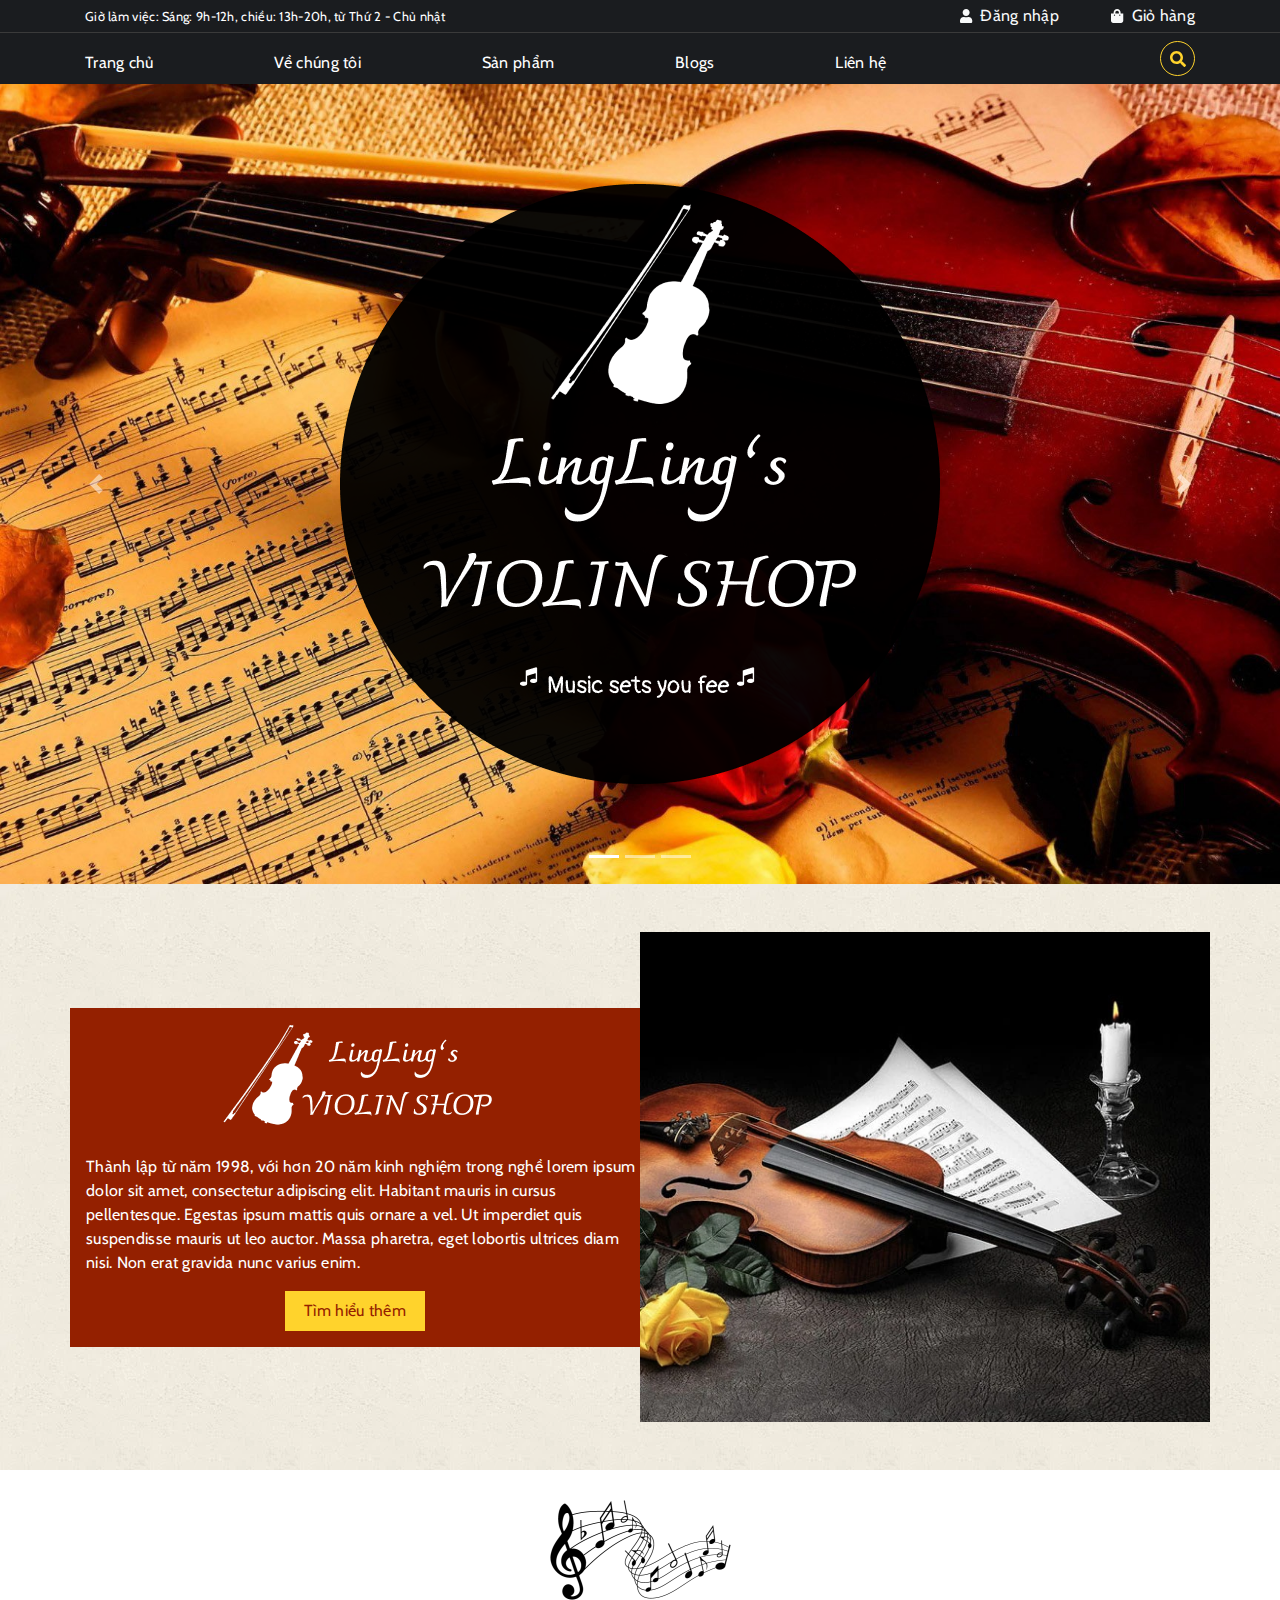
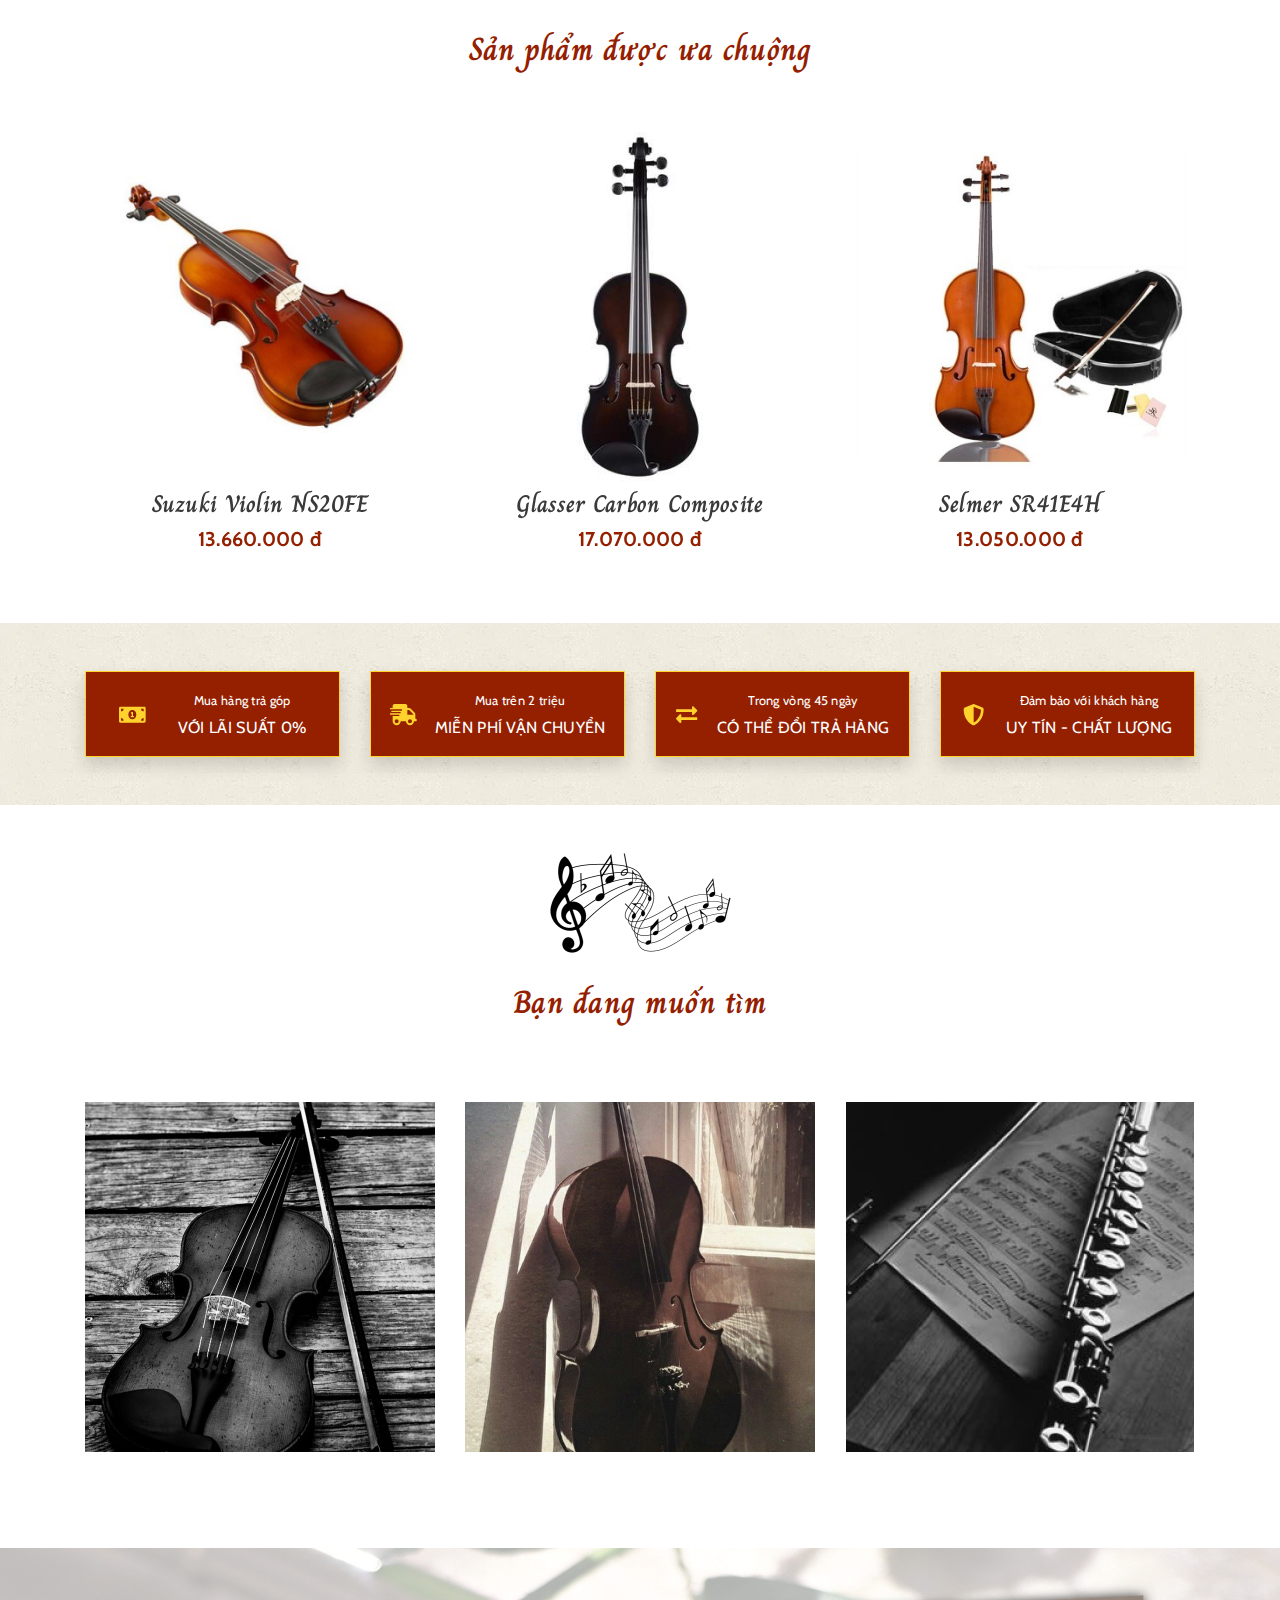
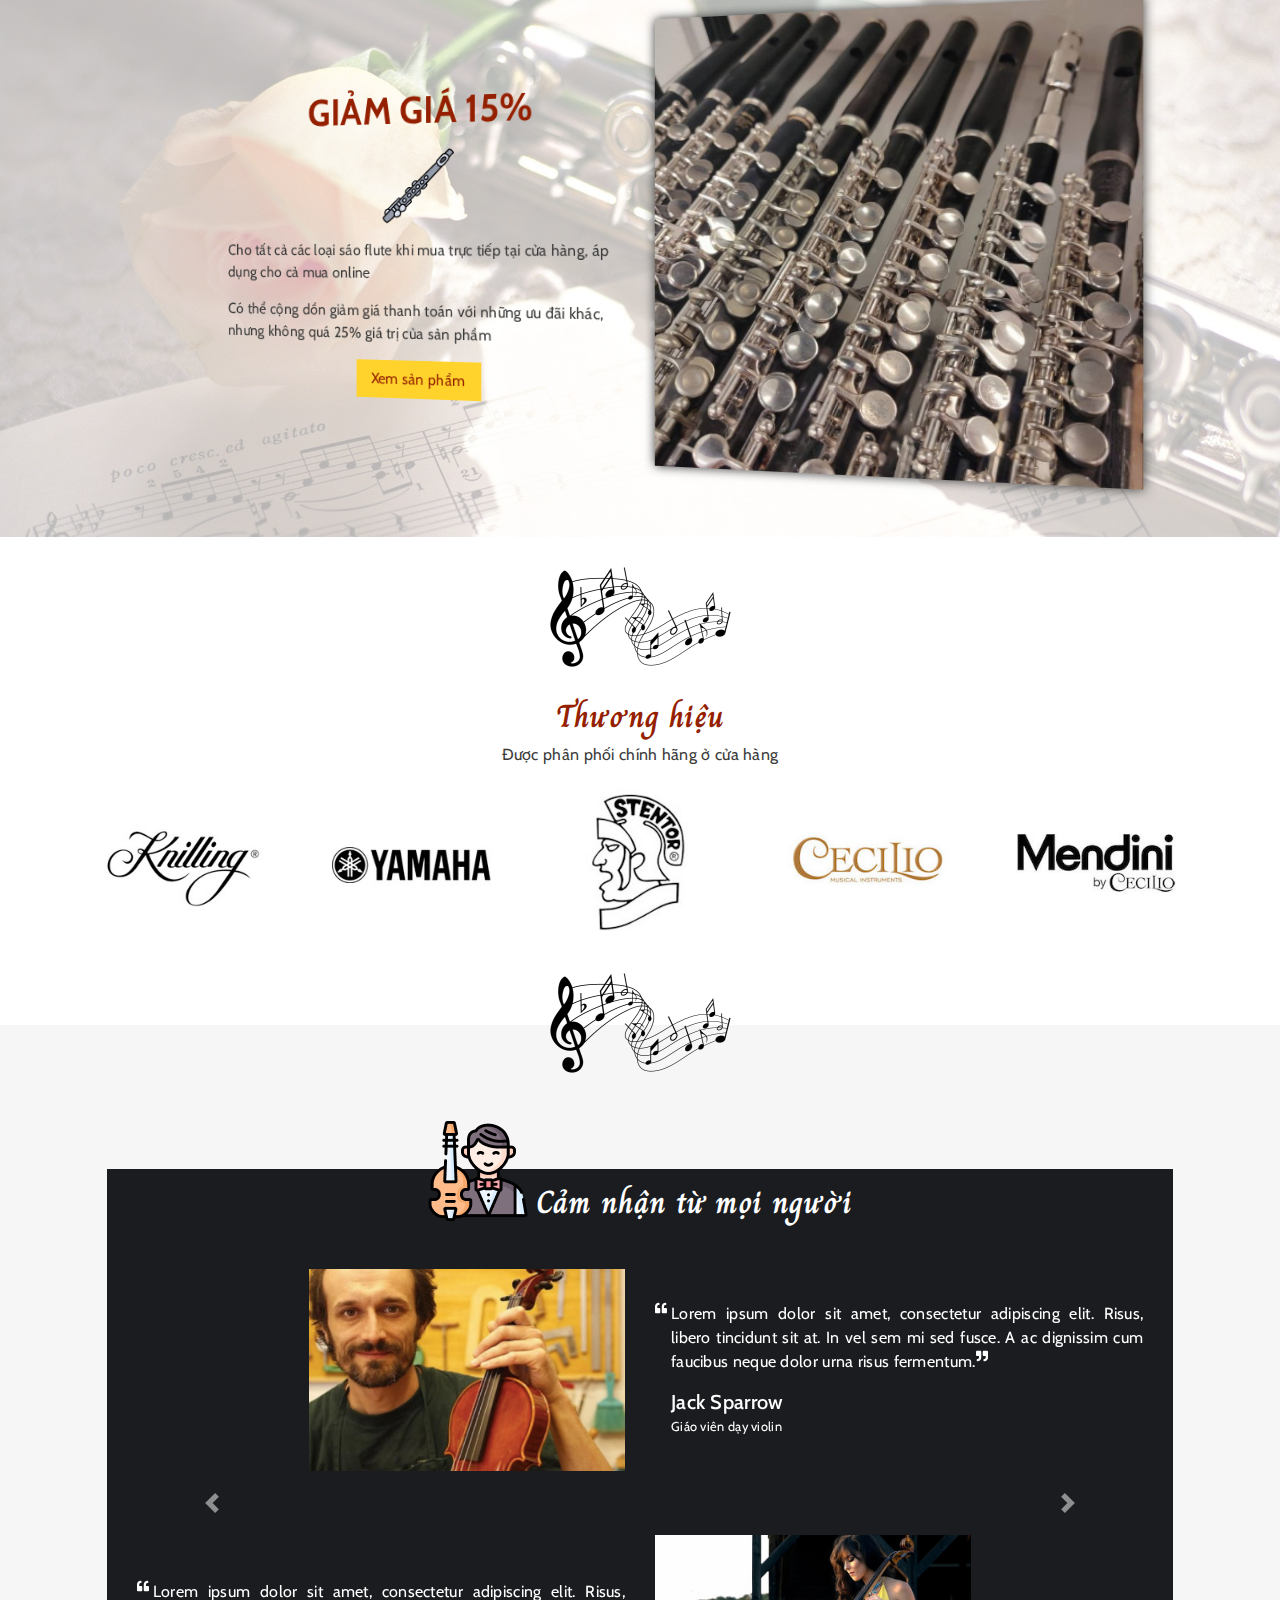
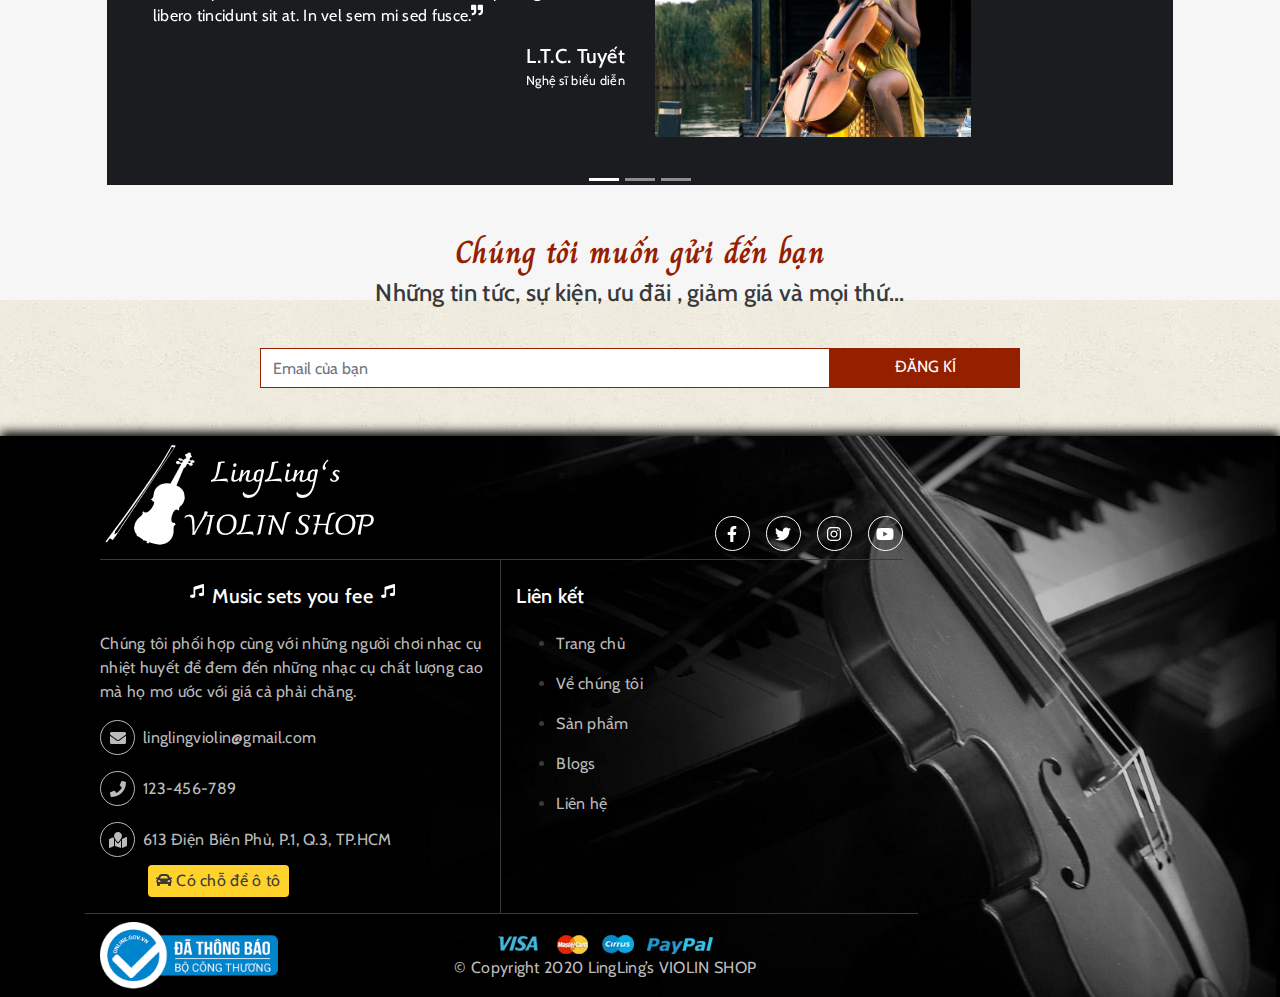
<file: index.html>
<!doctype html>
<html><!-- InstanceBegin template="/Templates/tam.dwt" codeOutsideHTMLIsLocked="false" -->
<head>
<meta charset="utf-8">
<meta http-equiv="X-UA-Compatible" content="IE=edge">
<meta name="viewport" content="width=device-width, initial-scale=1.0">
<!-- InstanceBeginEditable name="doctitle" -->
<title>Trang chủ</title>
<!-- InstanceEndEditable -->
<link rel="stylesheet" href="css/bootstrap-4.3.1.css">
<link rel="stylesheet" href="css/cloud-zoom.css"> 
<link rel="stylesheet" href="css/hover-effect.css"> 
<link rel="stylesheet" href="css/main-style.css">
<link rel="stylesheet" href="css/all.min.css">
<link rel="icon" href="images/logo.png" type="image/gif">
<!-- InstanceBeginEditable name="head" -->
<!-- InstanceEndEditable -->
</head>

<body>
<a class="navbar-brand d-md-none d-block text-center mr-0" href="#">
         <img class="img-fluid" src="images/logo-black.png">
    </a>  
<div class="pt-md-1 bg-nav-1" id="nav-1">
<div class="container text-white d-none d-md-block">
    <div class="row">
        <div class="col-lg-8 col-md-7">
            <small>Giờ làm việc: Sáng: 9h-12h, chiều: 13h-20h, từ Thứ 2 - Chủ nhật</small>
        </div>
        <div class="col-lg-4 col-md-5 text-right">
            <a href="html%20con/dang-nhap.html" class="text-light"><i class="fas fa-user fa-sm mr-2"></i>Đăng nhập</a>
            <a href="html%20con/gio-hang.html" class="text-light"><i class="fas fa-shopping-bag fa-sm mr-2 ml-5"></i>Giỏ hàng</a>
        </div>
    </div>
</div>
    <div class="line mt-1 d-none d-md-block"></div>
 
<div class="container text-white nav-1-container-2" id="navbar-phone">
<nav class="navbar navbar-expand-md navbar-dark px-0">
     <button class="navbar-toggler" type="button" data-toggle="collapse" data-target="#navbarSupportedContent1" aria-controls="navbarSupportedContent1" aria-expanded="false" aria-label="Toggle navigation"> <span class="navbar-toggler-icon"></span> </button>
    <a href="html%20con/dang-nhap.html" class="text-light d-md-none"><i class="fas fa-user fa-sm mr-2"></i>Đăng nhập</a>
    <a href="html%20con/gio-hang.html" class="text-light d-md-none"><i class="fas fa-shopping-bag fa-sm mr-2 ml-5"></i>Giỏ hàng</a>
     <div class="collapse navbar-collapse" id="navbarSupportedContent1">
       <ul class="navbar-nav col-md-9 justify-content-md-between ml-md-n2">
         <li class="nav-item">
             <i class="fas fa-music fa-xs position-absolute"></i>
             <a class="nav-link" href="index.html">Trang chủ</a>
          </li>
         <li class="nav-item">
             <i class="fas fa-music fa-xs position-absolute"></i>
             <a class="nav-link" href="html%20con/about.html">Về chúng tôi</a>
          </li>
           <li class="nav-item">
             <i class="fas fa-music fa-xs position-absolute"></i> 
             <a class="nav-link" href="html%20con/san-pham.html">Sản phẩm</a>
           </li>
           <li class="nav-item">
             <i class="fas fa-music fa-xs position-absolute"></i>  
             <a class="nav-link" href="html%20con/blogs.html">Blogs</a>
           </li>
            <li class="nav-item">
             <i class="fas fa-music fa-xs position-absolute"></i>
             <a class="nav-link" href="html%20con/lien-he.html">Liên hệ</a>
           </li>
       </ul>
       <form class="form-inline my-lg-0 position-relative ml-auto">
           <div id="search-box">
            <div class="d-flex align-items-center bg-white pr-2 border">
                <input class="form-control rounded-0 border-0" type="search" placeholder="Tìm kiếm" aria-label="Search">
               <button class="bg-transparent border-0" type="submit"><i class="fas fa-search text-grey"></i></button>
            </div>
            </div>
         <a href="#" class="border-icon" id="btn-search"><i class="fas fa-search"></i></a>
       </form>
     </div>
</nav>
</div>    
</div>
<!-- InstanceBeginEditable name="EditRegion1" -->
<main>
<section>
   <div id="carouselExampleIndicators1" class="carousel slide" data-ride="carousel">
     <ol class="carousel-indicators">
       <li data-target="#carouselExampleIndicators1" data-slide-to="0" class="active"></li>
       <li data-target="#carouselExampleIndicators1" data-slide-to="1"></li>
       <li data-target="#carouselExampleIndicators1" data-slide-to="2"></li>
     </ol>
     <div class="carousel-inner" role="listbox">
       <div class="carousel-item active slider-1">
           <img class="img-fluid" src="images/text-slider-1.png">
       </div>
       <div class="carousel-item slider-2">
           <img class="img-fluid" src="images/text-slider-2.png">
       </div>
         <div class="carousel-item slider-3">
           <img class="img-fluid" src="images/text-slider-3.png">
       </div>
     </div>  
     <a class="carousel-control-prev" href="#carouselExampleIndicators1" role="button" data-slide="prev"> <span class="carousel-control-prev-icon" aria-hidden="true"></span> <span class="sr-only">Previous</span> </a> <a class="carousel-control-next" href="#carouselExampleIndicators1" role="button" data-slide="next"> <span class="carousel-control-next-icon" aria-hidden="true"></span> <span class="sr-only">Next</span> </a> </div>
</section>
    
<section class="bg-nen-gach py-5">
    <div class="container">
        <div class="row align-items-center">
            <div class="col-md-6 bg-primary text-center py-3 px-0">
                <img class="img-fluid" src="images/logo-white.png">
                <p class="text-white mt-4 text-left ml-3">Thành lập từ năm 1998, với hơn 20 năm kinh nghiệm trong nghề lorem ipsum dolor sit amet, consectetur adipiscing elit. Habitant mauris in cursus pellentesque. Egestas ipsum mattis quis ornare a vel. Ut imperdiet quis suspendisse mauris ut leo auctor. Massa pharetra, eget lobortis ultrices diam nisi. Non erat gravida nunc varius enim.</p>
                <a href="html con/about.html" class="btn-main mx-auto">Tìm hiểu thêm</a>
            </div>
            <div class="col-md-6 px-0">
                <img class="w-100" src="images/gioi-thieu-img.webp">
            </div>
        </div>
    </div>
</section>
    
<img class="sheet-music" src="images/sheet-music.png">

<section>
    <h2 class="title">Sản phẩm được ưa chuộng</h2>
    <div class="container mt-md-5">
        <div class="row">
            <div class="col-md-4 text-center ua-chuong-item py-3">
                <img class="w-100" src="images/ua-chuong-1.jpg">
                <div class="d-flex mt-n5 justify-content-center">
                    <a href="html con/chi-tiet-san-pham.html" class="btn-main mr-2 ua-chuong-btn-1">Chi tiết sản phẩm</a>
                    <a href="#" class="btn-main ua-chuong-btn-2">Thêm vào giỏ hàng</a>
                </div>
                <h4 class="font-charm mt-3">Suzuki Violin NS20FE </h4>
                <h5 class="text-primary font-weight-bold">13.660.000 đ</h5>
            </div>
            <div class="col-md-4 text-center ua-chuong-item py-3">
                <img class="w-100" src="images/ua-chuong-2.jpg">
                <div class="d-flex mt-n5 justify-content-center">
                    <a href="chi-tiet-san-pham.html" class="btn-main mr-2 ua-chuong-btn-1">Chi tiết sản phẩm</a>
                    <a href="#" class="btn-main ua-chuong-btn-2">Thêm vào giỏ hàng</a>
                </div>
                <h4 class="font-charm mt-3">Glasser Carbon Composite </h4>
                <h5 class="text-primary font-weight-bold">17.070.000 đ</h5>
            </div>
            <div class="col-md-4 text-center ua-chuong-item py-3">
                <img class="w-100" src="images/ua-chuong-3.jpg">
                <div class="d-flex mt-n5 justify-content-center">
                    <a href="chi-tiet-san-pham.html" class="btn-main mr-2 ua-chuong-btn-1">Chi tiết sản phẩm</a>
                    <a href="#" class="btn-main ua-chuong-btn-2">Thêm vào giỏ hàng</a>
                </div>
                <h4 class="font-charm mt-3">Selmer SR41E4H</h4>
                <h5 class="text-primary font-weight-bold">13.050.000 đ</h5>
            </div>
        </div>
    </div>
</section>
    
<section class="bg-nen-gach my-5 py-5">
    <div class="container my-auto">
        <div class="row justify-content-center">
            <div class="col-lg-3 col-md-5 col-8">
                <div class="bg-primary border border-secondary d-flex align-items-center py-3 shadow">
                    <i class="fas fa-money-bill-alt fa-lg text-secondary ml-auto"></i>
                    <div class="text-white text-center mx-auto">
                    <small>Mua hàng trả góp</small>
                    <p class="mb-0 mt-1">VỚI LÃI SUẤT 0%</p>
                    </div>
                </div>
            </div>
            <div class="col-lg-3 col-md-5 col-8 mt-3 mt-md-0">
                <div class="bg-primary border border-secondary d-flex align-items-center py-3 shadow">
                    <i class="fas fa-shipping-fast fa-lg text-secondary ml-auto"></i>
                    <div class="text-white text-center mx-auto">
                    <small>Mua trên 2 triệu</small>
                    <p class="mb-0 mt-1">MIỄN PHÍ VẬN CHUYỂN</p>
                    </div>
                </div>
            </div>

            <div class="col-lg-3 col-md-5 col-8 mt-3 mt-lg-0">
                <div class="bg-primary border border-secondary d-flex align-items-center py-3 shadow">
                    <i class="fas fa-exchange-alt fa-lg text-secondary ml-auto"></i>
                    <div class="text-white text-center mx-auto">
                    <small>Trong vòng 45 ngày</small>
                    <p class="mb-0 mt-1">CÓ THỂ ĐỔI TRẢ HÀNG</p>
                    </div>
                </div>
            </div>
            <div class="col-lg-3 col-md-5 col-8 mt-3 mt-lg-0">
                <div class="bg-primary border border-secondary d-flex align-items-center py-3 shadow">
                    <i class="fas fa-shield-alt fa-lg text-secondary ml-auto"></i>
                    <div class="text-white text-center mx-auto">
                    <small>Đảm bảo với khách hàng  </small>
                    <p class="mb-0 mt-1">UY TÍN - CHẤT LƯỢNG</p>
                    </div>
                </div>
            </div>
        </div>
    </div>
</section>
    
<img class="sheet-music" src="images/sheet-music.png">
    
<section id="ban-muon-tim" class="pb-5">
    <h2 class="title pb-4">Bạn đang muốn tìm</h2>
    <div class="container">
        <div class="row">
            <div class="col-sm-4 mt-5">
                <div class="bg-ban-muon-tim-1 d-flex justify-content-center">
                    <div class="bg-opacity-20 w-100 h-100"></div>
                    <a href="html con/san-pham.html">
                        <div class="bg-opacity-90 rounded-circle">
                            <h4 class="font-charm m-auto">Violin<br>Viola</h4>
                        </div>
                    </a>
                </div>
            </div>
            <div class="col-sm-4 mt-5">
                <div class="bg-ban-muon-tim-2 d-flex justify-content-center">
                    <div class="bg-opacity-20 w-100 h-100"></div>
                    <a href="html con/san-pham.html">
                        <div class="bg-opacity-90 rounded-circle">
                            <h4 class="font-charm m-auto">Cello</h4>
                        </div>
                    </a>
                </div>
            </div>
            <div class="col-sm-4 mt-5">
                <div class="bg-ban-muon-tim-3 d-flex justify-content-center">
                    <div class="bg-opacity-20 w-100 h-100"></div>
                    <a href="html con/san-pham.html">
                        <div class="bg-opacity-90 rounded-circle">
                            <h4 class="font-charm m-auto">Flute</h4>
                        </div>
                    </a>
                </div>
            </div>
        </div>
    </div>
</section>

<section id="giam-gia">
    <div class="bg-white-70 py-5 mt-5">
        <div class="container py-4 position-relative">
            <div class="giam-gia-border-hover w-100 h-100 position-absolute"></div>
            <div class="row align-items-center giam-gia-content">
                <div class="col-md-5 offset-md-1">
                    <h1 class="text-primary font-weight-bold text-center">GIẢM GIÁ 15%</h1>
                    <img class="img-fluid d-block mx-auto my-3" src="images/flute 1.png">
                    <p>Cho tất cả các loại sáo flute khi mua trực tiếp tại cửa hàng, áp dụng cho cả mua online</p>
                    <p>Có thể cộng dồn giảm giá thanh toán với những ưu đãi khác, nhưng không quá 25% giá trị của sản phầm</p>
                    <a href="html con/san-pham.html" class="btn-main mx-auto">Xem sản phẩm</a>
                </div>
                <div class="col-md-5 d-none d-md-block">
                    <img class="w-100 giam-gia-shadow" src="images/giamgia-img.jpg">
                </div>
            </div>
        </div>
    </div>  
</section>    

<img class="sheet-music" src="images/sheet-music.png">    
    
<section>
    <h2 class="title">Thương hiệu</h2>
    <p class="text-center">Được phân phối chính hãng ở cửa hàng</p>
    <div class="container">
        <div class="row justify-content-md-around justify-content-center">
            <div class="col-md-2 col-4">
                <img class="w-100" src="images/brand-1.jpg">
            </div>
            <div class="col-md-2 col-4">
                <img class="w-100" src="images/brand-2.jpg">
            </div>
            <div class="col-md-2 col-4">
                <img class="w-100" src="images/brand-3.jpg">
            </div>
            <div class="col-md-2 col-4">
                <img class="w-100" src="images/brand-4.jpg">
            </div>
            <div class="col-md-2 col-4">
                <img class="w-100" src="images/brand-5.jpg">
            </div>
        </div>
    </div>
</section>
    
<img class="sheet-music mb-0" src="images/sheet-music.png"> 
    
<section class="bg-light mt-n5 pt-5" id="danh-gia">
    <div class="py-4 line bg-transparent"></div>
    <div class="col-lg-10 bg-dark text-white mx-auto mt-5 pb-5">
        <div class="d-md-flex justify-content-center align-items-end mb-5 text-center">
            <img class="img-fluid mt-n5" src="images/violinist.png">
            <h2 class="title text-white mb-0 ml-2">Cảm nhận từ mọi người</h2>
        </div>
        <div class="container">
          <div id="carouselExampleIndicators2" class="carousel slide" data-ride="carousel">
              <ol class="carousel-indicators">
                <li data-target="#carouselExampleIndicators2" data-slide-to="0" class="active"></li>
                <li data-target="#carouselExampleIndicators2" data-slide-to="1"></li>
                <li data-target="#carouselExampleIndicators2" data-slide-to="2"></li>
              </ol>
              <div class="carousel-inner" role="listbox">
                <div class="carousel-item active">
                    <div class="row align-items-center">
                        <div class="col-md-4 offset-md-2">
                            <img class=" img-fluid d-block mx-auto d-md-inline d-block mx-auto d-md-inline" src="images/danh-gia-img1.jpg">
                        </div>
                        <div class="col-md-6">
                            <p class="mb-0 text-justify position-relative pl-3"><i class="fas fa-quote-left fa-xs position-absolute quote-left"></i>Lorem ipsum dolor sit amet, consectetur adipiscing elit. Risus, libero tincidunt sit at. In vel sem mi sed fusce. A ac dignissim cum faucibus neque dolor urna risus fermentum. 
                            <i class="fas fa-quote-right fa-xs position-absolute"></i></p>
                            <h5 class="mb-0 mt-3 pl-3">Jack Sparrow</h5>
                            <small class="pl-3">Giáo viên dạy violin</small>
                        </div>
                    </div>
                    
                    <div class="row align-items-center flex-row-reverse mt-5 pt-3">
                        <div class="col-md-4 push-md-2">
                            <img class=" img-fluid d-block mx-auto d-md-inline" src="images/danh-gia-img2.jpg">
                        </div>
                        <div class="col-md-6 text-md-right">
                            <p class="mb-0 text-justify position-relative pl-3"><i class="fas fa-quote-left fa-xs position-absolute quote-left"></i>Lorem ipsum dolor sit amet, consectetur adipiscing elit. Risus, libero tincidunt sit at. In vel sem mi sed fusce.
                            <i class="fas fa-quote-right fa-xs position-absolute"></i></p>
                            <h5 class="mb-0 mt-3 pl-3">L.T.C. Tuyết</h5>
                            <small class="pl-3">Nghệ sĩ biểu diễn</small>
                        </div>
                    </div>
                </div>
                <div class="carousel-item">
                    <div class="row align-items-center">
                        <div class="col-md-4 offset-md-2">
                            <img class=" img-fluid d-block mx-auto d-md-inline" src="images/danh-gia-img3.jpg">
                        </div>
                        <div class="col-md-6">
                            <p class="mb-0 text-justify position-relative pl-3"><i class="fas fa-quote-left fa-xs position-absolute quote-left"></i>Lorem ipsum dolor sit amet, consectetur adipiscing elit. Risus, libero tincidunt sit at. In vel sem mi sed fusce. A ac dignissim cum faucibus neque dolor urna risus fermentum. 
                            <i class="fas fa-quote-right fa-xs position-absolute"></i></p>
                            <h5 class="mb-0 mt-3 pl-3">Jack Sparrow</h5>
                            <small class="pl-3">Giáo viên dạy violin</small>
                        </div>
                    </div>
                    
                    <div class="row align-items-center flex-row-reverse mt-5 pt-3">
                        <div class="col-md-4 push-md-2">
                            <img class=" img-fluid d-block mx-auto d-md-inline" src="images/danh-gia-img4.jpg">
                        </div>
                        <div class="col-md-6 text-md-right">
                            <p class="mb-0 text-justify position-relative pl-3"><i class="fas fa-quote-left fa-xs position-absolute quote-left"></i>Lorem ipsum dolor sit amet, consectetur adipiscing elit. Risus, libero tincidunt sit at. In vel sem mi sed fusce.
                            <i class="fas fa-quote-right fa-xs position-absolute"></i></p>
                            <h5 class="mb-0 mt-3 pl-3">L.T.C. Tuyết</h5>
                            <small class="pl-3">Nghệ sĩ biểu diễn</small>
                        </div>
                    </div>
                </div>
                <div class="carousel-item">
                    <div class="row align-items-center">
                        <div class="col-md-4 offset-md-2">
                            <img class=" img-fluid d-block mx-auto d-md-inline" src="images/danh-gia-img5.jpg">
                        </div>
                        <div class="col-md-6">
                            <p class="mb-0 text-justify position-relative pl-3"><i class="fas fa-quote-left fa-xs position-absolute quote-left"></i>Lorem ipsum dolor sit amet, consectetur adipiscing elit. Risus, libero tincidunt sit at. In vel sem mi sed fusce. A ac dignissim cum faucibus neque dolor urna risus fermentum. 
                            <i class="fas fa-quote-right fa-xs position-absolute"></i></p>
                            <h5 class="mb-0 mt-3 pl-3">Jack Sparrow</h5>
                            <small class="pl-3">Giáo viên dạy violin</small>
                        </div>
                    </div>
                    
                    <div class="row align-items-center flex-row-reverse mt-5 pt-3">
                        <div class="col-md-4 push-md-2">
                            <img class=" img-fluid d-block mx-auto d-md-inline" src="images/danh-gia-img6.jpg">
                        </div>
                        <div class="col-md-6 text-md-right">
                            <p class="mb-0 text-justify position-relative pl-3"><i class="fas fa-quote-left fa-xs position-absolute quote-left"></i>Lorem ipsum dolor sit amet, consectetur adipiscing elit. Risus, libero tincidunt sit at. In vel sem mi sed fusce.
                            <i class="fas fa-quote-right fa-xs position-absolute"></i></p>
                            <h5 class="mb-0 mt-3 pl-3">L.T.C. Tuyết</h5>
                            <small class="pl-3">Nghệ sĩ biểu diễn</small>
                        </div>
                    </div>
              </div>
              <a class="carousel-control-prev" href="#carouselExampleIndicators2" role="button" data-slide="prev"> <span class="carousel-control-prev-icon" aria-hidden="true"></span> <span class="sr-only">Previous</span> </a> <a class="carousel-control-next" href="#carouselExampleIndicators2" role="button" data-slide="next"> <span class="carousel-control-next-icon" aria-hidden="true"></span> <span class="sr-only">Next</span> </a> </div>
        </div>
        </div>
    </div>
</section>
    
<section class="bg-light pt-5" id="dang-ki">
    <h2 class="title">Chúng tôi muốn gửi đến bạn</h2>
    <h4 class="text-center">Những  tin tức, sự kiện, ưu đãi , giảm giá và mọi thứ...</h4>
    <div class="bg-nen-gach py-5 mt-n3">
        <div class="container">
        <div class="row justify-content-center">
            <div class="col-md-6 bg-white border border-primary px-0">
                <input type="email" placeholder="Email của bạn" class="form-control border-0">
            </div>
            <div class="col-md-2 bg-primary px-0">
                <button class="btn text-white w-100">ĐĂNG KÍ</button>
            </div>
        </div>
        </div>
    </div>
</section>
</main>
<!-- InstanceEndEditable -->  
   
<footer class="py-2">
    <div class="container">
      <div class="col-lg-9">
            <div class="row align-items-end">
                <div class="col-md-6">
                    <img class="img-fluid" src="images/logo-white.png">
                </div>
                <div class="col-md-6 d-flex justify-content-md-end justify-content-center mt-3 mt-md-0">
                    <a href="#">
                        <div class="border-icon text-white">
                            <i class="fab fa-facebook-f"></i>
                        </div>
                    </a>
                    <a href="#">
                        <div class="border-icon text-white ml-3">
                            <i class="fab fa-twitter"></i>
                        </div>
                    </a>
                    <a href="#">
                        <div class="border-icon text-white ml-3">
                            <i class="fab fa-instagram"></i>
                        </div>
                    </a>
                    <a href="#">
                        <div class="border-icon text-white ml-3">
                            <i class="fab fa-youtube"></i>
                        </div>
                    </a>
                </div>
            </div>
           <div class="line mt-2"></div>
         
        <div class="row">
            <div class="col-md-6 footer-border-right pt-4">
                <div class="d-flex text-white justify-content-center ">
                    <i class="fas fa-music fa-sm mr-2"></i>
                    <h5>Music sets you fee </h5>
                    <i class="fas fa-music fa-sm ml-2"></i>
                </div>
                <p class="text-grey mt-3">Chúng tôi phối hợp cùng với những người chơi nhạc cụ nhiệt huyết để đem đến những nhạc cụ chất lượng cao mà họ mơ ước với giá cả phải chăng. </p>
                <div class="d-flex text-grey align-items-center mt-3">
                    <div class="border-icon mr-2">
                        <i class="fas fa-envelope"></i>
                    </div>
                    <p class="mb-0">linglingviolin@gmail.com</p>
                </div>
                <div class="d-flex text-grey align-items-center mt-3">
                    <div class="border-icon mr-2">
                        <i class="fas fa-phone"></i>
                    </div>
                    <p class="mb-0">123-456-789</p>
                </div>
                <div class="d-flex text-grey align-items-center mt-3">
                    <div class="border-icon mr-2">
                        <i class="fas fa-map-marked"></i>
                    </div>
                    <p class="mb-0">613 Điện Biên Phủ, P.1, Q.3, TP.HCM</p>
                </div>
                <div class="d-flex ml-5 mt-2">
                    <p class="bg-secondary text-grey-dark px-2 rounded py-1"><i class="fas fa-car"></i> Có chỗ để ô tô</p>
                </div>
            </div>
            
            <div class="line d-md-none"></div>
            
          <div class="col-md-6 py-md-4 pt-4 lien-ket">
                <h5 class="text-white">Liên kết</h5>
                <ul>
                    <li class="mt-4">
                        <a href="index.html" class="text-grey">Trang chủ</a>
                    </li>
                    <li class="mt-3">
                        <a href="html%20con/about.html" class="text-grey">Về chúng tôi</a>
                    </li>
                    <li class="mt-3">
                        <a href="html%20con/san-pham.html" class="text-grey">Sản phẩm</a>
                    </li>
                    <li class="mt-3">
                        <a href="html%20con/blogs.html" class="text-grey">Blogs</a>
                    </li>
                    <li class="mt-3">
                        <a href="html%20con/lien-he.html" class="text-grey">Liên hệ</a>
                    </li>
                </ul>
            </div>
            
            <div class="line"></div>
        </div>
        
        <div class="row mt-2 align-items-center">
            <div class="col-md-3 col-5">
                <img class="img-fluid" src="images/dathongbao.png">
            </div>
            <div class="col-md-9 text-center mt-2 mt-md-0">
                <img class="img-fluid" src="images/img-bank_400x400.webp">
                <p class="text-grey mb-0">© Copyright 2020 LingLing’s VIOLIN SHOP</p>
            </div>
        </div>
        </div>
  </div>
</footer>    
    
<script src="js/jquery-3.2.1.min.js"></script>
<script src="js/popper.min.js"></script>
<script src="js/bootstrap-4.3.1.js"></script>
<script src="js/all.min.js"></script>
<script src="js/jquery.js"></script>
<script src="js/cloud-zoom.1.0.2.min.js"></script>
<script src="js/script.js"></script>
</body>
    
  
    

<!-- InstanceEnd --></html>
</file>
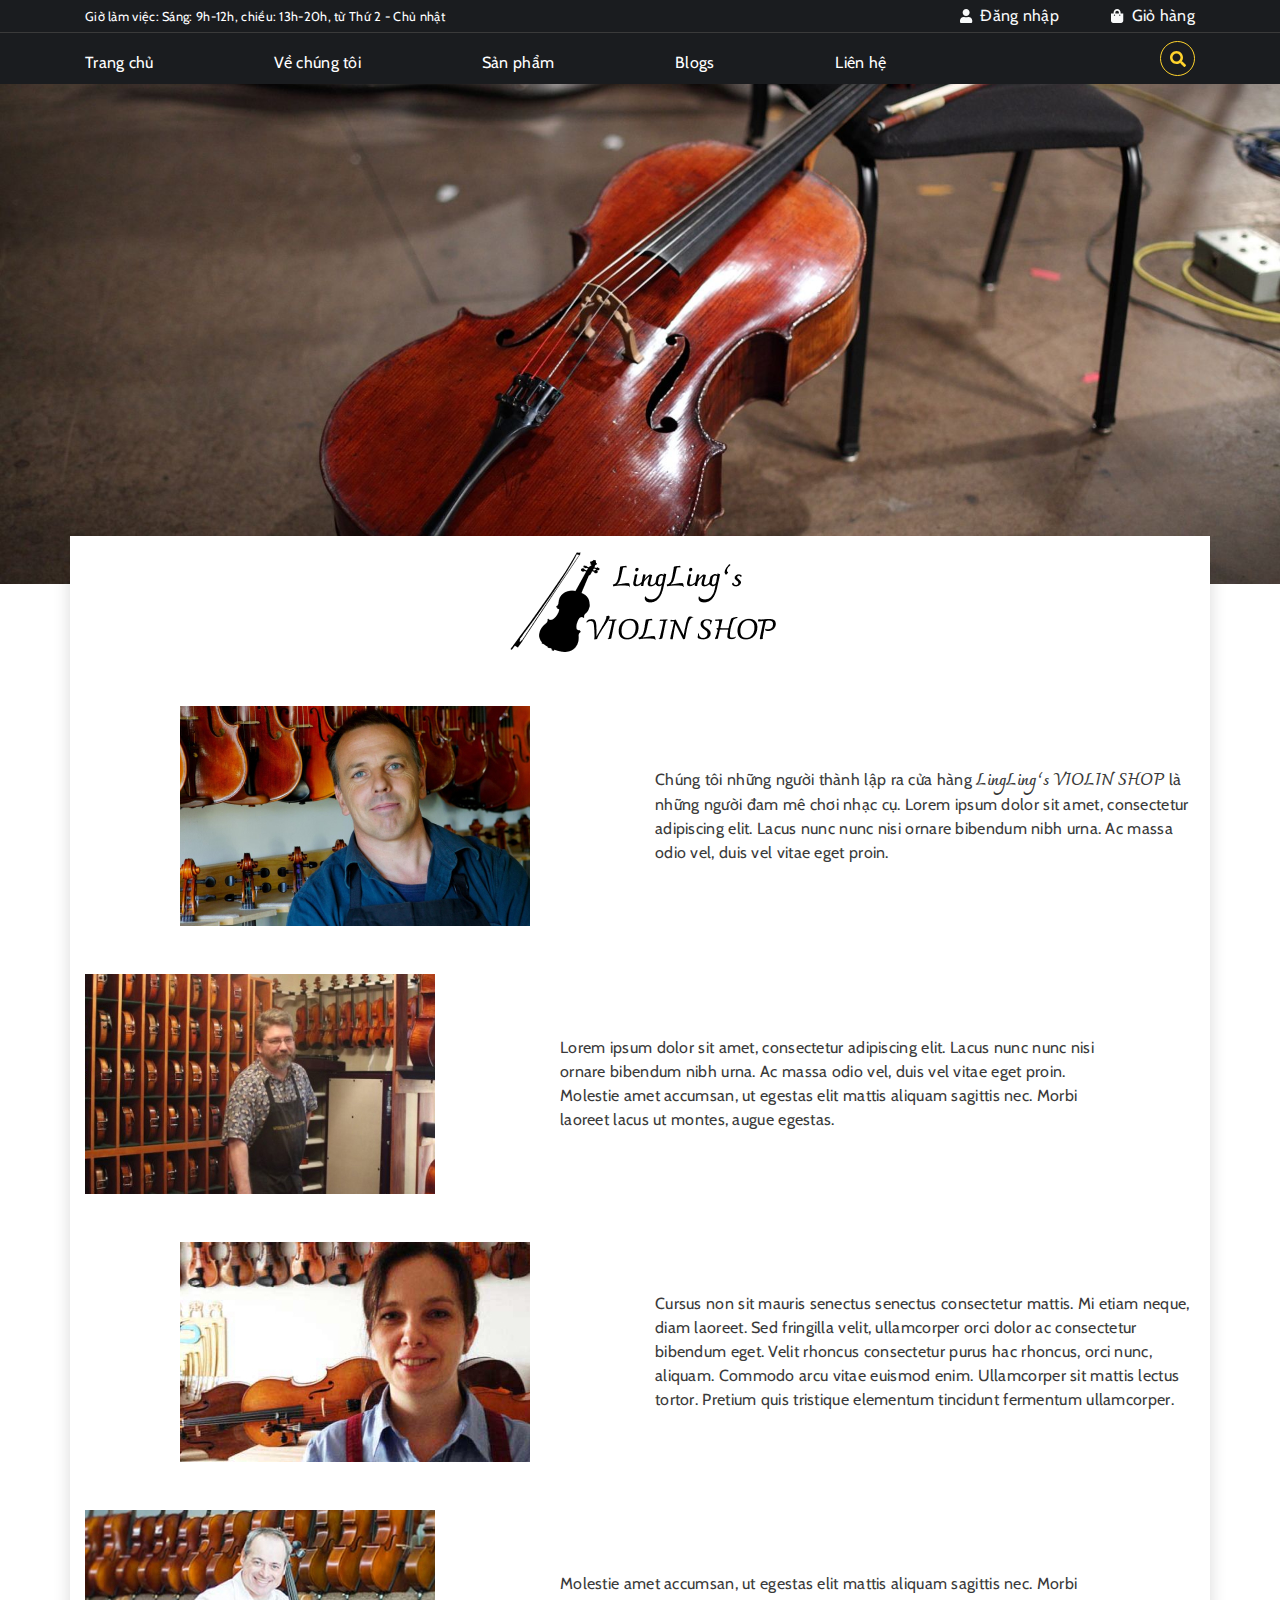
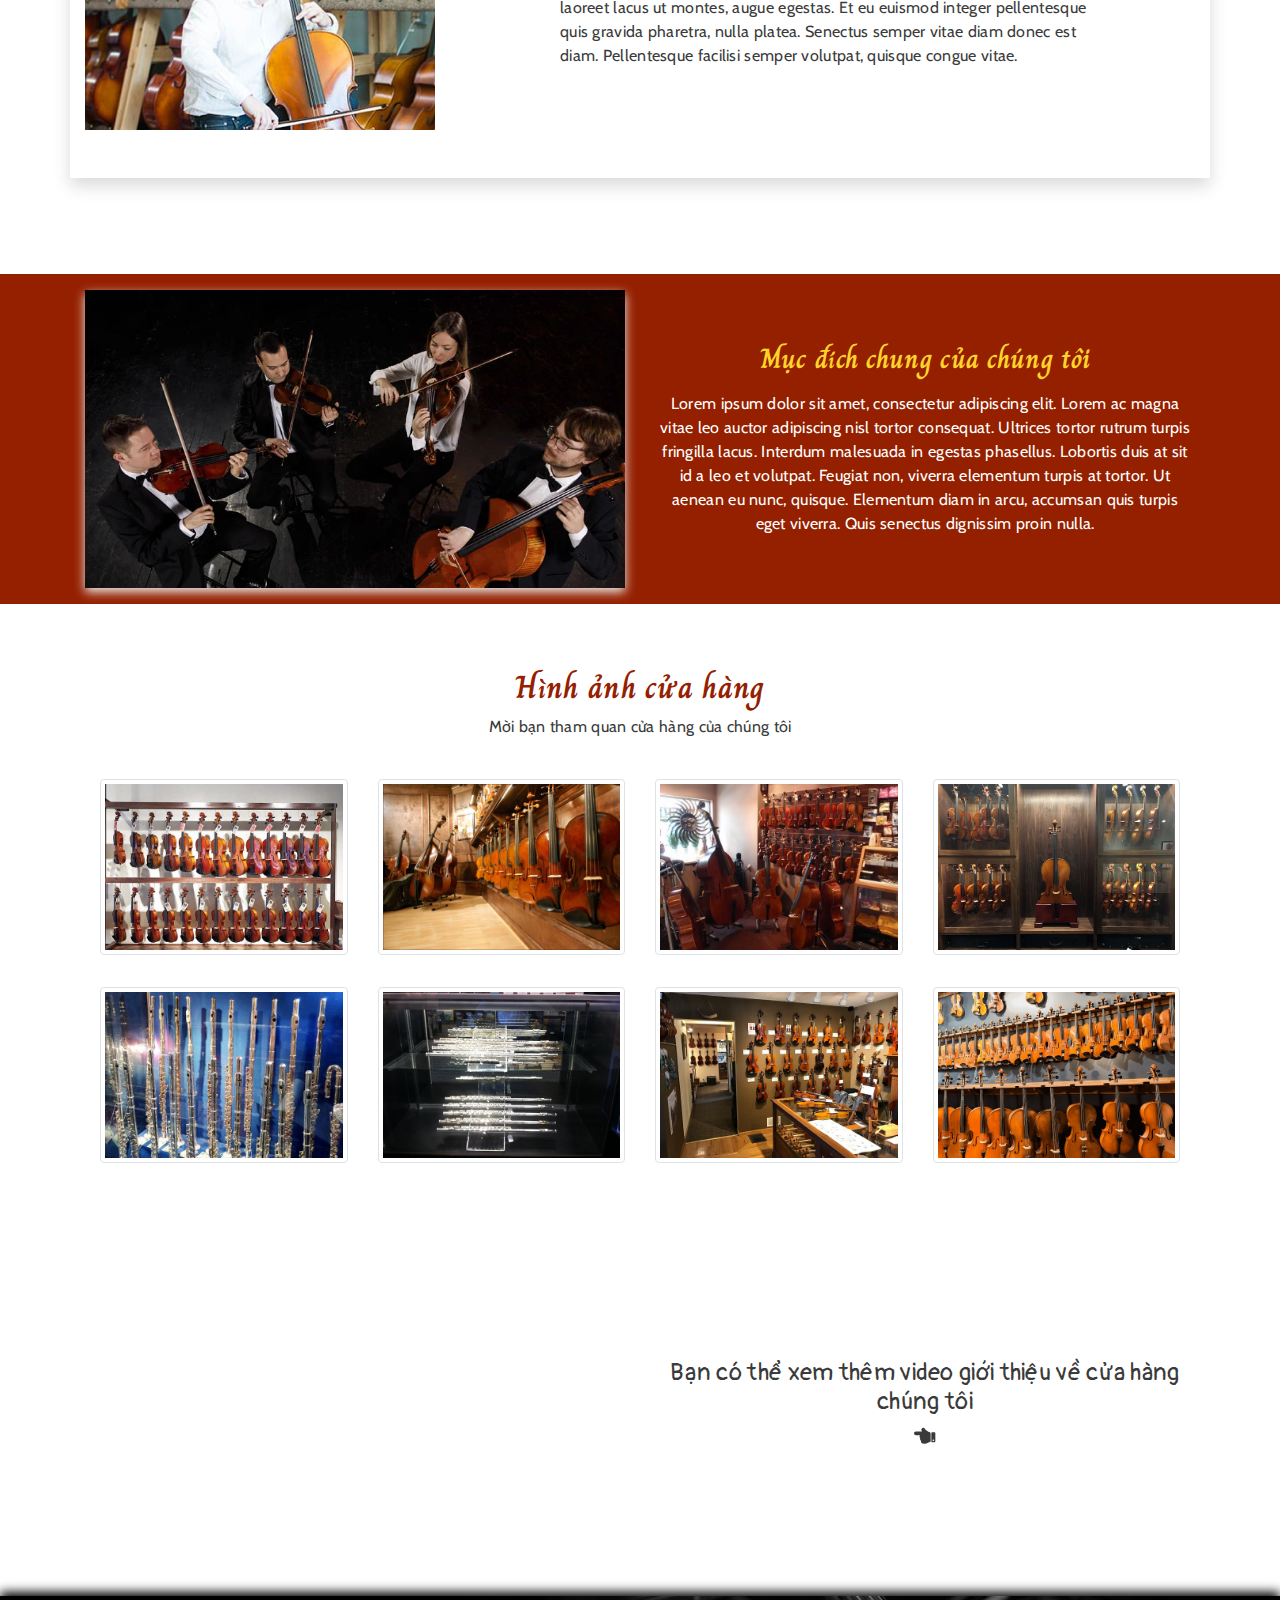
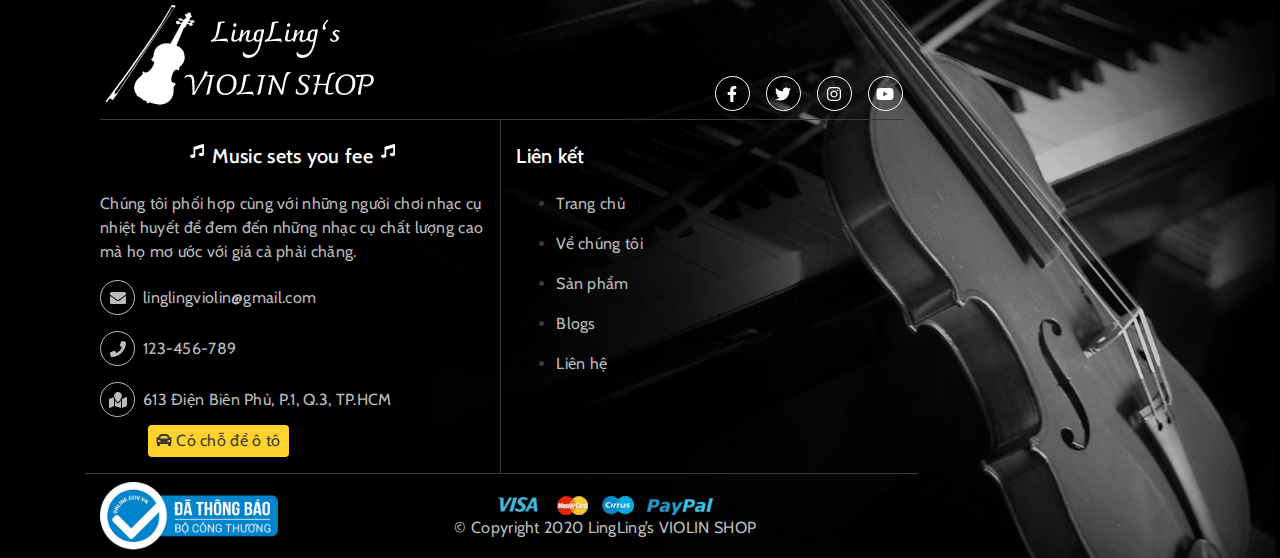
<file: html con/about.html>
<!doctype html>
<html><!-- InstanceBegin template="/Templates/tam.dwt" codeOutsideHTMLIsLocked="false" -->
<head>
<meta charset="utf-8">
<meta http-equiv="X-UA-Compatible" content="IE=edge">
<meta name="viewport" content="width=device-width, initial-scale=1.0">
<!-- InstanceBeginEditable name="doctitle" -->
<title>Về chúng tôi</title>
<!-- InstanceEndEditable -->
<link rel="stylesheet" href="../css/bootstrap-4.3.1.css">
<link rel="stylesheet" href="../css/cloud-zoom.css"> 
<link rel="stylesheet" href="../css/hover-effect.css"> 
<link rel="stylesheet" href="../css/main-style.css">
<link rel="stylesheet" href="../css/all.min.css">
<link rel="icon" href="../images/logo.png" type="image/gif">
<!-- InstanceBeginEditable name="head" -->
<!-- InstanceEndEditable -->
</head>

<body>
<a class="navbar-brand d-md-none d-block text-center mr-0" href="#">
         <img class="img-fluid" src="../images/logo-black.png">
    </a>  
<div class="pt-md-1 bg-nav-1" id="nav-1">
<div class="container text-white d-none d-md-block">
    <div class="row">
        <div class="col-lg-8 col-md-7">
            <small>Giờ làm việc: Sáng: 9h-12h, chiều: 13h-20h, từ Thứ 2 - Chủ nhật</small>
        </div>
        <div class="col-lg-4 col-md-5 text-right">
            <a href="dang-nhap.html" class="text-light"><i class="fas fa-user fa-sm mr-2"></i>Đăng nhập</a>
            <a href="gio-hang.html" class="text-light"><i class="fas fa-shopping-bag fa-sm mr-2 ml-5"></i>Giỏ hàng</a>
        </div>
    </div>
</div>
    <div class="line mt-1 d-none d-md-block"></div>
 
<div class="container text-white nav-1-container-2" id="navbar-phone">
<nav class="navbar navbar-expand-md navbar-dark px-0">
     <button class="navbar-toggler" type="button" data-toggle="collapse" data-target="#navbarSupportedContent1" aria-controls="navbarSupportedContent1" aria-expanded="false" aria-label="Toggle navigation"> <span class="navbar-toggler-icon"></span> </button>
    <a href="dang-nhap.html" class="text-light d-md-none"><i class="fas fa-user fa-sm mr-2"></i>Đăng nhập</a>
    <a href="gio-hang.html" class="text-light d-md-none"><i class="fas fa-shopping-bag fa-sm mr-2 ml-5"></i>Giỏ hàng</a>
     <div class="collapse navbar-collapse" id="navbarSupportedContent1">
       <ul class="navbar-nav col-md-9 justify-content-md-between ml-md-n2">
         <li class="nav-item">
             <i class="fas fa-music fa-xs position-absolute"></i>
             <a class="nav-link" href="../index.html">Trang chủ</a>
          </li>
         <li class="nav-item">
             <i class="fas fa-music fa-xs position-absolute"></i>
             <a class="nav-link" href="about.html">Về chúng tôi</a>
          </li>
           <li class="nav-item">
             <i class="fas fa-music fa-xs position-absolute"></i> 
             <a class="nav-link" href="san-pham.html">Sản phẩm</a>
           </li>
           <li class="nav-item">
             <i class="fas fa-music fa-xs position-absolute"></i>  
             <a class="nav-link" href="blogs.html">Blogs</a>
           </li>
            <li class="nav-item">
             <i class="fas fa-music fa-xs position-absolute"></i>
             <a class="nav-link" href="lien-he.html">Liên hệ</a>
           </li>
       </ul>
       <form class="form-inline my-lg-0 position-relative ml-auto">
           <div id="search-box">
            <div class="d-flex align-items-center bg-white pr-2 border">
                <input class="form-control rounded-0 border-0" type="search" placeholder="Tìm kiếm" aria-label="Search">
               <button class="bg-transparent border-0" type="submit"><i class="fas fa-search text-grey"></i></button>
            </div>
            </div>
         <a href="#" class="border-icon" id="btn-search"><i class="fas fa-search"></i></a>
       </form>
     </div>
</nav>
</div>    
</div>
<!-- InstanceBeginEditable name="EditRegion1" -->
<main>
 <section class="bg-banner banner-about"></section>
    
<section class="pb-md-5">
    <div class="container shadow mt-sm-n5 bg-white pt-3 pb-5">
        <img class="img-fluid d-none mx-auto d-md-block" src="../images/logo-black.png">
        
        <div class="row align-items-center mt-5 gioi-thieu-item">
            <div class="col-md-4 offset-md-1 col-sm-6">
                <div class="box4">
                    <img class="img-fluid" src="../images/about-img-1.jpg">
                    <div class="box-content">
                        <h4 class="font-charm text-white mb-0 text-center">Williamson</h4>
                    </div>
                </div>
            </div>
            <div class="col-md-6 offset-md-1 mt-2 mt-md-0 col-sm-6">
                <p class="mb-0 text-justify text-md-left">Chúng tôi  những người thành lập ra cửa hàng <span class="font-charmonman"> LingLing’s VIOLIN SHOP </span>là những người đam mê chơi nhạc cụ. Lorem ipsum dolor sit amet, consectetur  adipiscing elit. Lacus nunc nunc nisi ornare bibendum nibh urna. Ac massa odio vel, duis vel vitae eget proin. </p>
            </div>
        </div>
        <div class="row align-items-center mt-5 gioi-thieu-item">
            <div class="col-md-4 col-sm-6">
                <div class="box4">
                    <img class="img-fluid" src="../images/about-img-2.jpg">
                    <div class="box-content">
                        <h4 class="font-charm text-white mb-0 text-center">Joe</h4>
                    </div>
                </div>
            </div>
            <div class="col-md-6 offset-md-1 mt-2 mt-md-0 col-sm-6">
                <p class="mb-0 text-justify text-md-left"> Lorem ipsum dolor sit amet, consectetur adipiscing elit. Lacus nunc nunc nisi ornare bibendum nibh urna. Ac massa odio vel, duis vel vitae eget proin. Molestie amet accumsan, ut egestas elit mattis aliquam sagittis nec. Morbi laoreet lacus ut montes, augue egestas. </p>
            </div>
        </div>
        <div class="row align-items-center mt-5 gioi-thieu-item">
            <div class="col-md-4 offset-md-1 col-sm-6">
                <div class="box4">
                    <img class="img-fluid" src="../images/about-img-3.jpg">
                    <div class="box-content">
                        <h4 class="font-charm text-white mb-0 text-center">Elsa</h4>
                    </div>
                </div>
            </div>
            <div class="col-md-6 offset-md-1 mt-2 mt-md-0 col-sm-6">
                <p class="mb-0 text-justify text-md-left"> Cursus non sit mauris senectus senectus consectetur mattis. Mi etiam neque, diam laoreet. Sed fringilla velit, ullamcorper orci dolor ac consectetur bibendum eget. Velit rhoncus consectetur purus hac rhoncus, orci nunc, aliquam. Commodo arcu vitae euismod enim. Ullamcorper sit mattis lectus tortor. Pretium quis tristique elementum tincidunt fermentum ullamcorper.</p>
            </div>
        </div>
        <div class="row align-items-center mt-5 gioi-thieu-item">
            <div class="col-md-4 col-sm-6">
                <div class="box4">
                    <img class="img-fluid" src="../images/about-img-4.jpg">
                    <div class="box-content">
                        <h4 class="font-charm text-white mb-0 text-center">Eddy</h4>
                    </div>
                </div>
            </div>
            <div class="col-md-6 offset-md-1 mt-2 mt-md-0 col-sm-6">
                <p class="mb-0 text-justify text-md-left">Molestie amet accumsan, ut egestas elit mattis aliquam sagittis nec. Morbi laoreet lacus ut montes, augue egestas. Et eu euismod integer pellentesque quis gravida pharetra, nulla platea. Senectus semper vitae diam donec est diam. Pellentesque facilisi semper volutpat, quisque congue vitae.</p>
            </div>
        </div>
    </div>
</section>
    
<section class="bg-primary py-3 mt-sm-5" id="muc-dich-chung">
    <div class="container">
        <div class="row align-items-center">
            <div class="col-lg-6 col-md-9 mx-md-auto">
                <img class="img-fluid muc-dich-chung-shadow" src="../images/muc-dich-chung-img.webp">
            </div>
            <div class="col-lg-6">
                 <h3 class="font-charm text-secondary text-center mt-3 mt-lg-0">Mục đích chung của chúng tôi</h3>
                <p class="text-center text-white mt-3 mb-0">Lorem ipsum dolor sit amet, consectetur adipiscing elit. Lorem ac magna vitae leo auctor adipiscing nisl tortor consequat. Ultrices tortor rutrum turpis fringilla lacus. Interdum malesuada in egestas phasellus. Lobortis duis at sit id a leo et volutpat. Feugiat non, viverra elementum turpis at tortor. Ut aenean eu nunc, quisque. Elementum diam in arcu, accumsan quis turpis eget viverra. Quis senectus dignissim proin nulla. </p>
            </div>
        </div>
    </div>
</section>
    
<section class="my-5 py-3" id="hinhanh-cuahang">
    <div class="container">
        <h2 class="title">Hình ảnh cửa hàng</h2>
        <p class="mb-md-4 text-center">Mời bạn  tham quan cửa hàng của chúng tôi</p>
      
    <div class="container">
  <div class="row">
    <div class="col-lg-3 col-md-4 col-6" data-toggle="modal" data-target="#modal">
      <a href="#lightbox" data-slide-to="0"><img src="../images/hinh-anh-cua-hang-1.jpg" class="img-thumbnail my-3"></a>
    </div>
    <div class="col-lg-3 col-md-4 col-6" data-toggle="modal" data-target="#modal">
      <a href="#lightbox" data-slide-to="1"><img src="../images/hinh-anh-cua-hang-2.jpg" class="img-thumbnail my-3"></a>
    </div>
    <div class="col-lg-3 col-md-4 col-6" data-toggle="modal" data-target="#modal">
      <a href="#lightbox" data-slide-to="2"><img src="../images/hinh-anh-cua-hang-3.jpg" class="img-thumbnail my-3"></a>
    </div>
    <div class="col-lg-3 col-md-4 col-6" data-toggle="modal" data-target="#modal">
      <a href="#lightbox" data-slide-to="3"><img src="../images/hinh-anh-cua-hang-4.jpg" class="img-thumbnail my-3"></a>
    </div>
    <div class="col-lg-3 col-md-4 col-6" data-toggle="modal" data-target="#modal">
      <a href="#lightbox" data-slide-to="4"><img src="../images/hinh-anh-cua-hang-5.jpg" class="img-thumbnail my-3"></a>
    </div>
    <div class="col-lg-3 col-md-4 col-6" data-toggle="modal" data-target="#modal">
      <a href="#lightbox" data-slide-to="5"><img src="../images/hinh-anh-cua-hang-6.jpg" class="img-thumbnail my-3"></a>
    </div>
    <div class="col-lg-3 col-md-4 col-6" data-toggle="modal" data-target="#modal">
      <a href="#lightbox" data-slide-to="6"><img src="../images/hinh-anh-cua-hang-7.jpg" class="img-thumbnail my-3"></a>
    </div>
    <div class="col-lg-3 col-md-4 col-6" data-toggle="modal" data-target="#modal">
      <a href="#lightbox" data-slide-to="7"><img src="../images/hinh-anh-cua-hang-8.jpg" class="img-thumbnail my-3"></a>
    </div>    
  </div>
</div>
<!-- Modal -->

<div class="modal fade" id="modal" tabindex="-1" role="dialog" aria-labelledby="Lightbox Gallery by Bootstrap 4" aria-hidden="true">
	<div class="modal-dialog modal-dialog-centered" role="document">
		<div class="modal-content">
			<div class="modal-body">
				<div id="lightbox" class="carousel slide" data-ride="carousel" data-interval="5000" data-keyboard="true">
					<ol class="carousel-indicators">
						<li data-target="#lightbox" data-slide-to="0"></li>
						<li data-target="#lightbox" data-slide-to="1"></li>
						<li data-target="#lightbox" data-slide-to="2"></li>
						<li data-target="#lightbox" data-slide-to="3"></li>
						<li data-target="#lightbox" data-slide-to="4"></li>
						<li data-target="#lightbox" data-slide-to="5"></li>
						<li data-target="#lightbox" data-slide-to="6"></li>
						<li data-target="#lightbox" data-slide-to="7"></li>
					</ol>
					<div class="carousel-inner">
						<div class="carousel-item active"><img src="../images/hinh-anh-cua-hang-1.jpg" class="w-100">
							 </div>
						<div class="carousel-item"><img src="../images/hinh-anh-cua-hang-2.jpg" class="w-100">
							 </div>
						<div class="carousel-item"><img src="../images/hinh-anh-cua-hang-3.jpg" class="w-100">
							 </div>
						<div class="carousel-item"><img src="../images/hinh-anh-cua-hang-4.jpg" class="w-100">
							 </div>
						<div class="carousel-item"><img src="../images/hinh-anh-cua-hang-5.jpg" class="w-100">
							 </div>
						<div class="carousel-item"><img src="../images/hinh-anh-cua-hang-6.jpg" class="w-100">
							 </div>
						<div class="carousel-item"><img src="../images/hinh-anh-cua-hang-7.jpg" class="w-100">
							 </div>
						<div class="carousel-item"><img src="../images/hinh-anh-cua-hang-8.jpg" class="w-100">
							 </div>
					</div>
					<a class="carousel-control-prev" href="#lightbox" role="button" data-slide="prev"><span class="carousel-control-prev-icon" aria-hidden="true"></span><span class="sr-only">Previous</span></a>
					<a class="carousel-control-next" href="#lightbox" role="button" data-slide="next"><span class="carousel-control-next-icon" aria-hidden="true"></span><span class="sr-only">Next</span></a>
				</div>
			</div>
		</div>
	</div>
</div>        
        
        <h5 class="font-pangolin font-weight-normal pt-5 d-md-none">Video giới thiệu về cửa hàng chúng tôi</h5>
        
        <div class="row align-items-center mt-md-5 pt-md-5">
            <div class="col-md-6">
                <iframe width="100%" height="250" src="https://www.youtube.com/embed/FkeyCzs-iy4" frameborder="0" allow="accelerometer; autoplay; clipboard-write; encrypted-media; gyroscope; picture-in-picture" allowfullscreen></iframe>
            </div>
            <div class="col-md-6 text-center d-none d-md-block">
                <h4 class="font-pangolin font-weight-normal">Bạn có thể xem thêm video giới thiệu về cửa hàng chúng tôi</h4>
                <i class="fas fa-hand-point-left fa-lg"></i>
            </div>
        </div>
    </div>
</section>   
</main>
<!-- InstanceEndEditable -->  
   
<footer class="py-2">
    <div class="container">
      <div class="col-lg-9">
            <div class="row align-items-end">
                <div class="col-md-6">
                    <img class="img-fluid" src="../images/logo-white.png">
                </div>
                <div class="col-md-6 d-flex justify-content-md-end justify-content-center mt-3 mt-md-0">
                    <a href="#">
                        <div class="border-icon text-white">
                            <i class="fab fa-facebook-f"></i>
                        </div>
                    </a>
                    <a href="#">
                        <div class="border-icon text-white ml-3">
                            <i class="fab fa-twitter"></i>
                        </div>
                    </a>
                    <a href="#">
                        <div class="border-icon text-white ml-3">
                            <i class="fab fa-instagram"></i>
                        </div>
                    </a>
                    <a href="#">
                        <div class="border-icon text-white ml-3">
                            <i class="fab fa-youtube"></i>
                        </div>
                    </a>
                </div>
            </div>
           <div class="line mt-2"></div>
         
        <div class="row">
            <div class="col-md-6 footer-border-right pt-4">
                <div class="d-flex text-white justify-content-center ">
                    <i class="fas fa-music fa-sm mr-2"></i>
                    <h5>Music sets you fee </h5>
                    <i class="fas fa-music fa-sm ml-2"></i>
                </div>
                <p class="text-grey mt-3">Chúng tôi phối hợp cùng với những người chơi nhạc cụ nhiệt huyết để đem đến những nhạc cụ chất lượng cao mà họ mơ ước với giá cả phải chăng. </p>
                <div class="d-flex text-grey align-items-center mt-3">
                    <div class="border-icon mr-2">
                        <i class="fas fa-envelope"></i>
                    </div>
                    <p class="mb-0">linglingviolin@gmail.com</p>
                </div>
                <div class="d-flex text-grey align-items-center mt-3">
                    <div class="border-icon mr-2">
                        <i class="fas fa-phone"></i>
                    </div>
                    <p class="mb-0">123-456-789</p>
                </div>
                <div class="d-flex text-grey align-items-center mt-3">
                    <div class="border-icon mr-2">
                        <i class="fas fa-map-marked"></i>
                    </div>
                    <p class="mb-0">613 Điện Biên Phủ, P.1, Q.3, TP.HCM</p>
                </div>
                <div class="d-flex ml-5 mt-2">
                    <p class="bg-secondary text-grey-dark px-2 rounded py-1"><i class="fas fa-car"></i> Có chỗ để ô tô</p>
                </div>
            </div>
            
            <div class="line d-md-none"></div>
            
          <div class="col-md-6 py-md-4 pt-4 lien-ket">
                <h5 class="text-white">Liên kết</h5>
                <ul>
                    <li class="mt-4">
                        <a href="../index.html" class="text-grey">Trang chủ</a>
                    </li>
                    <li class="mt-3">
                        <a href="about.html" class="text-grey">Về chúng tôi</a>
                    </li>
                    <li class="mt-3">
                        <a href="san-pham.html" class="text-grey">Sản phẩm</a>
                    </li>
                    <li class="mt-3">
                        <a href="blogs.html" class="text-grey">Blogs</a>
                    </li>
                    <li class="mt-3">
                        <a href="lien-he.html" class="text-grey">Liên hệ</a>
                    </li>
                </ul>
            </div>
            
            <div class="line"></div>
        </div>
        
        <div class="row mt-2 align-items-center">
            <div class="col-md-3 col-5">
                <img class="img-fluid" src="../images/dathongbao.png">
            </div>
            <div class="col-md-9 text-center mt-2 mt-md-0">
                <img class="img-fluid" src="../images/img-bank_400x400.webp">
                <p class="text-grey mb-0">© Copyright 2020 LingLing’s VIOLIN SHOP</p>
            </div>
        </div>
        </div>
  </div>
</footer>    
    
<script src="../js/jquery-3.2.1.min.js"></script>
<script src="../js/popper.min.js"></script>
<script src="../js/bootstrap-4.3.1.js"></script>
<script src="../js/all.min.js"></script>
<script src="../js/jquery.js"></script>
<script src="../js/cloud-zoom.1.0.2.min.js"></script>
<script src="../js/script.js"></script>
</body>
    
  
    

<!-- InstanceEnd --></html>
</file>
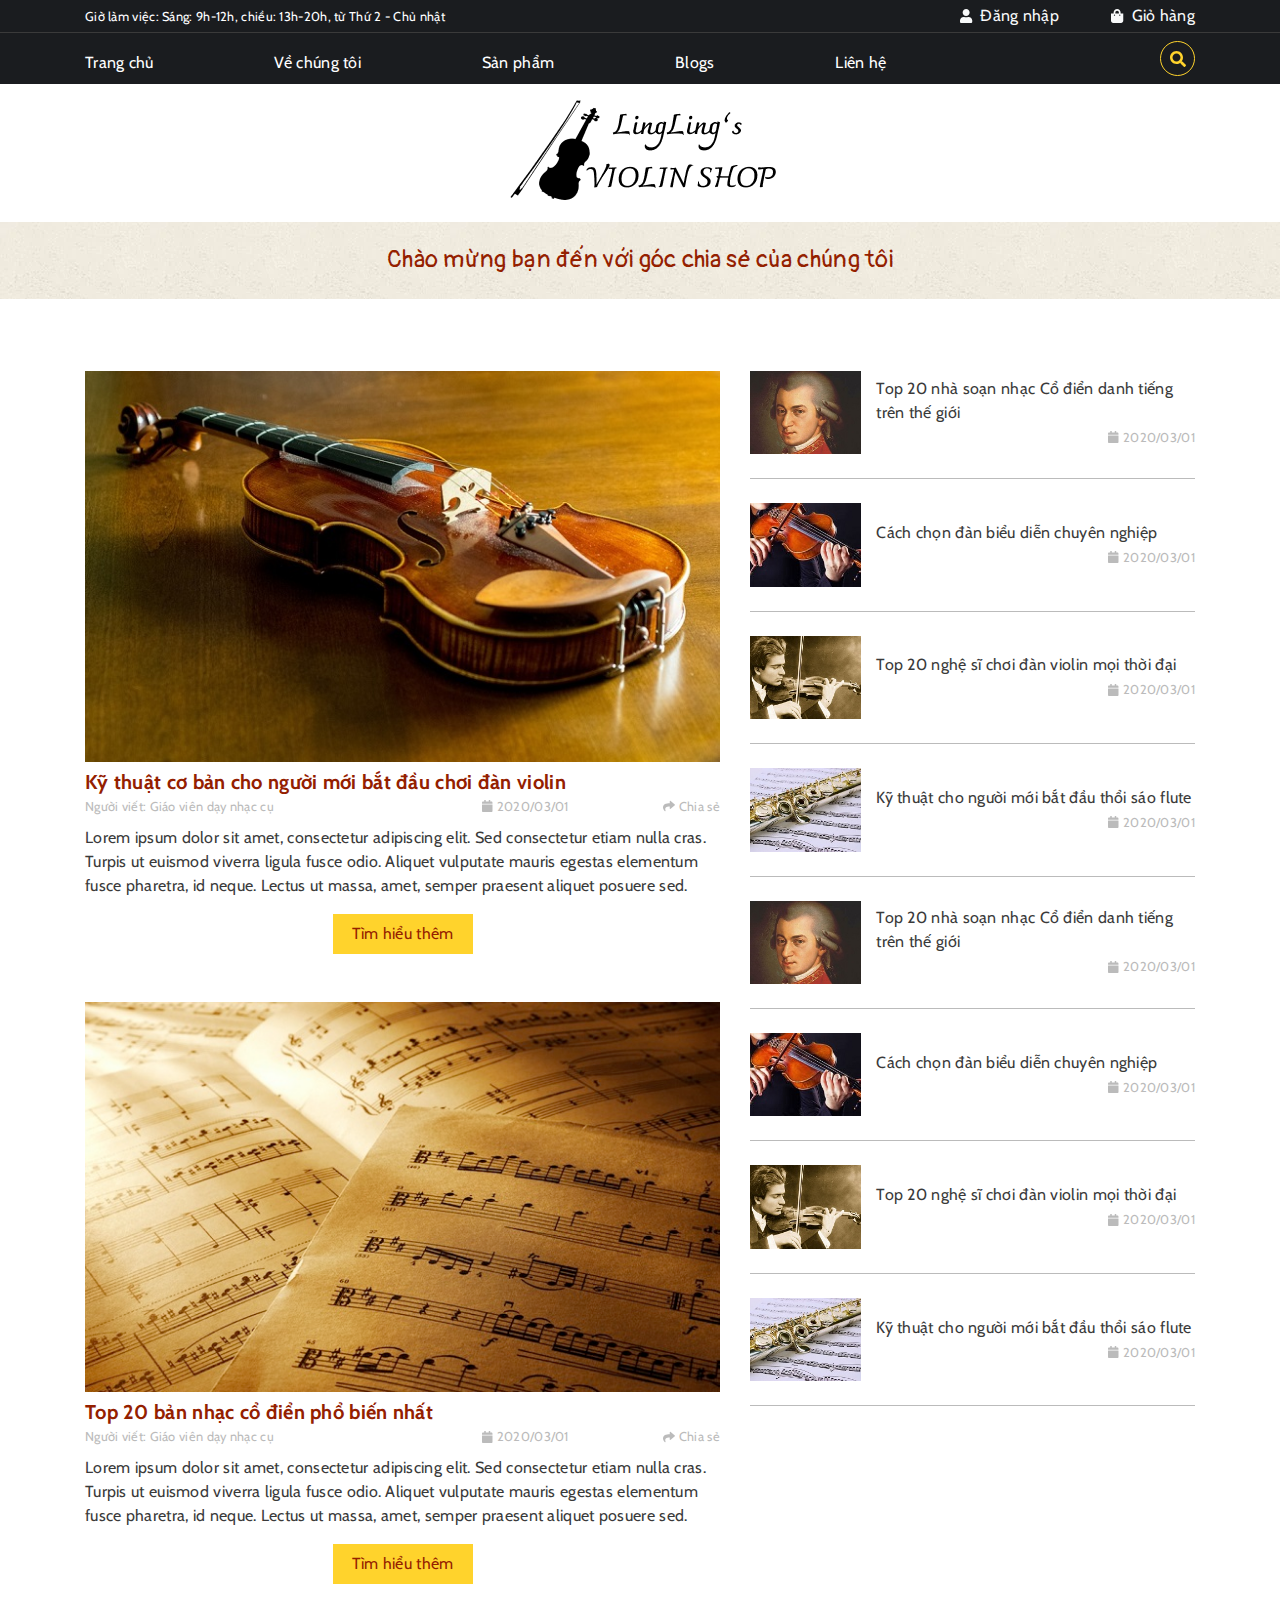
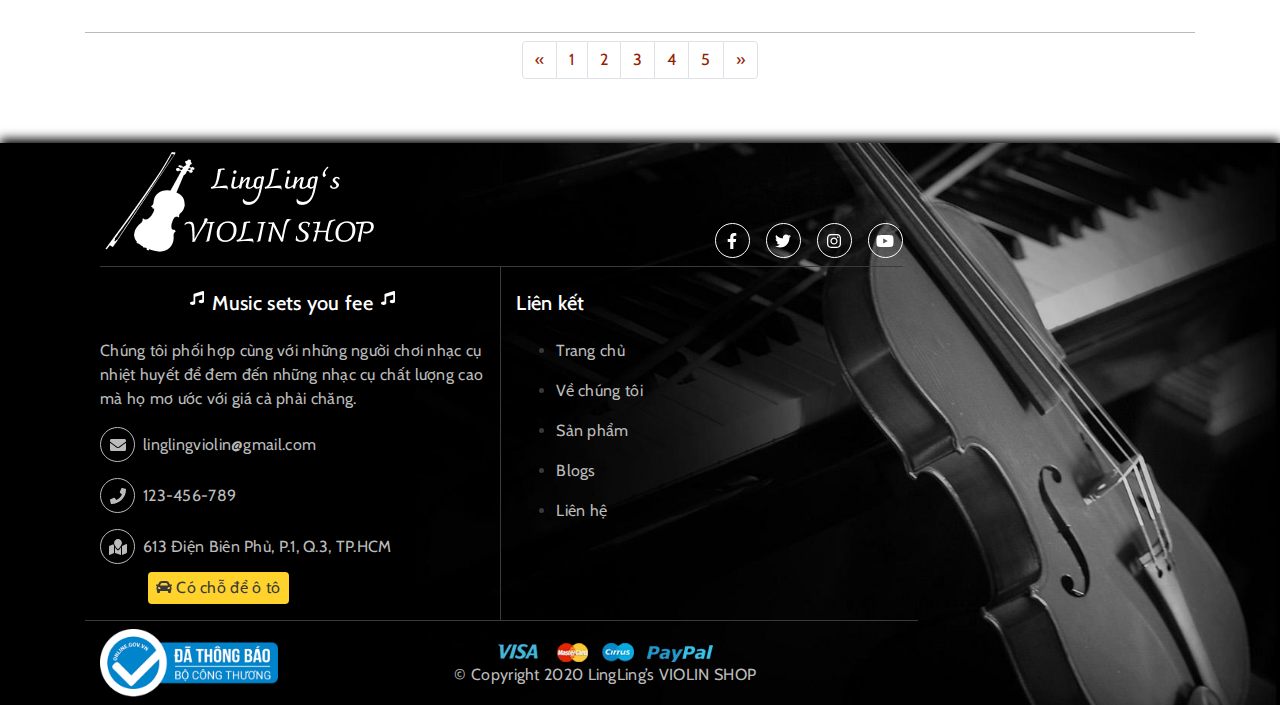
<file: html con/blogs.html>
<!doctype html>
<html><!-- InstanceBegin template="/Templates/tam.dwt" codeOutsideHTMLIsLocked="false" -->
<head>
<meta charset="utf-8">
<meta http-equiv="X-UA-Compatible" content="IE=edge">
<meta name="viewport" content="width=device-width, initial-scale=1.0">
<!-- InstanceBeginEditable name="doctitle" -->
<title>Blogs</title>
<!-- InstanceEndEditable -->
<link rel="stylesheet" href="../css/bootstrap-4.3.1.css">
<link rel="stylesheet" href="../css/cloud-zoom.css"> 
<link rel="stylesheet" href="../css/hover-effect.css"> 
<link rel="stylesheet" href="../css/main-style.css">
<link rel="stylesheet" href="../css/all.min.css">
<link rel="icon" href="../images/logo.png" type="image/gif">
<!-- InstanceBeginEditable name="head" -->
<!-- InstanceEndEditable -->
</head>

<body>
<a class="navbar-brand d-md-none d-block text-center mr-0" href="#">
         <img class="img-fluid" src="../images/logo-black.png">
    </a>  
<div class="pt-md-1 bg-nav-1" id="nav-1">
<div class="container text-white d-none d-md-block">
    <div class="row">
        <div class="col-lg-8 col-md-7">
            <small>Giờ làm việc: Sáng: 9h-12h, chiều: 13h-20h, từ Thứ 2 - Chủ nhật</small>
        </div>
        <div class="col-lg-4 col-md-5 text-right">
            <a href="dang-nhap.html" class="text-light"><i class="fas fa-user fa-sm mr-2"></i>Đăng nhập</a>
            <a href="gio-hang.html" class="text-light"><i class="fas fa-shopping-bag fa-sm mr-2 ml-5"></i>Giỏ hàng</a>
        </div>
    </div>
</div>
    <div class="line mt-1 d-none d-md-block"></div>
 
<div class="container text-white nav-1-container-2" id="navbar-phone">
<nav class="navbar navbar-expand-md navbar-dark px-0">
     <button class="navbar-toggler" type="button" data-toggle="collapse" data-target="#navbarSupportedContent1" aria-controls="navbarSupportedContent1" aria-expanded="false" aria-label="Toggle navigation"> <span class="navbar-toggler-icon"></span> </button>
    <a href="dang-nhap.html" class="text-light d-md-none"><i class="fas fa-user fa-sm mr-2"></i>Đăng nhập</a>
    <a href="gio-hang.html" class="text-light d-md-none"><i class="fas fa-shopping-bag fa-sm mr-2 ml-5"></i>Giỏ hàng</a>
     <div class="collapse navbar-collapse" id="navbarSupportedContent1">
       <ul class="navbar-nav col-md-9 justify-content-md-between ml-md-n2">
         <li class="nav-item">
             <i class="fas fa-music fa-xs position-absolute"></i>
             <a class="nav-link" href="../index.html">Trang chủ</a>
          </li>
         <li class="nav-item">
             <i class="fas fa-music fa-xs position-absolute"></i>
             <a class="nav-link" href="about.html">Về chúng tôi</a>
          </li>
           <li class="nav-item">
             <i class="fas fa-music fa-xs position-absolute"></i> 
             <a class="nav-link" href="san-pham.html">Sản phẩm</a>
           </li>
           <li class="nav-item">
             <i class="fas fa-music fa-xs position-absolute"></i>  
             <a class="nav-link" href="blogs.html">Blogs</a>
           </li>
            <li class="nav-item">
             <i class="fas fa-music fa-xs position-absolute"></i>
             <a class="nav-link" href="lien-he.html">Liên hệ</a>
           </li>
       </ul>
       <form class="form-inline my-lg-0 position-relative ml-auto">
           <div id="search-box">
            <div class="d-flex align-items-center bg-white pr-2 border">
                <input class="form-control rounded-0 border-0" type="search" placeholder="Tìm kiếm" aria-label="Search">
               <button class="bg-transparent border-0" type="submit"><i class="fas fa-search text-grey"></i></button>
            </div>
            </div>
         <a href="#" class="border-icon" id="btn-search"><i class="fas fa-search"></i></a>
       </form>
     </div>
</nav>
</div>    
</div>
<!-- InstanceBeginEditable name="EditRegion1" -->
<main>
<img class="img-fluid d-none d-md-block mx-auto my-3" src="../images/logo-black.png">
<section class="bg-nen-gach py-4 mb-5">
    <h4 class="text-primary text-center mb-0 font-pangolin">Chào mừng bạn đến với góc chia sẻ của chúng tôi</h4>
</section>
    
<section class="py-4 mb-4">
    <div class="container">
        <div class="row">
            <div class="col-md-7">
                <div>
                <img class="w-100" src="../images/blog-img-large.jpg">
                <h5 class="text-primary font-weight-bold mb-0 mt-2">Kỹ thuật cơ bản cho người mới bắt đầu chơi đàn violin</h5>
                <div class="row text-grey">
                    <div class="col-md-6">
                        <small>Người viết: Giáo viên dạy nhạc cụ</small>
                    </div>
                    <div class="col-md-3 text-right px-0 col-8">
                        <i class="fas fa-calendar fa-xs ml-2"></i>
                        <small>2020/03/01</small>
                    </div>
                    <div class="col-md-3 text-right col-4">
                        <i class="fas fa-share fa-xs ml-2"></i>
                        <small>Chia sẻ</small>
                    </div>                
                </div>
                <p class="mt-2">Lorem ipsum dolor sit amet, consectetur adipiscing elit. Sed consectetur etiam nulla cras. Turpis ut euismod viverra ligula fusce odio. Aliquet vulputate mauris egestas elementum fusce pharetra, id neque. Lectus ut massa, amet, semper praesent aliquet posuere sed.</p>
                <a href="#" class="btn-main mx-auto">Tìm hiểu thêm</a>
                </div>
                
                <div class="mt-5">
                <img class="w-100" src="../images/blog-img-large-2.jpg">
                <h5 class="text-primary font-weight-bold mb-0 mt-2">Top 20 bản nhạc cổ điển phổ biến nhất</h5>
                <div class="row text-grey">
                    <div class="col-md-6">
                        <small>Người viết: Giáo viên dạy nhạc cụ</small>
                    </div>
                    <div class="col-md-3 text-right px-0 col-8">
                        <i class="fas fa-calendar fa-xs ml-2"></i>
                        <small>2020/03/01</small>
                    </div>
                    <div class="col-md-3 text-right col-4">
                        <i class="fas fa-share fa-xs ml-2"></i>
                        <small>Chia sẻ</small>
                    </div>                
                </div>
                <p class="mt-2">Lorem ipsum dolor sit amet, consectetur adipiscing elit. Sed consectetur etiam nulla cras. Turpis ut euismod viverra ligula fusce odio. Aliquet vulputate mauris egestas elementum fusce pharetra, id neque. Lectus ut massa, amet, semper praesent aliquet posuere sed.</p>
                <a href="#" class="btn-main mx-auto">Tìm hiểu thêm</a>
                </div>
            </div>
            
            <div class="col-md-5 mt-5 mt-md-0 blogs-right">
                <a href="#" class="text-grey-dark">
                <div class="d-flex align-items-center flex-wrap">
                    <div class="col-md-3 px-0 col-5">
                        <img class="img-fluid" src="../images/blogs-img-small.jpg">
                    </div>
                    <div class="col-md-9 pr-0 col-7">
                        <p class="mb-0">Top 20 nhà soạn nhạc Cổ điển danh tiếng trên thế giới </p>
                        <div class="text-right text-grey">
                            <i class="fas fa-calendar fa-xs ml-2"></i>
                            <small>2020/03/01</small>
                        </div>
                    </div>
                    <div class="line bg-grey my-4"></div>
                </div>
                </a>
                <a href="#" class="text-grey-dark">
                <div class="d-flex align-items-center flex-wrap">
                    <div class="col-md-3 px-0 col-5">
                        <img class="img-fluid" src="../images/blogs-img-small-2.jpg">
                    </div>
                    <div class="col-md-9 pr-0 col-7">
                        <p class="mb-0">Cách chọn đàn biểu diễn chuyên nghiệp </p>
                        <div class="text-right text-grey">
                            <i class="fas fa-calendar fa-xs ml-2"></i>
                            <small>2020/03/01</small>
                        </div>
                    </div>
                    <div class="line bg-grey my-4"></div>
                </div>
                </a>
                <a href="#" class="text-grey-dark">
                <div class="d-flex align-items-center flex-wrap">
                    <div class="col-md-3 px-0 col-5">
                        <img class="img-fluid" src="../images/blogs-img-small-3.jpg">
                    </div>
                    <div class="col-md-9 pr-0 col-7">
                        <p class="mb-0">Top 20 nghệ sĩ chơi đàn violin mọi thời đại </p>
                        <div class="text-right text-grey">
                            <i class="fas fa-calendar fa-xs ml-2"></i>
                            <small>2020/03/01</small>
                        </div>
                    </div>
                    <div class="line bg-grey my-4"></div>
                </div>
                </a>
                <a href="#" class="text-grey-dark">
                <div class="d-flex align-items-center flex-wrap">
                    <div class="col-md-3 px-0 col-5">
                        <img class="img-fluid" src="../images/blogs-img-small-4.jpg">
                    </div>
                    <div class="col-md-9 pr-0 col-7">
                        <p class="mb-0">Kỹ thuật cho người mới bắt đầu thổi sáo flute</p>
                        <div class="text-right text-grey">
                            <i class="fas fa-calendar fa-xs ml-2"></i>
                            <small>2020/03/01</small>
                        </div>
                    </div>
                    <div class="line bg-grey my-4"></div>
                </div>
                </a>
                <a href="#" class="text-grey-dark">
                <div class="d-flex align-items-center flex-wrap">
                    <div class="col-md-3 px-0 col-5">
                        <img class="img-fluid" src="../images/blogs-img-small.jpg">
                    </div>
                    <div class="col-md-9 pr-0 col-7">
                        <p class="mb-0">Top 20 nhà soạn nhạc Cổ điển danh tiếng trên thế giới </p>
                        <div class="text-right text-grey">
                            <i class="fas fa-calendar fa-xs ml-2"></i>
                            <small>2020/03/01</small>
                        </div>
                    </div>
                    <div class="line bg-grey my-4"></div>
                </div>
                </a>
                <a href="#" class="text-grey-dark">
                <div class="d-flex align-items-center flex-wrap">
                    <div class="col-md-3 px-0 col-5">
                        <img class="img-fluid" src="../images/blogs-img-small-2.jpg">
                    </div>
                    <div class="col-md-9 pr-0 col-7">
                        <p class="mb-0">Cách chọn đàn biểu diễn chuyên nghiệp </p>
                        <div class="text-right text-grey">
                            <i class="fas fa-calendar fa-xs ml-2"></i>
                            <small>2020/03/01</small>
                        </div>
                    </div>
                    <div class="line bg-grey my-4"></div>
                </div>
                </a>
                <a href="#" class="text-grey-dark">
                <div class="d-flex align-items-center flex-wrap">
                    <div class="col-md-3 px-0 col-5">
                        <img class="img-fluid" src="../images/blogs-img-small-3.jpg">
                    </div>
                    <div class="col-md-9 pr-0 col-7">
                        <p class="mb-0">Top 20 nghệ sĩ chơi đàn violin mọi thời đại </p>
                        <div class="text-right text-grey">
                            <i class="fas fa-calendar fa-xs ml-2"></i>
                            <small>2020/03/01</small>
                        </div>
                    </div>
                    <div class="line bg-grey my-4"></div>
                </div>
                </a>
                <a href="#" class="text-grey-dark">
                <div class="d-flex align-items-center flex-wrap">
                    <div class="col-md-3 px-0 col-5">
                        <img class="img-fluid" src="../images/blogs-img-small-4.jpg">
                    </div>
                    <div class="col-md-9 pr-0 col-7">
                        <p class="mb-0">Kỹ thuật cho người mới bắt đầu thổi sáo flute</p>
                        <div class="text-right text-grey">
                            <i class="fas fa-calendar fa-xs ml-2"></i>
                            <small>2020/03/01</small>
                        </div>
                    </div>
                    <div class="line bg-grey my-4"></div>
                </div>
                </a>
          </div>
        </div>
    <div class="line bg-grey mt-5 mb-2"></div>
      <nav aria-label="Page navigation example">
          <!-- Add class .pagination-lg for larger blocks or .pagination-sm for smaller blocks-->
          <ul class="pagination justify-content-center">
            <li class="page-item"> <a class="page-link" href="#" aria-label="Previous"> <span aria-hidden="true">&laquo;</span> <span class="sr-only">Previous</span> </a> </li>
            <li class="page-item"><a class="page-link" href="#">1</a></li>
            <li class="page-item"><a class="page-link" href="#">2</a></li>
            <li class="page-item"><a class="page-link" href="#">3</a></li>
            <li class="page-item"><a class="page-link" href="#">4</a></li>
            <li class="page-item"><a class="page-link" href="#">5</a></li>
            <li class="page-item"> <a class="page-link" href="#" aria-label="Next"> <span aria-hidden="true">&raquo;</span> <span class="sr-only">Next</span> </a> </li>
          </ul>
      </nav>
    </div>
</section>
</main>
<!-- InstanceEndEditable -->  
   
<footer class="py-2">
    <div class="container">
      <div class="col-lg-9">
            <div class="row align-items-end">
                <div class="col-md-6">
                    <img class="img-fluid" src="../images/logo-white.png">
                </div>
                <div class="col-md-6 d-flex justify-content-md-end justify-content-center mt-3 mt-md-0">
                    <a href="#">
                        <div class="border-icon text-white">
                            <i class="fab fa-facebook-f"></i>
                        </div>
                    </a>
                    <a href="#">
                        <div class="border-icon text-white ml-3">
                            <i class="fab fa-twitter"></i>
                        </div>
                    </a>
                    <a href="#">
                        <div class="border-icon text-white ml-3">
                            <i class="fab fa-instagram"></i>
                        </div>
                    </a>
                    <a href="#">
                        <div class="border-icon text-white ml-3">
                            <i class="fab fa-youtube"></i>
                        </div>
                    </a>
                </div>
            </div>
           <div class="line mt-2"></div>
         
        <div class="row">
            <div class="col-md-6 footer-border-right pt-4">
                <div class="d-flex text-white justify-content-center ">
                    <i class="fas fa-music fa-sm mr-2"></i>
                    <h5>Music sets you fee </h5>
                    <i class="fas fa-music fa-sm ml-2"></i>
                </div>
                <p class="text-grey mt-3">Chúng tôi phối hợp cùng với những người chơi nhạc cụ nhiệt huyết để đem đến những nhạc cụ chất lượng cao mà họ mơ ước với giá cả phải chăng. </p>
                <div class="d-flex text-grey align-items-center mt-3">
                    <div class="border-icon mr-2">
                        <i class="fas fa-envelope"></i>
                    </div>
                    <p class="mb-0">linglingviolin@gmail.com</p>
                </div>
                <div class="d-flex text-grey align-items-center mt-3">
                    <div class="border-icon mr-2">
                        <i class="fas fa-phone"></i>
                    </div>
                    <p class="mb-0">123-456-789</p>
                </div>
                <div class="d-flex text-grey align-items-center mt-3">
                    <div class="border-icon mr-2">
                        <i class="fas fa-map-marked"></i>
                    </div>
                    <p class="mb-0">613 Điện Biên Phủ, P.1, Q.3, TP.HCM</p>
                </div>
                <div class="d-flex ml-5 mt-2">
                    <p class="bg-secondary text-grey-dark px-2 rounded py-1"><i class="fas fa-car"></i> Có chỗ để ô tô</p>
                </div>
            </div>
            
            <div class="line d-md-none"></div>
            
          <div class="col-md-6 py-md-4 pt-4 lien-ket">
                <h5 class="text-white">Liên kết</h5>
                <ul>
                    <li class="mt-4">
                        <a href="../index.html" class="text-grey">Trang chủ</a>
                    </li>
                    <li class="mt-3">
                        <a href="about.html" class="text-grey">Về chúng tôi</a>
                    </li>
                    <li class="mt-3">
                        <a href="san-pham.html" class="text-grey">Sản phẩm</a>
                    </li>
                    <li class="mt-3">
                        <a href="blogs.html" class="text-grey">Blogs</a>
                    </li>
                    <li class="mt-3">
                        <a href="lien-he.html" class="text-grey">Liên hệ</a>
                    </li>
                </ul>
            </div>
            
            <div class="line"></div>
        </div>
        
        <div class="row mt-2 align-items-center">
            <div class="col-md-3 col-5">
                <img class="img-fluid" src="../images/dathongbao.png">
            </div>
            <div class="col-md-9 text-center mt-2 mt-md-0">
                <img class="img-fluid" src="../images/img-bank_400x400.webp">
                <p class="text-grey mb-0">© Copyright 2020 LingLing’s VIOLIN SHOP</p>
            </div>
        </div>
        </div>
  </div>
</footer>    
    
<script src="../js/jquery-3.2.1.min.js"></script>
<script src="../js/popper.min.js"></script>
<script src="../js/bootstrap-4.3.1.js"></script>
<script src="../js/all.min.js"></script>
<script src="../js/jquery.js"></script>
<script src="../js/cloud-zoom.1.0.2.min.js"></script>
<script src="../js/script.js"></script>
</body>
    
  
    

<!-- InstanceEnd --></html>
</file>
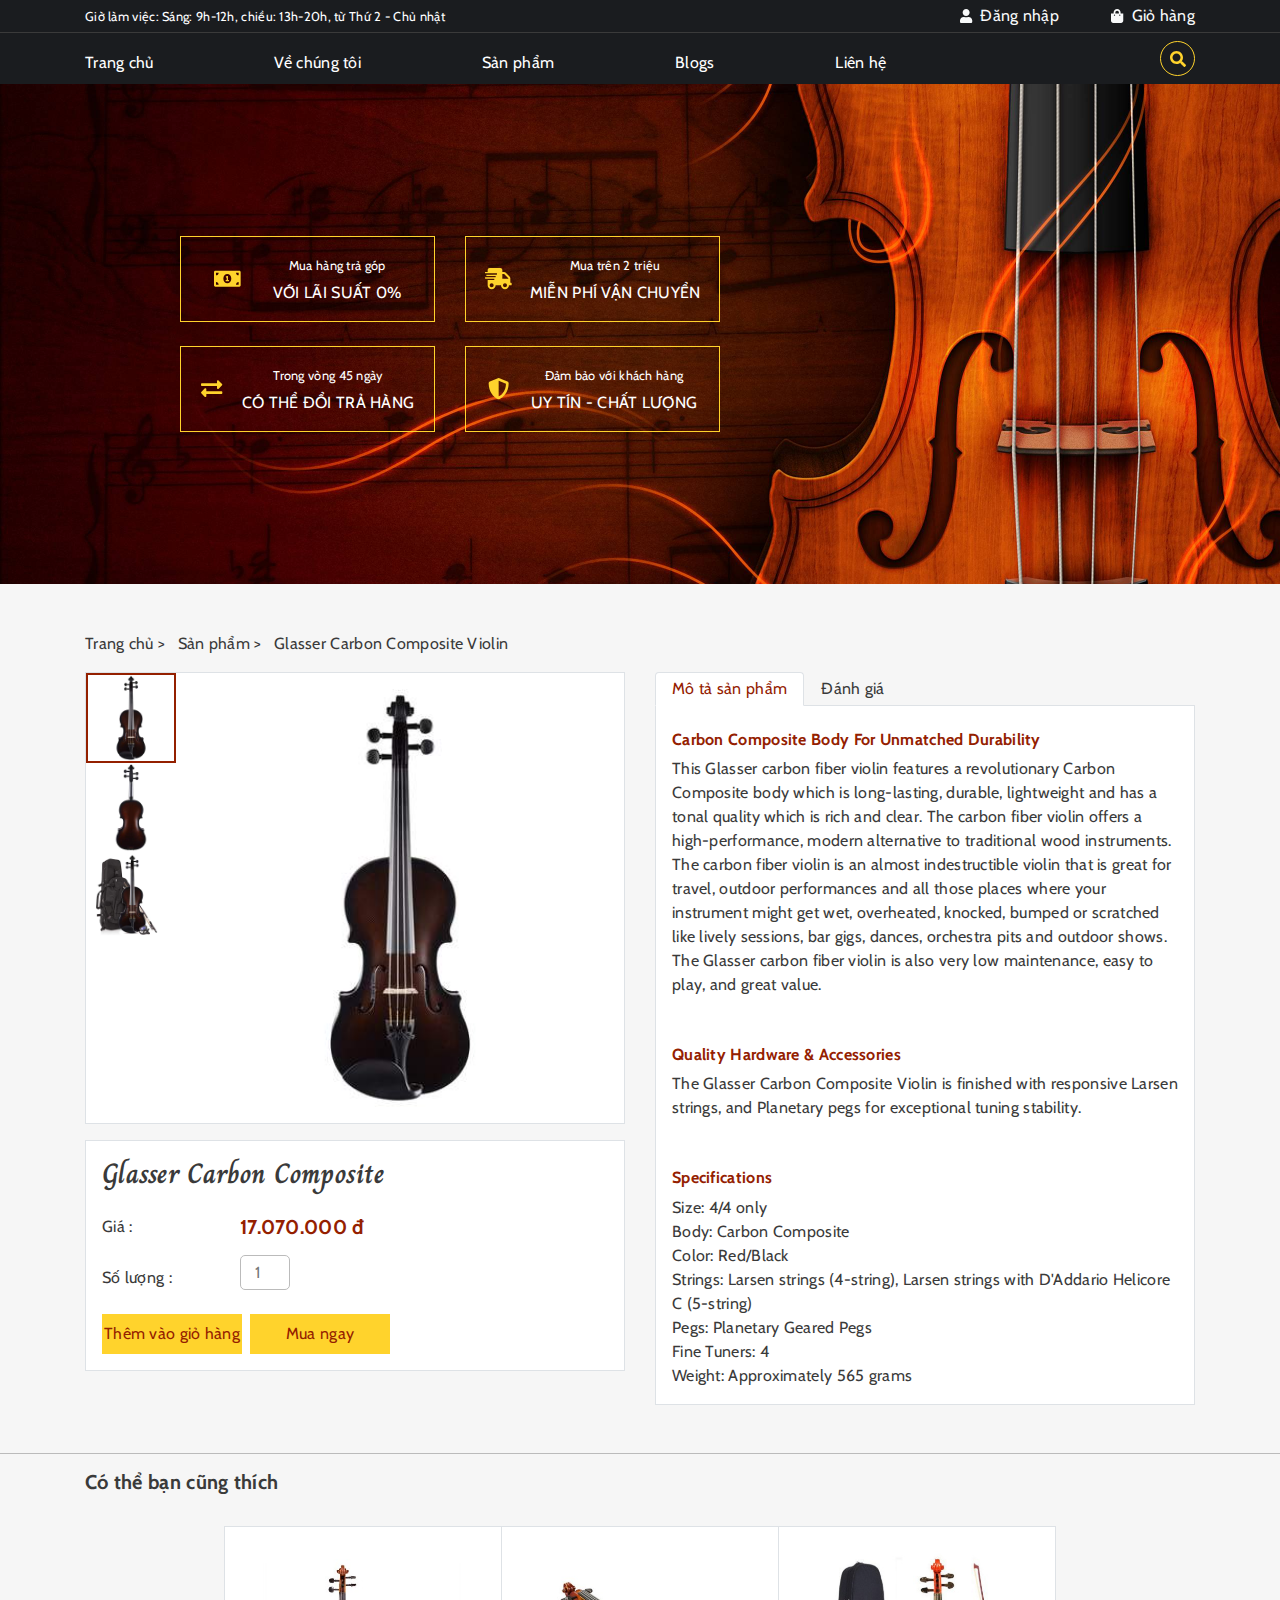
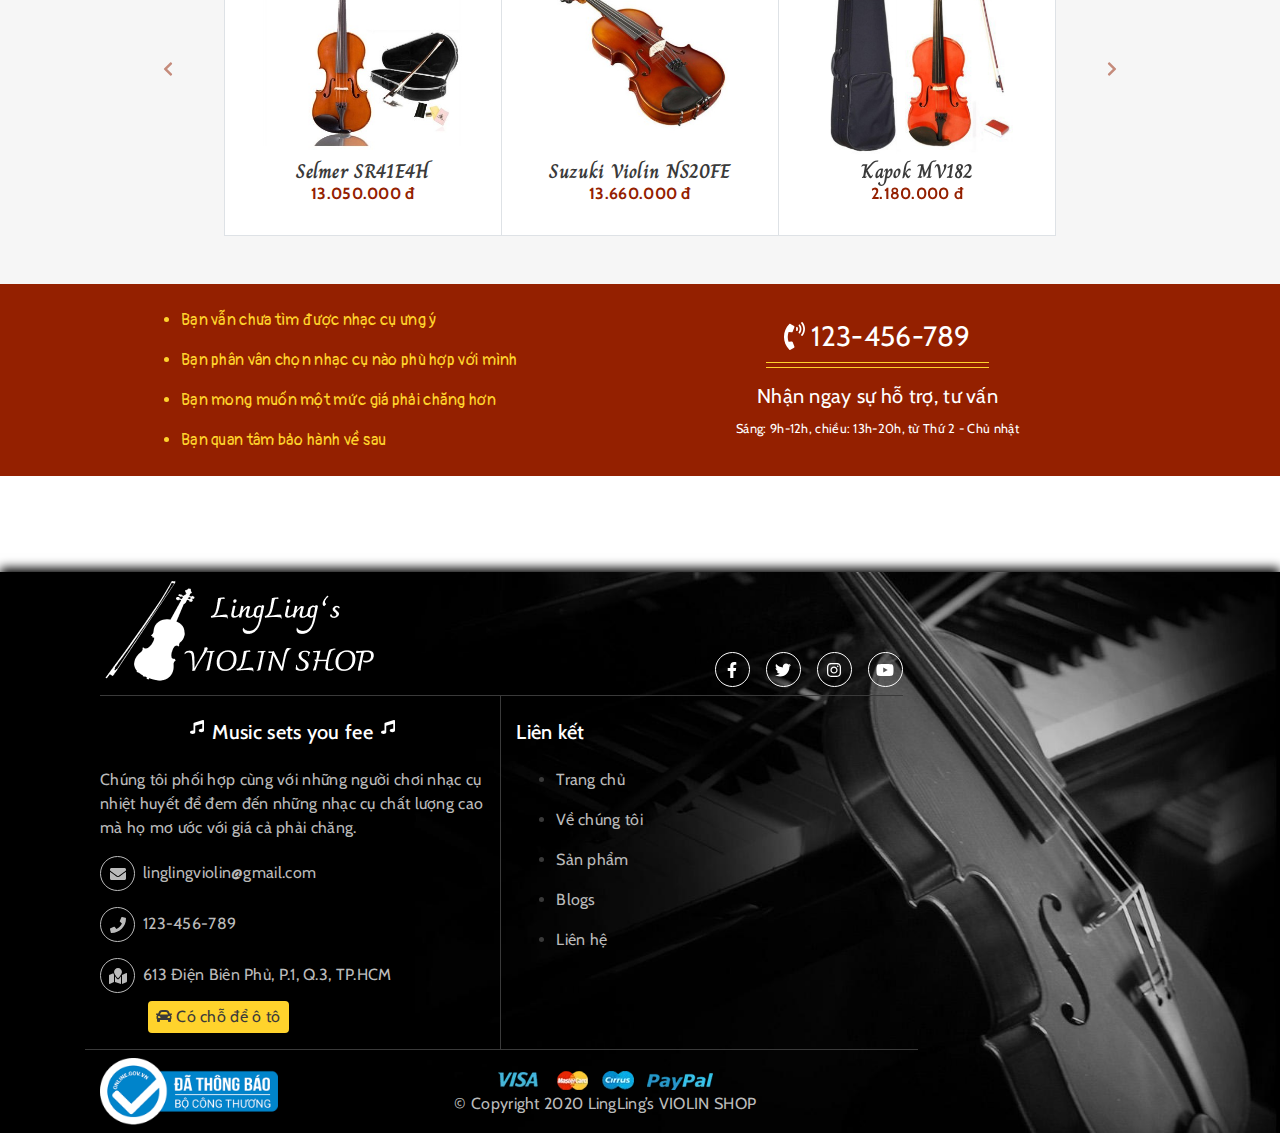
<file: html con/chi-tiet-san-pham.html>
<!doctype html>
<html><!-- InstanceBegin template="/Templates/tam-san-pham-2.dwt" codeOutsideHTMLIsLocked="false" -->
<head>
<meta charset="utf-8">
<meta http-equiv="X-UA-Compatible" content="IE=edge">
<meta name="viewport" content="width=device-width, initial-scale=1.0">
<!-- InstanceBeginEditable name="doctitle" -->
<title>Chi tiết sản phẩm</title>
<!-- InstanceEndEditable -->
<link rel="stylesheet" href="../css/bootstrap-4.3.1.css">
<link rel="stylesheet" href="../css/cloud-zoom.css"> 
<link rel="stylesheet" href="../css/hover-effect.css"> 
<link rel="stylesheet" href="../css/main-style.css">
<link rel="stylesheet" href="../css/all.min.css">
<link rel="icon" href="../images/logo.png" type="image/gif">

<!-- InstanceBeginEditable name="head" -->
<!-- InstanceEndEditable -->

</head>

<body>
<a class="navbar-brand d-md-none d-block text-center mr-0" href="#">
         <img class="img-fluid" src="../images/logo-black.png">
    </a>  
<div class="pt-md-1 bg-nav-1" id="nav-1">
<div class="container text-white d-none d-md-block">
    <div class="row">
        <div class="col-lg-8 col-md-7">
            <small>Giờ làm việc: Sáng: 9h-12h, chiều: 13h-20h, từ Thứ 2 - Chủ nhật</small>
        </div>
        <div class="col-lg-4 col-md-5 text-right">
            <a href="../html%20con/dang-nhap.html" class="text-light"><i class="fas fa-user fa-sm mr-2"></i>Đăng nhập</a>
            <a href="../html%20con/gio-hang.html" class="text-light"><i class="fas fa-shopping-bag fa-sm mr-2 ml-5"></i>Giỏ hàng</a>
        </div>
    </div>
</div>
    <div class="line mt-1 d-none d-md-block"></div>
 
<div class="container text-white nav-1-container-2" id="navbar-phone">
<nav class="navbar navbar-expand-md navbar-dark px-0">
     <button class="navbar-toggler" type="button" data-toggle="collapse" data-target="#navbarSupportedContent1" aria-controls="navbarSupportedContent1" aria-expanded="false" aria-label="Toggle navigation"> <span class="navbar-toggler-icon"></span> </button>
    <a href="../html%20con/dang-nhap.html" class="text-light d-md-none"><i class="fas fa-user fa-sm mr-2"></i>Đăng nhập</a>
    <a href="../html%20con/gio-hang.html" class="text-light d-md-none"><i class="fas fa-shopping-bag fa-sm mr-2 ml-5"></i>Giỏ hàng</a>
     <div class="collapse navbar-collapse" id="navbarSupportedContent1">
       <ul class="navbar-nav col-md-9 justify-content-md-between ml-md-n2">
         <li class="nav-item">
             <i class="fas fa-music fa-xs position-absolute"></i>
             <a class="nav-link" href="../index.html">Trang chủ</a>
          </li>
         <li class="nav-item">
             <i class="fas fa-music fa-xs position-absolute"></i>
             <a class="nav-link" href="../html%20con/about.html">Về chúng tôi</a>
          </li>
           <li class="nav-item">
             <i class="fas fa-music fa-xs position-absolute"></i> 
             <a class="nav-link" href="../html%20con/san-pham.html">Sản phẩm</a>
           </li>
           <li class="nav-item">
             <i class="fas fa-music fa-xs position-absolute"></i>  
             <a class="nav-link" href="../html%20con/blogs.html">Blogs</a>
           </li>
            <li class="nav-item">
             <i class="fas fa-music fa-xs position-absolute"></i>
             <a class="nav-link" href="../html%20con/lien-he.html">Liên hệ</a>
           </li>
       </ul>
       <form class="form-inline my-lg-0 position-relative ml-auto">
           <div id="search-box">
            <div class="d-flex align-items-center bg-white pr-2 border">
                <input class="form-control rounded-0 border-0" type="search" placeholder="Tìm kiếm" aria-label="Search">
               <button class="bg-transparent border-0" type="submit"><i class="fas fa-search text-grey"></i></button>
            </div>
            </div>
         <a href="#" class="border-icon" id="btn-search"><i class="fas fa-search"></i></a>
       </form>
     </div>
</nav>
</div>    
</div>

<main>
 <section class="bg-banner banner-sanpham d-flex" id="banner-sanpham">
    <div class="container my-auto">
        <div class="row">
            <div class="col-lg-1"></div>
            <div class="col-md-4 col-lg-3 col-8 mx-auto mx-md-0">
                <div class="border border-secondary d-flex align-items-center py-3">
                    <i class="fas fa-money-bill-alt fa-lg text-secondary ml-auto"></i>
                    <div class="text-white text-center mx-auto">
                    <small>Mua hàng trả góp</small>
                    <p class="mb-0 mt-1">VỚI LÃI SUẤT 0%</p>
                    </div>
                </div>
            </div>
            <div class="col-md-4 col-lg-3 col-8 mx-auto mx-md-0 mt-3 mt-md-0">
                <div class="border border-secondary d-flex align-items-center py-3">
                    <i class="fas fa-shipping-fast fa-lg text-secondary ml-auto"></i>
                    <div class="text-white text-center mx-auto">
                    <small>Mua trên 2 triệu</small>
                    <p class="mb-0 mt-1">MIỄN PHÍ VẬN CHUYỂN</p>
                    </div>
                </div>
            </div>
        </div>
        <div class="row">
             <div class="col-lg-1"></div>
            <div class="col-md-4 col-lg-3 col-8 mx-auto mx-md-0 mt-4 offset-lg-1">
                <div class="border border-secondary d-flex align-items-center py-3">
                    <i class="fas fa-exchange-alt fa-lg text-secondary ml-auto"></i>
                    <div class="text-white text-center mx-auto">
                    <small>Trong vòng 45 ngày</small>
                    <p class="mb-0 mt-1">CÓ THỂ ĐỔI TRẢ HÀNG</p>
                    </div>
                </div>
            </div>
            <div class="col-md-4 col-lg-3 col-8 mx-auto mx-md-0 mt-4">
                <div class="border border-secondary d-flex align-items-center py-3">
                    <i class="fas fa-shield-alt fa-lg text-secondary ml-auto"></i>
                    <div class="text-white text-center mx-auto">
                    <small>Đảm bảo với khách hàng  </small>
                    <p class="mb-0 mt-1">UY TÍN - CHẤT LƯỢNG</p>
                    </div>
                </div>
            </div>
        </div>
    </div>
</section>
 <!-- InstanceBeginEditable name="EditRegion2" -->
<div class="bg-light py-5">
<section class="mb-3">
    <div class="container">
        <a href="../index.html" class="text-decoration-none text-grey-dark mr-2">Trang chủ > </a>
        <a href="san-pham.html" class="text-decoration-none text-grey-dark mr-2">Sản phẩm ></a>
        Glasser Carbon Composite Violin
    </div>
</section>
    
<section>
    <div class="container">
        <div class="row">
            <div class="col-md-6">
                <div class="d-flex bg-white border flex-wrap-reverse">
                    <div class="col-md-2 d-flex flex-md-column px-0 mb-2 mb-md-0 site-small-img">
                        <a href="../images/Glasser Carbon Composite Violin_big.webp" class="active cloud-zoom-gallery"rel="useZoom: 'zoom1', smallImage: '../images/Glasser Carbon Composite Violin.jpg'">
                            <img class="zoom-tiny-image w-100" src="../images/Glasser Carbon Composite Violin.jpg">
                        </a>
                        <a href="../images/Glasser_Carbon_Composite_Violin_2_big.webp" class="cloud-zoom-gallery"rel="useZoom: 'zoom1', smallImage: '../images/Glasser_Carbon_Composite_Violin_2.jpg' ">
                            <img class="zoom-tiny-image w-100" src="../images/Glasser_Carbon_Composite_Violin_2.jpg">
                        </a>
                        <a href="../images/Glasser_Carbon_Composite_Violin_3_big.webp" class="cloud-zoom-gallery"rel="useZoom: 'zoom1', smallImage: '../images/Glasser_Carbon_Composite_Violin_3.jpg' ">
                            <img class="zoom-tiny-image w-100" src="../images/Glasser_Carbon_Composite_Violin_3.jpg">
                        </a>
                    </div>
                    <div class="col-md-10 py-3">
                        <a href="../images/Glasser Carbon Composite Violin_big.webp" class= "cloud-zoom" id="zoom1" rel="adjustX:10, adjustY:-4">
                            <img class="w-100" src="../images/Glasser Carbon Composite Violin.jpg">
                        </a>
                    </div>
                </div>
                <div class="bg-white border py-3 pl-3 mt-3">
                    <h3 class="font-charm">Glasser Carbon Composite</h3>
                  <div class="row my-4 align-items-end">
                        <div class="col-3">Giá :</div>
                        <div class="col-9">
                            <h5 class="text-primary mb-0 font-weight-bold">17.070.000 đ</h5>
                        </div>
                        <div class="col-lg-3 col-4 mt-3">Số lượng :</div>
                        <div class="col-lg-9 col-8 mt-3">
                            <input type="number" placeholder="1" class="amount text-center">
                        </div>
                    </div>
                    <div class="d-flex">
                        <a href="#" class="btn-main mr-2">Thêm vào giỏ hàng</a>
                        <a href="gio-hang.html" class="btn-main">Mua ngay</a>
                    </div>
                </div>
          </div>
            
            <div class="col-md-6" id="mota-danhgia">
              <ul id="clothingnav1" class="nav nav-tabs" role="tablist">
                <li class="nav-item">
                    <a class="nav-link active py-1" href="#home1" id="hometab1" role="tab" data-toggle="tab" aria-controls="home" aria-expanded="true">Mô tả sản phẩm</a>
                  </li>
                <li class="nav-item">
                    <a class="nav-link py-1" href="#paneTwo1" role="tab" id="hatstab1" data-toggle="tab" aria-controls="hats">Đánh giá</a> </li>
              </ul>
              <!-- Content Panel -->
              <div id="clothingnavcontent1" class="tab-content border border-top-0 bg-white px-3 pt-4 height-200">
                <div role="tabpanel" class="tab-pane fade show active" id="home1" aria-labelledby="hometab1">
                    <h6 class="text-primary font-weight-bold">Carbon Composite Body For Unmatched Durability</h6>
                    <p>This Glasser carbon fiber violin features a revolutionary Carbon Composite body which is long-lasting, durable, lightweight and has a tonal quality which is rich and clear. The carbon fiber violin offers a high-performance, modern alternative to traditional wood instruments. The carbon fiber violin is an almost indestructible violin that is great for travel, outdoor performances and all those places where your instrument might get wet, overheated, knocked, bumped or scratched like lively sessions, bar gigs, dances, orchestra pits and outdoor shows. The Glasser carbon fiber violin is also very low maintenance, easy to play, and great value.</p>
                    <h6 class="text-primary mt-5 font-weight-bold">Quality Hardware & Accessories</h6>
                    <p>The Glasser Carbon Composite Violin is finished with responsive Larsen strings, and Planetary pegs for exceptional tuning stability. </p>
                    <h6 class="text-primary mt-5 font-weight-bold">Specifications</h6>
                    <p>Size: 4/4 only<br>
                    Body: Carbon Composite<br>
                    Color: Red/Black<br>
                    Strings: Larsen strings (4-string), Larsen strings with D'Addario Helicore C (5-string)<br>
                    Pegs: Planetary Geared Pegs<br>
                    Fine Tuners: 4<br>
                    Weight: Approximately 565 grams</p>
                </div>
                <div role="tabpanel" class="tab-pane fade" id="paneTwo1" aria-labelledby="hatstab1">
                  <div class="row">
                      <div class="col-md-6">
                          <h5 class="font-weight-bold">John M.</h5>
                      </div>
                      <div class="col-md-6 text-grey text-right">
                          <small>2020/03/01</small>
                      </div>
                    </div>
                    <i class="fas fa-star text-secondary"></i>
                    <i class="fas fa-star text-secondary"></i>
                    <i class="fas fa-star text-secondary"></i>
                    <i class="fas fa-star text-secondary"></i>
                    <i class="fas fa-star text-secondary"></i> Rất hài lòng
                    <p class="border-bottom pb-3 mt-3">Surprisingly good sound, looks good and good quality. Makes a good travel violin.</p>
                    
                    <div class="row">
                      <div class="col-md-6">
                          <h5 class="font-weight-bold">John M.</h5>
                      </div>
                      <div class="col-md-6 text-grey text-right">
                          <small>2020/03/01</small>
                      </div>
                    </div>
                    <i class="fas fa-star text-secondary"></i>
                    <i class="fas fa-star text-secondary"></i>
                    <i class="fas fa-star text-secondary"></i>
                    <i class="fas fa-star text-secondary"></i>
                    <i class="fas fa-star text-secondary"></i> Rất hài lòng
                    <p class="border-bottom pb-3 mt-3">Surprisingly good sound, looks good and good quality. Makes a good travel violin.</p>
                    <div class="row">
                      <div class="col-md-6">
                          <h5 class="font-weight-bold">John M.</h5>
                      </div>
                      <div class="col-md-6 text-grey text-right">
                          <small>2020/03/01</small>
                      </div>
                    </div>
                    <i class="fas fa-star text-secondary"></i>
                    <i class="fas fa-star text-secondary"></i>
                    <i class="fas fa-star text-secondary"></i>
                    <i class="fas fa-star text-secondary"></i>
                    <i class="fas fa-star text-secondary"></i> Rất hài lòng
                    <p class="border-bottom pb-3 mt-3">Surprisingly good sound, looks good and good quality. Makes a good travel violin.</p>
                    <div class="row">
                      <div class="col-md-6">
                          <h5 class="font-weight-bold">John M.</h5>
                      </div>
                      <div class="col-md-6 text-grey text-right">
                          <small>2020/03/01</small>
                      </div>
                    </div>
                    <i class="fas fa-star text-secondary"></i>
                    <i class="fas fa-star text-secondary"></i>
                    <i class="fas fa-star text-secondary"></i>
                    <i class="fas fa-star text-secondary"></i>
                    <i class="fas fa-star text-secondary"></i> Rất hài lòng
                    <p class="border-bottom pb-3 mt-3">Surprisingly good sound, looks good and good quality. Makes a good travel violin.</p>
                    <div class="row">
                      <div class="col-md-6">
                          <h5 class="font-weight-bold">John M.</h5>
                      </div>
                      <div class="col-md-6 text-grey text-right">
                          <small>2020/03/01</small>
                      </div>
                    </div>
                    <i class="fas fa-star text-secondary"></i>
                    <i class="fas fa-star text-secondary"></i>
                    <i class="fas fa-star text-secondary"></i>
                    <i class="fas fa-star text-secondary"></i>
                    <i class="fas fa-star text-secondary"></i> Rất hài lòng
                    <p class="border-bottom-0 pb-3 mt-3 mb-0">Surprisingly good sound, looks good and good quality. Makes a good travel violin.</p>
                </div>
              </div>
                <button class="w-100 border-0 bg-white text-grey-dark d-md-none" id="btn-xemtoanbo">Xem toàn bộ<span class="fas fa-angle-double-down fa-xs ml-1"></span></button>
                <button class="w-100 border-0 bg-white text-grey-dark" id="btn-rutgon">Rút gọn<span class="fas fa-angle-double-up fa-xs ml-1"></span></button>
            </div>
        </div>
    </div>
</section>
    
<div class="line bg-grey mt-5 mb-3"></div>
    
<section id="co-the-ban-cung-thich">
    <div class="container">
        <h5 class="font-weight-bold">Có thể bạn cũng thích</h5>
          <div id="carouselExampleIndicators3" class="carousel slide" data-ride="carousel">
            <div class="carousel-inner" role="listbox">
              <div class="carousel-item active">
                  <div class="col-md-9 mx-auto mt-4">
                  <div class="row bg-white border-top border-left">
                   <div class="col-md-4 col-6 py-4 sanpham-item px-0  text-center border-right border-bottom ">
                       <img class="w-75" src="../images/san-pham-1.jpg" alt="Selmer SR41E4H">
                       <a href="chi-tiet-san-pham.html" class="btn-main mt-n5">Chi tiết sản phẩm</a>
                       <h5 class="font-charm mb-0">Selmer SR41E4H</h5>
                       <h6 class="text-primary font-weight-bold font-weight-bold">13.050.000 đ</h6>
                   </div>
                    <div class="col-md-4 col-6 py-4 sanpham-item px-0  text-center border-right border-bottom ">
                       <img class="w-75" src="../images/san-pham-2.jpg" alt="Suzuki Violin NS20FE">
                       <a href="chi-tiet-san-pham.html" class="btn-main mt-n5">Chi tiết sản phẩm</a>
                      <h5 class="font-charm mb-0">Suzuki Violin NS20FE</h5>
                       <h6 class="text-primary font-weight-bold font-weight-bold">13.660.000 đ</h6>
                   </div>
                    <div class="col-md-4 col-6 py-4 sanpham-item px-0  text-center border-right border-bottom">
                       <img class="w-75" src="../images/san-pham-3.jpg" alt="Kapok MV182">
                        <a href="chi-tiet-san-pham.html" class="btn-main mt-n5">Chi tiết sản phẩm</a>
                       <h5 class="font-charm mb-0">Kapok MV182</h5>
                       <h6 class="text-primary font-weight-bold font-weight-bold">2.180.000 đ</h6>
                   </div>
                    </div>
                    </div>
              </div>
                <div class="carousel-item">
                  <div class="col-md-9 mx-auto mt-4">
                  <div class="row bg-white border-top border-left">
                   <div class="col-md-4 col-6 py-4 sanpham-item px-0  text-center border-right border-bottom ">
                       <img class="w-75" src="../images/san-pham-1.jpg" alt="Selmer SR41E4H">
                       <a href="chi-tiet-san-pham.html" class="btn-main mt-n5">Chi tiết sản phẩm</a>
                       <h5 class="font-charm mb-0">Selmer SR41E4H</h5>
                       <h6 class="text-primary font-weight-bold">13.050.000 đ</h6>
                   </div>
                    <div class="col-md-4 col-6 py-4 sanpham-item px-0  text-center border-right border-bottom ">
                       <img class="w-75" src="../images/san-pham-2.jpg" alt="Suzuki Violin NS20FE">
                       <a href="chi-tiet-san-pham.html" class="btn-main mt-n5">Chi tiết sản phẩm</a>
                      <h5 class="font-charm mb-0">Suzuki Violin NS20FE</h5>
                       <h6 class="text-primary font-weight-bold">13.660.000 đ</h6>
                   </div>
                    <div class="col-md-4 col-6 py-4 sanpham-item px-0  text-center border-right border-bottom">
                       <img class="w-75" src="../images/san-pham-3.jpg" alt="Kapok MV182">
                        <a href="chi-tiet-san-pham.html" class="btn-main mt-n5">Chi tiết sản phẩm</a>
                       <h5 class="font-charm mb-0">Kapok MV182</h5>
                       <h6 class="text-primary font-weight-bold">2.180.000 đ</h6>
                   </div>
                    </div>
                    </div>
              </div>
                <div class="carousel-item">
                  <div class="col-md-9 mx-auto mt-4">
                  <div class="row bg-white border-top border-left">
                   <div class="col-md-4 col-6 py-4 sanpham-item px-0  text-center border-right border-bottom ">
                       <img class="w-75" src="../images/san-pham-1.jpg" alt="Selmer SR41E4H">
                       <a href="chi-tiet-san-pham.html" class="btn-main mt-n5">Chi tiết sản phẩm</a>
                       <h5 class="font-charm mb-0">Selmer SR41E4H</h5>
                       <h6 class="text-primary font-weight-bold">13.050.000 đ</h6>
                   </div>
                    <div class="col-md-4 col-6 py-4 sanpham-item px-0  text-center border-right border-bottom ">
                       <img class="w-75" src="../images/san-pham-2.jpg" alt="Suzuki Violin NS20FE">
                       <a href="chi-tiet-san-pham.html" class="btn-main mt-n5">Chi tiết sản phẩm</a>
                      <h5 class="font-charm mb-0">Suzuki Violin NS20FE</h5>
                       <h6 class="text-primary font-weight-bold">13.660.000 đ</h6>
                   </div>
                    <div class="col-md-4 col-6 py-4 sanpham-item px-0  text-center border-right border-bottom">
                       <img class="w-75" src="../images/san-pham-3.jpg" alt="Kapok MV182">
                        <a href="chi-tiet-san-pham.html" class="btn-main mt-n5">Chi tiết sản phẩm</a>
                       <h5 class="font-charm mb-0">Kapok MV182</h5>
                       <h6 class="text-primary font-weight-bold">2.180.000 đ</h6>
                   </div>
                    </div>
                    </div>
              </div>
            </div>
            <a class="carousel-control-prev" href="#carouselExampleIndicators3" role="button" data-slide="prev"> <span class="fas fa-chevron-left text-primary" aria-hidden="true"></span> <span class="sr-only">Previous</span> </a> <a class="carousel-control-next" href="#carouselExampleIndicators3" role="button" data-slide="next"> <span class="fas fa-chevron-right text-primary" aria-hidden="true"></span> <span class="sr-only">Next</span> </a> </div>
    </div>
</section>
</div> 
<!-- InstanceEndEditable -->
<section id="tu-van" class="bg-primary py-4 mb-5">
    <div class="container">
        <div class="row align-items-center">
            <div class="col-md-6 col-lg-5 offset-lg-1 px-lg-3 px-0">
                <ul class="pl-lg-0 pl-4 mb-0">
                    <li class="text-secondary font-pangolin mb-3">Bạn vẫn chưa tìm  được nhạc cụ ưng ý</li>
                    <li class="text-secondary font-pangolin mb-3">Bạn phân vân chọn nhạc cụ nào phù hợp với mình</li>
                    <li class="text-secondary font-pangolin mb-3">Bạn mong muốn một mức giá phải chăng hơn</li>
                    <li class="text-secondary font-pangolin">Bạn quan tâm bảo hành về sau</li>
                </ul>
            </div>
            <div class="col-md-6 col-lg-5 text-white text-center mt-4 mt-md-0">
                <h3 class="font-weight-normal"><span class="fas fa-phone-volume"></span> 123-456-789</h3>
                <div class="line bg-secondary col-6 mx-auto"></div>
                <div class="line bg-secondary col-6 mt-1 mx-auto"></div>
                <h5 class="mt-3 font-weight-normal">Nhận ngay sự hỗ trợ, tư vấn</h5>
                <small>Sáng: 9h-12h, chiều: 13h-20h, từ Thứ 2 - Chủ nhật</small>
            </div>
        </div>
    </div>
</section>
<section class="pb-5"></section>
</main>
  
   
<footer class="py-2">
    <div class="container">
      <div class="col-lg-9">
            <div class="row align-items-end">
                <div class="col-md-6">
                    <img class="img-fluid" src="../images/logo-white.png">
                </div>
                <div class="col-md-6 d-flex justify-content-md-end justify-content-center mt-3 mt-md-0">
                    <a href="#">
                        <div class="border-icon text-white">
                            <i class="fab fa-facebook-f"></i>
                        </div>
                    </a>
                    <a href="#">
                        <div class="border-icon text-white ml-3">
                            <i class="fab fa-twitter"></i>
                        </div>
                    </a>
                    <a href="#">
                        <div class="border-icon text-white ml-3">
                            <i class="fab fa-instagram"></i>
                        </div>
                    </a>
                    <a href="#">
                        <div class="border-icon text-white ml-3">
                            <i class="fab fa-youtube"></i>
                        </div>
                    </a>
                </div>
            </div>
           <div class="line mt-2"></div>
         
        <div class="row">
            <div class="col-md-6 footer-border-right pt-4">
                <div class="d-flex text-white justify-content-center ">
                    <i class="fas fa-music fa-sm mr-2"></i>
                    <h5>Music sets you fee </h5>
                    <i class="fas fa-music fa-sm ml-2"></i>
                </div>
                <p class="text-grey mt-3">Chúng tôi phối hợp cùng với những người chơi nhạc cụ nhiệt huyết để đem đến những nhạc cụ chất lượng cao mà họ mơ ước với giá cả phải chăng. </p>
                <div class="d-flex text-grey align-items-center mt-3">
                    <div class="border-icon mr-2">
                        <i class="fas fa-envelope"></i>
                    </div>
                    <p class="mb-0">linglingviolin@gmail.com</p>
                </div>
                <div class="d-flex text-grey align-items-center mt-3">
                    <div class="border-icon mr-2">
                        <i class="fas fa-phone"></i>
                    </div>
                    <p class="mb-0">123-456-789</p>
                </div>
                <div class="d-flex text-grey align-items-center mt-3">
                    <div class="border-icon mr-2">
                        <i class="fas fa-map-marked"></i>
                    </div>
                    <p class="mb-0">613 Điện Biên Phủ, P.1, Q.3, TP.HCM</p>
                </div>
                <div class="d-flex ml-5 mt-2">
                    <p class="bg-secondary text-grey-dark px-2 rounded py-1"><i class="fas fa-car"></i> Có chỗ để ô tô</p>
                </div>
            </div>
            
            <div class="line d-md-none"></div>
            
          <div class="col-md-6 py-md-4 pt-4 lien-ket">
                <h5 class="text-white">Liên kết</h5>
                <ul>
                    <li class="mt-4">
                        <a href="../index.html" class="text-grey">Trang chủ</a>
                    </li>
                    <li class="mt-3">
                        <a href="../html%20con/about.html" class="text-grey">Về chúng tôi</a>
                    </li>
                    <li class="mt-3">
                        <a href="../html%20con/san-pham.html" class="text-grey">Sản phẩm</a>
                    </li>
                    <li class="mt-3">
                        <a href="../html%20con/blogs.html" class="text-grey">Blogs</a>
                    </li>
                    <li class="mt-3">
                        <a href="../html%20con/lien-he.html" class="text-grey">Liên hệ</a>
                    </li>
                </ul>
            </div>
            
            <div class="line"></div>
        </div>
        
        <div class="row mt-2 align-items-center">
            <div class="col-md-3 col-5">
                <img class="img-fluid" src="../images/dathongbao.png">
            </div>
            <div class="col-md-9 text-center mt-2 mt-md-0">
                <img class="img-fluid" src="../images/img-bank_400x400.webp">
                <p class="text-grey mb-0">© Copyright 2020 LingLing’s VIOLIN SHOP</p>
            </div>
        </div>
        </div>
  </div>
</footer>    
    
<script src="../js/jquery-3.2.1.min.js"></script>
<script src="../js/popper.min.js"></script>
<script src="../js/bootstrap-4.3.1.js"></script>
<script src="../js/all.min.js"></script>
<script src="../js/jquery.js"></script>
<script src="../js/cloud-zoom.1.0.2.min.js"></script>
<script src="../js/script.js"></script>
</body>
    
  
    

<!-- InstanceEnd --></html>
</file>
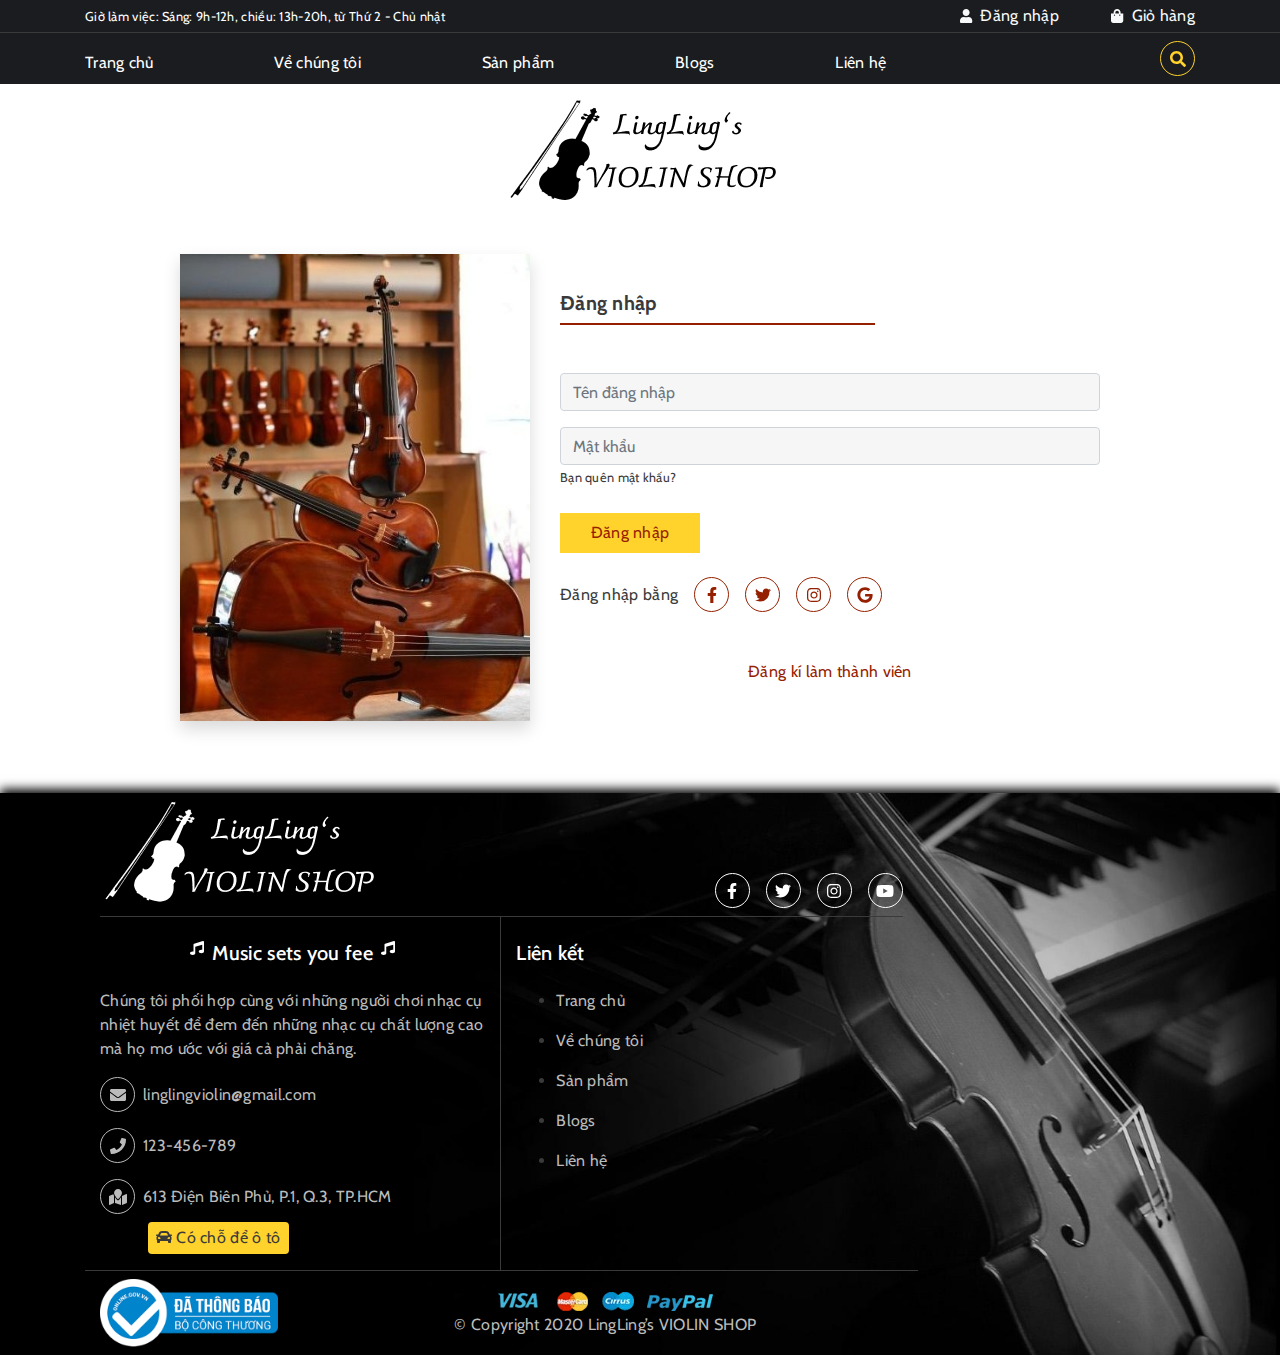
<file: html con/dang-nhap.html>
<!doctype html>
<html><!-- InstanceBegin template="/Templates/tam.dwt" codeOutsideHTMLIsLocked="false" -->
<head>
<meta charset="utf-8">
<meta http-equiv="X-UA-Compatible" content="IE=edge">
<meta name="viewport" content="width=device-width, initial-scale=1.0">
<!-- InstanceBeginEditable name="doctitle" -->
<title>Đăng nhập</title>
<!-- InstanceEndEditable -->
<link rel="stylesheet" href="../css/bootstrap-4.3.1.css">
<link rel="stylesheet" href="../css/cloud-zoom.css"> 
<link rel="stylesheet" href="../css/hover-effect.css"> 
<link rel="stylesheet" href="../css/main-style.css">
<link rel="stylesheet" href="../css/all.min.css">
<link rel="icon" href="../images/logo.png" type="image/gif">
<!-- InstanceBeginEditable name="head" -->
<!-- InstanceEndEditable -->
</head>

<body>
<a class="navbar-brand d-md-none d-block text-center mr-0" href="#">
         <img class="img-fluid" src="../images/logo-black.png">
    </a>  
<div class="pt-md-1 bg-nav-1" id="nav-1">
<div class="container text-white d-none d-md-block">
    <div class="row">
        <div class="col-lg-8 col-md-7">
            <small>Giờ làm việc: Sáng: 9h-12h, chiều: 13h-20h, từ Thứ 2 - Chủ nhật</small>
        </div>
        <div class="col-lg-4 col-md-5 text-right">
            <a href="dang-nhap.html" class="text-light"><i class="fas fa-user fa-sm mr-2"></i>Đăng nhập</a>
            <a href="gio-hang.html" class="text-light"><i class="fas fa-shopping-bag fa-sm mr-2 ml-5"></i>Giỏ hàng</a>
        </div>
    </div>
</div>
    <div class="line mt-1 d-none d-md-block"></div>
 
<div class="container text-white nav-1-container-2" id="navbar-phone">
<nav class="navbar navbar-expand-md navbar-dark px-0">
     <button class="navbar-toggler" type="button" data-toggle="collapse" data-target="#navbarSupportedContent1" aria-controls="navbarSupportedContent1" aria-expanded="false" aria-label="Toggle navigation"> <span class="navbar-toggler-icon"></span> </button>
    <a href="dang-nhap.html" class="text-light d-md-none"><i class="fas fa-user fa-sm mr-2"></i>Đăng nhập</a>
    <a href="gio-hang.html" class="text-light d-md-none"><i class="fas fa-shopping-bag fa-sm mr-2 ml-5"></i>Giỏ hàng</a>
     <div class="collapse navbar-collapse" id="navbarSupportedContent1">
       <ul class="navbar-nav col-md-9 justify-content-md-between ml-md-n2">
         <li class="nav-item">
             <i class="fas fa-music fa-xs position-absolute"></i>
             <a class="nav-link" href="../index.html">Trang chủ</a>
          </li>
         <li class="nav-item">
             <i class="fas fa-music fa-xs position-absolute"></i>
             <a class="nav-link" href="about.html">Về chúng tôi</a>
          </li>
           <li class="nav-item">
             <i class="fas fa-music fa-xs position-absolute"></i> 
             <a class="nav-link" href="san-pham.html">Sản phẩm</a>
           </li>
           <li class="nav-item">
             <i class="fas fa-music fa-xs position-absolute"></i>  
             <a class="nav-link" href="blogs.html">Blogs</a>
           </li>
            <li class="nav-item">
             <i class="fas fa-music fa-xs position-absolute"></i>
             <a class="nav-link" href="lien-he.html">Liên hệ</a>
           </li>
       </ul>
       <form class="form-inline my-lg-0 position-relative ml-auto">
           <div id="search-box">
            <div class="d-flex align-items-center bg-white pr-2 border">
                <input class="form-control rounded-0 border-0" type="search" placeholder="Tìm kiếm" aria-label="Search">
               <button class="bg-transparent border-0" type="submit"><i class="fas fa-search text-grey"></i></button>
            </div>
            </div>
         <a href="#" class="border-icon" id="btn-search"><i class="fas fa-search"></i></a>
       </form>
     </div>
</nav>
</div>    
</div>
<!-- InstanceBeginEditable name="EditRegion1" -->
<main>
<img class="img-fluid d-md-block mx-auto mt-3 d-none" src="../images/logo-black.png">
<section class="my-md-5 mb-5 pb-4">
    <div class="container">
        <div class="row align-items-center justify-content-center">
            <div class="col-md-4 col-5">
                <img class="w-100 shadow" src="../images/dangnhap-img.jpeg">
            </div>
            <div class="col-md-6">
                <h5 class="font-weight-bold mt-4 mt-md-0">Đăng nhập</h5>
                <div class="col-7 line-2 bg-primary mb-md-5 mb-3"></div>
                <input class="form-control bg-light" placeholder="Tên đăng nhập" type="text">
                <input class="form-control bg-light mt-3" placeholder="Mật khẩu" type="password">
                <small>Bạn quên mật khấu?</small>
                <a href="#" class="btn-main mt-4">Đăng nhập</a>
                <div class="d-flex align-items-center mt-4">
                    <p class="mb-0">Đăng nhập bằng</p>
                    <a href="#">
                        <div class="border-icon text-primary ml-3">
                            <i class="fab fa-facebook-f"></i>
                        </div>
                    </a>
                    <a href="#">
                        <div class="border-icon text-primary ml-3">
                            <i class="fab fa-twitter"></i>
                        </div>
                    </a>
                    <a href="#">
                        <div class="border-icon text-primary ml-3">
                            <i class="fab fa-instagram"></i>
                        </div>
                    </a>
                    <a href="#">
                        <div class="border-icon text-primary ml-3">
                            <i class="fab fa-google"></i>
                        </div>
                    </a>
                </div>
                <a href="#" class="text-primary mt-5 d-block text-center">Đăng kí làm thành viên</a>
            </div>
        </div>
    </div>
</section>
</main>
<!-- InstanceEndEditable -->  
   
<footer class="py-2">
    <div class="container">
      <div class="col-lg-9">
            <div class="row align-items-end">
                <div class="col-md-6">
                    <img class="img-fluid" src="../images/logo-white.png">
                </div>
                <div class="col-md-6 d-flex justify-content-md-end justify-content-center mt-3 mt-md-0">
                    <a href="#">
                        <div class="border-icon text-white">
                            <i class="fab fa-facebook-f"></i>
                        </div>
                    </a>
                    <a href="#">
                        <div class="border-icon text-white ml-3">
                            <i class="fab fa-twitter"></i>
                        </div>
                    </a>
                    <a href="#">
                        <div class="border-icon text-white ml-3">
                            <i class="fab fa-instagram"></i>
                        </div>
                    </a>
                    <a href="#">
                        <div class="border-icon text-white ml-3">
                            <i class="fab fa-youtube"></i>
                        </div>
                    </a>
                </div>
            </div>
           <div class="line mt-2"></div>
         
        <div class="row">
            <div class="col-md-6 footer-border-right pt-4">
                <div class="d-flex text-white justify-content-center ">
                    <i class="fas fa-music fa-sm mr-2"></i>
                    <h5>Music sets you fee </h5>
                    <i class="fas fa-music fa-sm ml-2"></i>
                </div>
                <p class="text-grey mt-3">Chúng tôi phối hợp cùng với những người chơi nhạc cụ nhiệt huyết để đem đến những nhạc cụ chất lượng cao mà họ mơ ước với giá cả phải chăng. </p>
                <div class="d-flex text-grey align-items-center mt-3">
                    <div class="border-icon mr-2">
                        <i class="fas fa-envelope"></i>
                    </div>
                    <p class="mb-0">linglingviolin@gmail.com</p>
                </div>
                <div class="d-flex text-grey align-items-center mt-3">
                    <div class="border-icon mr-2">
                        <i class="fas fa-phone"></i>
                    </div>
                    <p class="mb-0">123-456-789</p>
                </div>
                <div class="d-flex text-grey align-items-center mt-3">
                    <div class="border-icon mr-2">
                        <i class="fas fa-map-marked"></i>
                    </div>
                    <p class="mb-0">613 Điện Biên Phủ, P.1, Q.3, TP.HCM</p>
                </div>
                <div class="d-flex ml-5 mt-2">
                    <p class="bg-secondary text-grey-dark px-2 rounded py-1"><i class="fas fa-car"></i> Có chỗ để ô tô</p>
                </div>
            </div>
            
            <div class="line d-md-none"></div>
            
          <div class="col-md-6 py-md-4 pt-4 lien-ket">
                <h5 class="text-white">Liên kết</h5>
                <ul>
                    <li class="mt-4">
                        <a href="../index.html" class="text-grey">Trang chủ</a>
                    </li>
                    <li class="mt-3">
                        <a href="about.html" class="text-grey">Về chúng tôi</a>
                    </li>
                    <li class="mt-3">
                        <a href="san-pham.html" class="text-grey">Sản phẩm</a>
                    </li>
                    <li class="mt-3">
                        <a href="blogs.html" class="text-grey">Blogs</a>
                    </li>
                    <li class="mt-3">
                        <a href="lien-he.html" class="text-grey">Liên hệ</a>
                    </li>
                </ul>
            </div>
            
            <div class="line"></div>
        </div>
        
        <div class="row mt-2 align-items-center">
            <div class="col-md-3 col-5">
                <img class="img-fluid" src="../images/dathongbao.png">
            </div>
            <div class="col-md-9 text-center mt-2 mt-md-0">
                <img class="img-fluid" src="../images/img-bank_400x400.webp">
                <p class="text-grey mb-0">© Copyright 2020 LingLing’s VIOLIN SHOP</p>
            </div>
        </div>
        </div>
  </div>
</footer>    
    
<script src="../js/jquery-3.2.1.min.js"></script>
<script src="../js/popper.min.js"></script>
<script src="../js/bootstrap-4.3.1.js"></script>
<script src="../js/all.min.js"></script>
<script src="../js/jquery.js"></script>
<script src="../js/cloud-zoom.1.0.2.min.js"></script>
<script src="../js/script.js"></script>
</body>
    
  
    

<!-- InstanceEnd --></html>
</file>
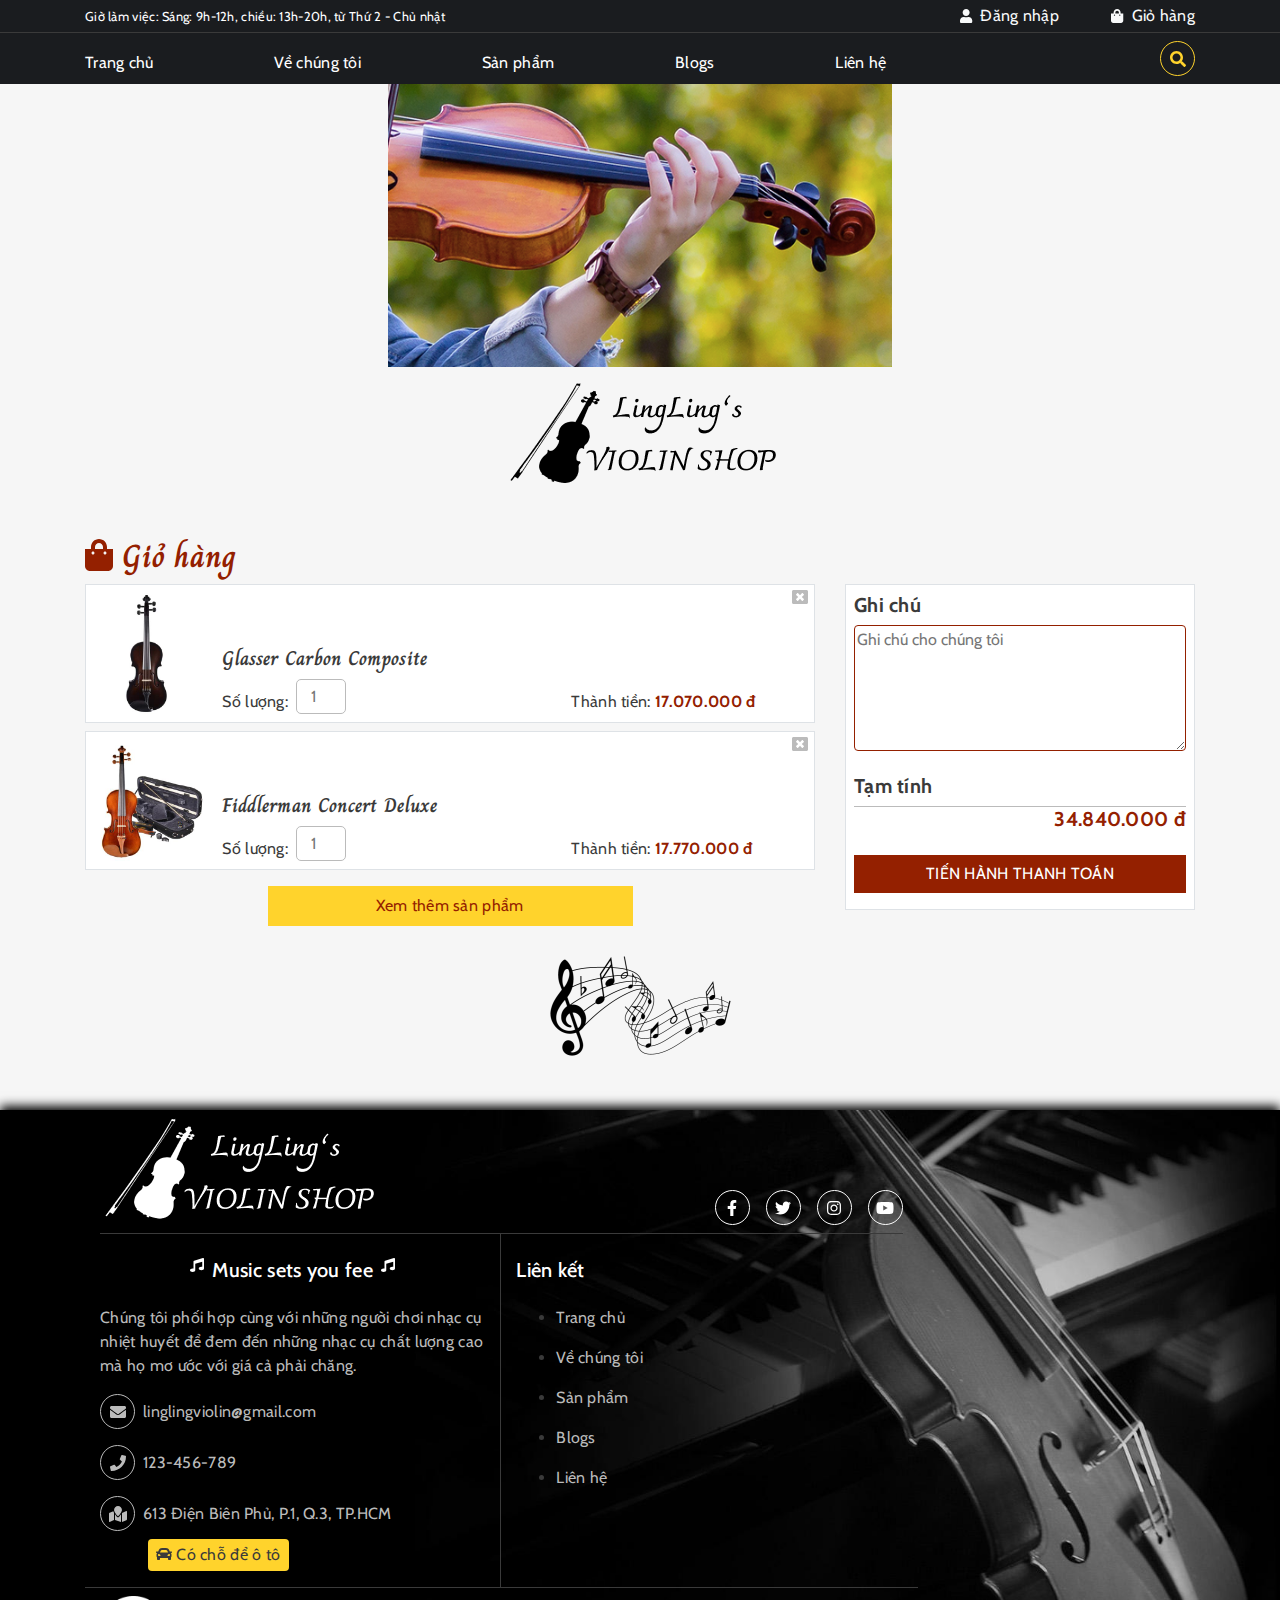
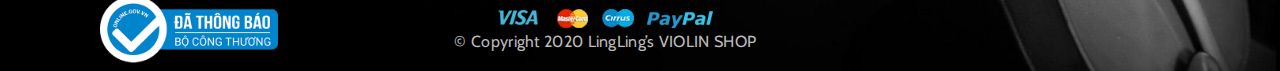
<file: html con/gio-hang.html>
<!doctype html>
<html><!-- InstanceBegin template="/Templates/tam.dwt" codeOutsideHTMLIsLocked="false" -->
<head>
<meta charset="utf-8">
<meta http-equiv="X-UA-Compatible" content="IE=edge">
<meta name="viewport" content="width=device-width, initial-scale=1.0">
<!-- InstanceBeginEditable name="doctitle" -->
<title>Giỏ hàng</title>
<!-- InstanceEndEditable -->
<link rel="stylesheet" href="../css/bootstrap-4.3.1.css">
<link rel="stylesheet" href="../css/cloud-zoom.css"> 
<link rel="stylesheet" href="../css/hover-effect.css"> 
<link rel="stylesheet" href="../css/main-style.css">
<link rel="stylesheet" href="../css/all.min.css">
<link rel="icon" href="../images/logo.png" type="image/gif">
<!-- InstanceBeginEditable name="head" -->
<!-- InstanceEndEditable -->
</head>

<body>
<a class="navbar-brand d-md-none d-block text-center mr-0" href="#">
         <img class="img-fluid" src="../images/logo-black.png">
    </a>  
<div class="pt-md-1 bg-nav-1" id="nav-1">
<div class="container text-white d-none d-md-block">
    <div class="row">
        <div class="col-lg-8 col-md-7">
            <small>Giờ làm việc: Sáng: 9h-12h, chiều: 13h-20h, từ Thứ 2 - Chủ nhật</small>
        </div>
        <div class="col-lg-4 col-md-5 text-right">
            <a href="dang-nhap.html" class="text-light"><i class="fas fa-user fa-sm mr-2"></i>Đăng nhập</a>
            <a href="gio-hang.html" class="text-light"><i class="fas fa-shopping-bag fa-sm mr-2 ml-5"></i>Giỏ hàng</a>
        </div>
    </div>
</div>
    <div class="line mt-1 d-none d-md-block"></div>
 
<div class="container text-white nav-1-container-2" id="navbar-phone">
<nav class="navbar navbar-expand-md navbar-dark px-0">
     <button class="navbar-toggler" type="button" data-toggle="collapse" data-target="#navbarSupportedContent1" aria-controls="navbarSupportedContent1" aria-expanded="false" aria-label="Toggle navigation"> <span class="navbar-toggler-icon"></span> </button>
    <a href="dang-nhap.html" class="text-light d-md-none"><i class="fas fa-user fa-sm mr-2"></i>Đăng nhập</a>
    <a href="gio-hang.html" class="text-light d-md-none"><i class="fas fa-shopping-bag fa-sm mr-2 ml-5"></i>Giỏ hàng</a>
     <div class="collapse navbar-collapse" id="navbarSupportedContent1">
       <ul class="navbar-nav col-md-9 justify-content-md-between ml-md-n2">
         <li class="nav-item">
             <i class="fas fa-music fa-xs position-absolute"></i>
             <a class="nav-link" href="../index.html">Trang chủ</a>
          </li>
         <li class="nav-item">
             <i class="fas fa-music fa-xs position-absolute"></i>
             <a class="nav-link" href="about.html">Về chúng tôi</a>
          </li>
           <li class="nav-item">
             <i class="fas fa-music fa-xs position-absolute"></i> 
             <a class="nav-link" href="san-pham.html">Sản phẩm</a>
           </li>
           <li class="nav-item">
             <i class="fas fa-music fa-xs position-absolute"></i>  
             <a class="nav-link" href="blogs.html">Blogs</a>
           </li>
            <li class="nav-item">
             <i class="fas fa-music fa-xs position-absolute"></i>
             <a class="nav-link" href="lien-he.html">Liên hệ</a>
           </li>
       </ul>
       <form class="form-inline my-lg-0 position-relative ml-auto">
           <div id="search-box">
            <div class="d-flex align-items-center bg-white pr-2 border">
                <input class="form-control rounded-0 border-0" type="search" placeholder="Tìm kiếm" aria-label="Search">
               <button class="bg-transparent border-0" type="submit"><i class="fas fa-search text-grey"></i></button>
            </div>
            </div>
         <a href="#" class="border-icon" id="btn-search"><i class="fas fa-search"></i></a>
       </form>
     </div>
</nav>
</div>    
</div>
<!-- InstanceBeginEditable name="EditRegion1" -->
<main class="bg-light pb-4">
<div class="col-sm-5 mx-auto">
    <img class="img-fluid" src="../images/gio-hang-img.jpg">
</div>
    
<img class="img-fluid d-none d-md-block mx-auto mt-3 mb-5" src="../images/logo-black.png">

<section>
    <div class="container">
        <h2 class="text-left title mt-5 mt-md-0"><span class="fas fa-shopping-bag"></span> Giỏ hàng</h2>
        <div class="row">
            <div class="col-lg-8">
                <div class="border bg-white position-relative py-2 align-items-md-end align-items-center" id="giohang-item-1">
                    <div class="col-md-2 col-3 px-0">
                        <img class="w-100" src="../images/san-pham-5.jpg">
                    </div>
                    <div class="col-md-6 col-9">
                        <h5 class="font-charm">Glasser Carbon Composite</h5>
                        <div class="d-flex align-items-end">
                            <p class="mb-0 mr-2"> Số lượng: </p>
                            <input type="number" placeholder="1" class="amount text-center">
                        </div>
                    </div>
                    <div class="col-md-4 px-md-0 offset-3 ml-md-0">
                        <p class="mb-0">Thành tiền:<span class="text-primary font-weight-bold"> 17.070.000 đ</span></p>
                    </div>
                    <button class="text-grey position-absolute" id="btn-xoasanpham-1">
                        <i class="fas fa-window-close"></i>
                    </button>
                </div>
                
                <div class="border bg-white position-relative py-2 align-items-md-end align-items-center mt-2" id="giohang-item-2">
                    <div class="col-md-2 col-3 px-0">
                        <img class="w-100" src="../images/san-pham-4.jpg">
                    </div>
                    <div class="col-md-6 col-9">
                        <h5 class="font-charm">Fiddlerman Concert Deluxe </h5>
                        <div class="d-flex align-items-end">
                            <p class="mb-0 mr-2"> Số lượng: </p>
                            <input type="number" placeholder="1" class="amount text-center">
                        </div>
                    </div>
                    <div class="col-md-4 px-md-0 offset-3 ml-md-0">
                        <p class="mb-0">Thành tiền: <span class="text-primary font-weight-bold">17.770.000 đ</span></p>
                    </div>
                    
                    <button class="text-grey position-absolute" id="btn-xoasanpham-2">
                        <i class="fas fa-window-close"></i>
                    </button>
                </div>
                <a href="san-pham.html" class="btn-main w-50 mx-auto mt-3">Xem thêm sản phẩm</a>
            </div>
            <div class="col-lg-4 mt-5 mt-lg-0">
                <div class="border bg-white px-2 pb-3 pt-2">
                    <h5 class="font-weight-bold">Ghi chú</h5>
                    <textarea placeholder="Ghi chú cho chúng tôi" rows="5" class="w-100 border border-primary rounded"></textarea>
                    <h5 class="font-weight-bold mt-3">Tạm tính</h5>
                    <div class="line bg-grey"></div>
                    <h5 class="font-weight-bold text-primary text-right">34.840.000 đ</h5>
                    <a href="#" class="btn bg-primary rounded-0 w-100 mt-3 btn-thanhtoan">TIẾN HÀNH THANH TOÁN</a>
                </div>
            </div>
        </div>
    </div>
</section>
<img class="sheet-music" src="../images/sheet-music.png">
</main>
<!-- InstanceEndEditable -->  
   
<footer class="py-2">
    <div class="container">
      <div class="col-lg-9">
            <div class="row align-items-end">
                <div class="col-md-6">
                    <img class="img-fluid" src="../images/logo-white.png">
                </div>
                <div class="col-md-6 d-flex justify-content-md-end justify-content-center mt-3 mt-md-0">
                    <a href="#">
                        <div class="border-icon text-white">
                            <i class="fab fa-facebook-f"></i>
                        </div>
                    </a>
                    <a href="#">
                        <div class="border-icon text-white ml-3">
                            <i class="fab fa-twitter"></i>
                        </div>
                    </a>
                    <a href="#">
                        <div class="border-icon text-white ml-3">
                            <i class="fab fa-instagram"></i>
                        </div>
                    </a>
                    <a href="#">
                        <div class="border-icon text-white ml-3">
                            <i class="fab fa-youtube"></i>
                        </div>
                    </a>
                </div>
            </div>
           <div class="line mt-2"></div>
         
        <div class="row">
            <div class="col-md-6 footer-border-right pt-4">
                <div class="d-flex text-white justify-content-center ">
                    <i class="fas fa-music fa-sm mr-2"></i>
                    <h5>Music sets you fee </h5>
                    <i class="fas fa-music fa-sm ml-2"></i>
                </div>
                <p class="text-grey mt-3">Chúng tôi phối hợp cùng với những người chơi nhạc cụ nhiệt huyết để đem đến những nhạc cụ chất lượng cao mà họ mơ ước với giá cả phải chăng. </p>
                <div class="d-flex text-grey align-items-center mt-3">
                    <div class="border-icon mr-2">
                        <i class="fas fa-envelope"></i>
                    </div>
                    <p class="mb-0">linglingviolin@gmail.com</p>
                </div>
                <div class="d-flex text-grey align-items-center mt-3">
                    <div class="border-icon mr-2">
                        <i class="fas fa-phone"></i>
                    </div>
                    <p class="mb-0">123-456-789</p>
                </div>
                <div class="d-flex text-grey align-items-center mt-3">
                    <div class="border-icon mr-2">
                        <i class="fas fa-map-marked"></i>
                    </div>
                    <p class="mb-0">613 Điện Biên Phủ, P.1, Q.3, TP.HCM</p>
                </div>
                <div class="d-flex ml-5 mt-2">
                    <p class="bg-secondary text-grey-dark px-2 rounded py-1"><i class="fas fa-car"></i> Có chỗ để ô tô</p>
                </div>
            </div>
            
            <div class="line d-md-none"></div>
            
          <div class="col-md-6 py-md-4 pt-4 lien-ket">
                <h5 class="text-white">Liên kết</h5>
                <ul>
                    <li class="mt-4">
                        <a href="../index.html" class="text-grey">Trang chủ</a>
                    </li>
                    <li class="mt-3">
                        <a href="about.html" class="text-grey">Về chúng tôi</a>
                    </li>
                    <li class="mt-3">
                        <a href="san-pham.html" class="text-grey">Sản phẩm</a>
                    </li>
                    <li class="mt-3">
                        <a href="blogs.html" class="text-grey">Blogs</a>
                    </li>
                    <li class="mt-3">
                        <a href="lien-he.html" class="text-grey">Liên hệ</a>
                    </li>
                </ul>
            </div>
            
            <div class="line"></div>
        </div>
        
        <div class="row mt-2 align-items-center">
            <div class="col-md-3 col-5">
                <img class="img-fluid" src="../images/dathongbao.png">
            </div>
            <div class="col-md-9 text-center mt-2 mt-md-0">
                <img class="img-fluid" src="../images/img-bank_400x400.webp">
                <p class="text-grey mb-0">© Copyright 2020 LingLing’s VIOLIN SHOP</p>
            </div>
        </div>
        </div>
  </div>
</footer>    
    
<script src="../js/jquery-3.2.1.min.js"></script>
<script src="../js/popper.min.js"></script>
<script src="../js/bootstrap-4.3.1.js"></script>
<script src="../js/all.min.js"></script>
<script src="../js/jquery.js"></script>
<script src="../js/cloud-zoom.1.0.2.min.js"></script>
<script src="../js/script.js"></script>
</body>
    
  
    

<!-- InstanceEnd --></html>
</file>
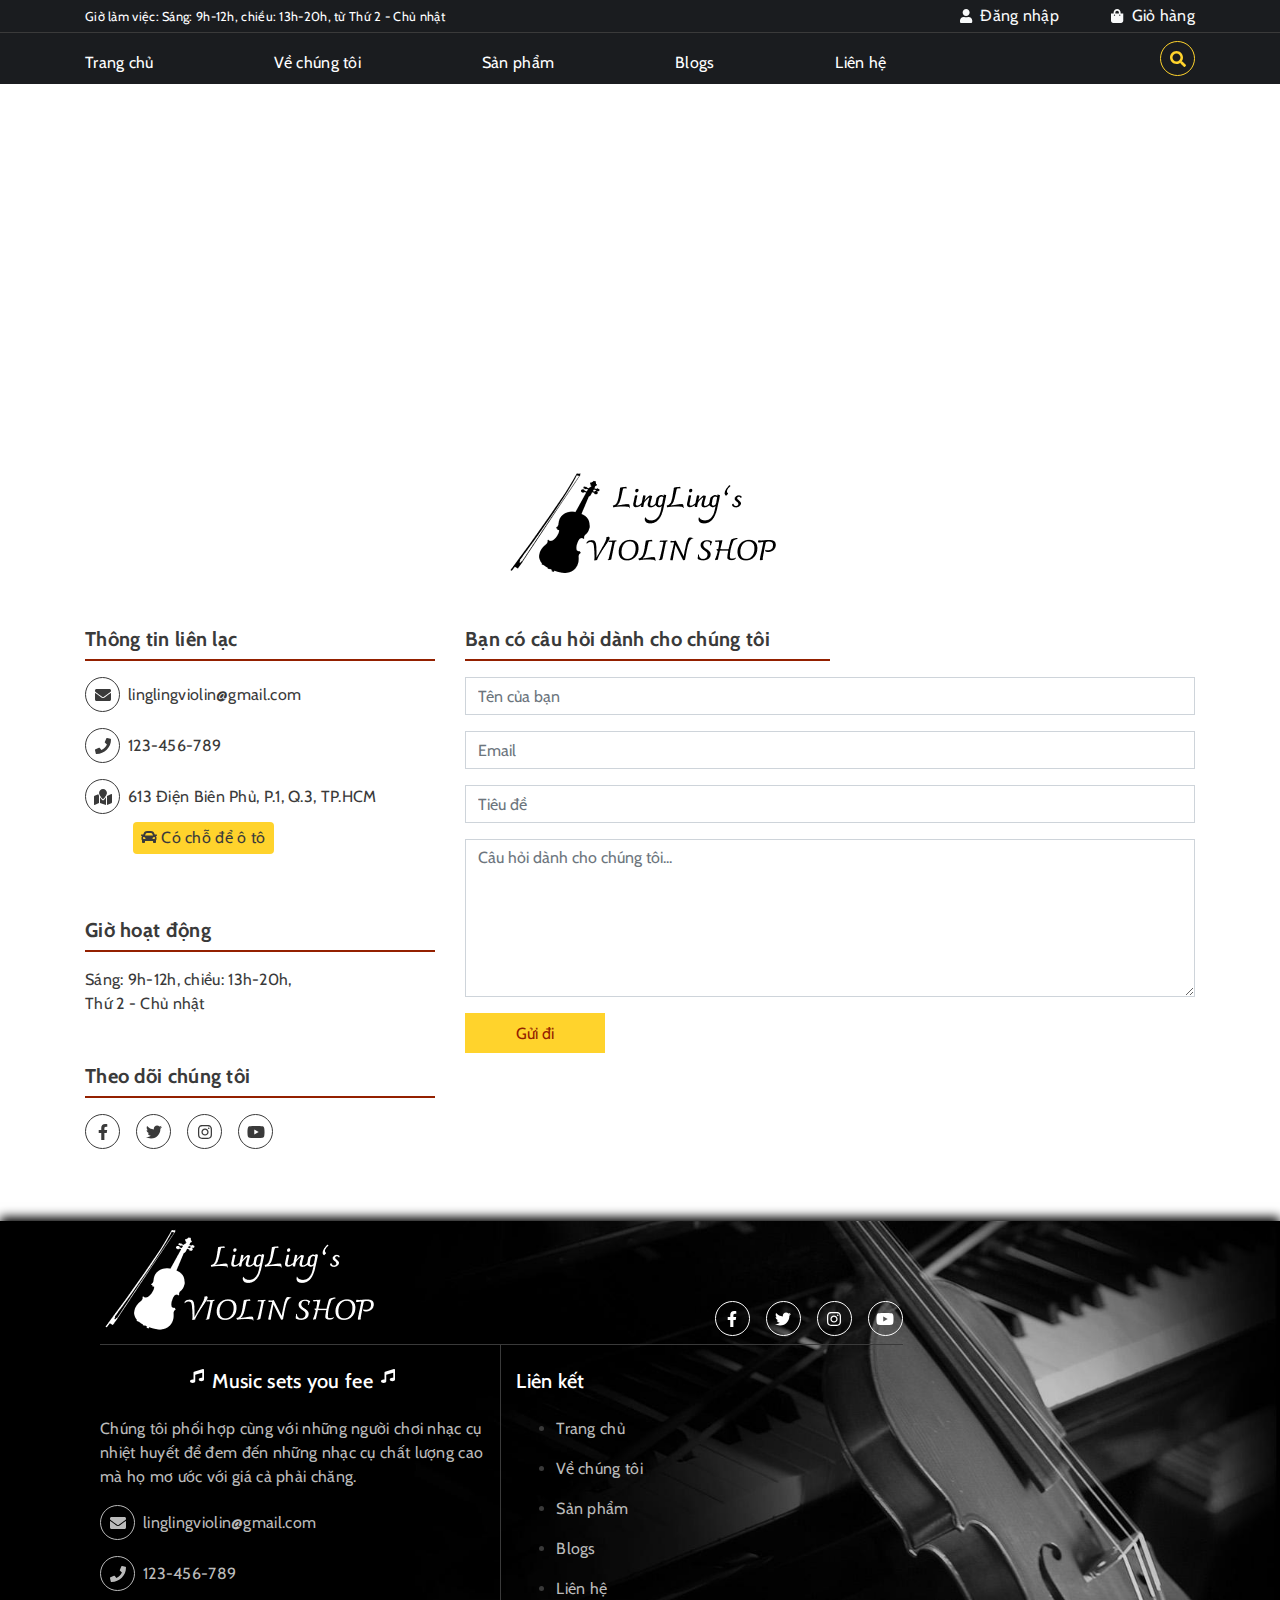
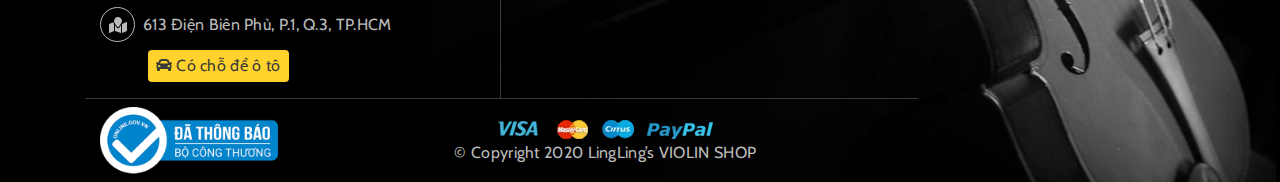
<file: html con/lien-he.html>
<!doctype html>
<html><!-- InstanceBegin template="/Templates/tam.dwt" codeOutsideHTMLIsLocked="false" -->
<head>
<meta charset="utf-8">
<meta http-equiv="X-UA-Compatible" content="IE=edge">
<meta name="viewport" content="width=device-width, initial-scale=1.0">
<!-- InstanceBeginEditable name="doctitle" -->
<title>Liên hệ</title>
<!-- InstanceEndEditable -->
<link rel="stylesheet" href="../css/bootstrap-4.3.1.css">
<link rel="stylesheet" href="../css/cloud-zoom.css"> 
<link rel="stylesheet" href="../css/hover-effect.css"> 
<link rel="stylesheet" href="../css/main-style.css">
<link rel="stylesheet" href="../css/all.min.css">
<link rel="icon" href="../images/logo.png" type="image/gif">
<!-- InstanceBeginEditable name="head" -->
<!-- InstanceEndEditable -->
</head>

<body>
<a class="navbar-brand d-md-none d-block text-center mr-0" href="#">
         <img class="img-fluid" src="../images/logo-black.png">
    </a>  
<div class="pt-md-1 bg-nav-1" id="nav-1">
<div class="container text-white d-none d-md-block">
    <div class="row">
        <div class="col-lg-8 col-md-7">
            <small>Giờ làm việc: Sáng: 9h-12h, chiều: 13h-20h, từ Thứ 2 - Chủ nhật</small>
        </div>
        <div class="col-lg-4 col-md-5 text-right">
            <a href="dang-nhap.html" class="text-light"><i class="fas fa-user fa-sm mr-2"></i>Đăng nhập</a>
            <a href="gio-hang.html" class="text-light"><i class="fas fa-shopping-bag fa-sm mr-2 ml-5"></i>Giỏ hàng</a>
        </div>
    </div>
</div>
    <div class="line mt-1 d-none d-md-block"></div>
 
<div class="container text-white nav-1-container-2" id="navbar-phone">
<nav class="navbar navbar-expand-md navbar-dark px-0">
     <button class="navbar-toggler" type="button" data-toggle="collapse" data-target="#navbarSupportedContent1" aria-controls="navbarSupportedContent1" aria-expanded="false" aria-label="Toggle navigation"> <span class="navbar-toggler-icon"></span> </button>
    <a href="dang-nhap.html" class="text-light d-md-none"><i class="fas fa-user fa-sm mr-2"></i>Đăng nhập</a>
    <a href="gio-hang.html" class="text-light d-md-none"><i class="fas fa-shopping-bag fa-sm mr-2 ml-5"></i>Giỏ hàng</a>
     <div class="collapse navbar-collapse" id="navbarSupportedContent1">
       <ul class="navbar-nav col-md-9 justify-content-md-between ml-md-n2">
         <li class="nav-item">
             <i class="fas fa-music fa-xs position-absolute"></i>
             <a class="nav-link" href="../index.html">Trang chủ</a>
          </li>
         <li class="nav-item">
             <i class="fas fa-music fa-xs position-absolute"></i>
             <a class="nav-link" href="about.html">Về chúng tôi</a>
          </li>
           <li class="nav-item">
             <i class="fas fa-music fa-xs position-absolute"></i> 
             <a class="nav-link" href="san-pham.html">Sản phẩm</a>
           </li>
           <li class="nav-item">
             <i class="fas fa-music fa-xs position-absolute"></i>  
             <a class="nav-link" href="blogs.html">Blogs</a>
           </li>
            <li class="nav-item">
             <i class="fas fa-music fa-xs position-absolute"></i>
             <a class="nav-link" href="lien-he.html">Liên hệ</a>
           </li>
       </ul>
       <form class="form-inline my-lg-0 position-relative ml-auto">
           <div id="search-box">
            <div class="d-flex align-items-center bg-white pr-2 border">
                <input class="form-control rounded-0 border-0" type="search" placeholder="Tìm kiếm" aria-label="Search">
               <button class="bg-transparent border-0" type="submit"><i class="fas fa-search text-grey"></i></button>
            </div>
            </div>
         <a href="#" class="border-icon" id="btn-search"><i class="fas fa-search"></i></a>
       </form>
     </div>
</nav>
</div>    
</div>
<!-- InstanceBeginEditable name="EditRegion1" -->
<main>
<section class="my-3 container px-0">
    <div class="col-lg-7 mx-auto google-map px-0">
        <iframe src="https://www.google.com/maps/embed?pb=!1m18!1m12!1m3!1d15678.18082986971!2d106.67586028265423!3d10.769490914077927!2m3!1f0!2f0!3f0!3m2!1i1024!2i768!4f13.1!3m3!1m2!1s0x31752f7111730fa3%3A0x890d6582e57bd9f1!2zQ-G7rWEgSMOgbmcgQsOhbiDEkMOgbiBWaW9saW4!5e0!3m2!1svi!2s!4v1609563148189!5m2!1svi!2s" width="100%" height="350" frameborder="0" style="border:0;" allowfullscreen="" aria-hidden="false" tabindex="0"></iframe>
    </div>
    <img class="img-fluid d-none d-md-block mx-auto mt-3" src="../images/logo-black.png">
</section>

<section class="my-5 pb-4">
    <div class="container">
        <div class="row">
            <div class="col-lg-4 col-md-6">
                <h5 class="font-weight-bold">Thông tin liên lạc</h5>
                <div class="line-2 bg-primary col-md-6 col-lg-12"></div>
                <div class="d-flex align-items-center mt-3">
                    <div class="border-icon border-grey mr-2">
                        <i class="fas fa-envelope"></i>
                    </div>
                    <p class="mb-0">linglingviolin@gmail.com</p>
                </div>
                <div class="d-flex align-items-center mt-3">
                    <div class="border-icon border-grey mr-2">
                        <i class="fas fa-phone"></i>
                    </div>
                    <p class="mb-0">123-456-789</p>
                </div>
                <div class="d-flex align-items-center mt-3">
                    <div class="border-icon border-grey mr-2">
                        <i class="fas fa-map-marked"></i>
                    </div>
                    <p class="mb-0">613 Điện Biên Phủ, P.1, Q.3, TP.HCM</p>
                </div>
                <div class="d-flex ml-5 mt-2">
                    <p class="bg-secondary text-grey-dark px-2 rounded py-1"><i class="fas fa-car"></i> Có chỗ để ô tô</p>
                </div>
                
                <h5 class="font-weight-bold mt-5">Giờ hoạt động</h5>
                <div class="line-2 bg-primary col-md-6 col-lg-12"></div>
                <p class="mb-0 mt-3">Sáng: 9h-12h, chiều: 13h-20h, <br>Thứ 2 - Chủ nhật</p>
                
                <h5 class="font-weight-bold mt-5">Theo dõi chúng tôi</h5>
                <div class="line-2 bg-primary col-md-6 col-lg-12"></div>
                <div class="d-flex mt-3">
                    <a href="#">
                        <div class="border-icon text-grey-dark">
                            <i class="fab fa-facebook-f"></i>
                        </div>
                    </a>
                    <a href="#">
                        <div class="border-icon text-grey-dark ml-3">
                            <i class="fab fa-twitter"></i>
                        </div>
                    </a>
                    <a href="#">
                        <div class="border-icon text-grey-dark ml-3">
                            <i class="fab fa-instagram"></i>
                        </div>
                    </a>
                    <a href="#">
                        <div class="border-icon text-grey-dark ml-3">
                            <i class="fab fa-youtube"></i>
                        </div>
                    </a>
                </div>
            </div>
            <div class="col-lg-8 mt-5 mt-md-0 col-md-6">
                <h5 class="font-weight-bold">Bạn có câu hỏi dành cho chúng tôi</h5>
                <div class="line-2 col-md-6 px-0 bg-primary"></div>
                <input class="form-control rounded-0 mt-3" type="text" placeholder="Tên của bạn">
                <input class="form-control rounded-0 mt-3" type="email" placeholder="Email">
                <input class="form-control rounded-0 mt-3" type="text" placeholder="Tiêu đề">
                <textarea class="form-control rounded-0 mt-3" type="text" placeholder="Câu hỏi dành cho chúng tôi..." rows="6"></textarea>
                <button class="btn-main mt-3 border-0" id="btn-guidi">Gửi đi</button>
            </div>
        </div>
    </div>
</section>    
</main>
<!-- InstanceEndEditable -->  
   
<footer class="py-2">
    <div class="container">
      <div class="col-lg-9">
            <div class="row align-items-end">
                <div class="col-md-6">
                    <img class="img-fluid" src="../images/logo-white.png">
                </div>
                <div class="col-md-6 d-flex justify-content-md-end justify-content-center mt-3 mt-md-0">
                    <a href="#">
                        <div class="border-icon text-white">
                            <i class="fab fa-facebook-f"></i>
                        </div>
                    </a>
                    <a href="#">
                        <div class="border-icon text-white ml-3">
                            <i class="fab fa-twitter"></i>
                        </div>
                    </a>
                    <a href="#">
                        <div class="border-icon text-white ml-3">
                            <i class="fab fa-instagram"></i>
                        </div>
                    </a>
                    <a href="#">
                        <div class="border-icon text-white ml-3">
                            <i class="fab fa-youtube"></i>
                        </div>
                    </a>
                </div>
            </div>
           <div class="line mt-2"></div>
         
        <div class="row">
            <div class="col-md-6 footer-border-right pt-4">
                <div class="d-flex text-white justify-content-center ">
                    <i class="fas fa-music fa-sm mr-2"></i>
                    <h5>Music sets you fee </h5>
                    <i class="fas fa-music fa-sm ml-2"></i>
                </div>
                <p class="text-grey mt-3">Chúng tôi phối hợp cùng với những người chơi nhạc cụ nhiệt huyết để đem đến những nhạc cụ chất lượng cao mà họ mơ ước với giá cả phải chăng. </p>
                <div class="d-flex text-grey align-items-center mt-3">
                    <div class="border-icon mr-2">
                        <i class="fas fa-envelope"></i>
                    </div>
                    <p class="mb-0">linglingviolin@gmail.com</p>
                </div>
                <div class="d-flex text-grey align-items-center mt-3">
                    <div class="border-icon mr-2">
                        <i class="fas fa-phone"></i>
                    </div>
                    <p class="mb-0">123-456-789</p>
                </div>
                <div class="d-flex text-grey align-items-center mt-3">
                    <div class="border-icon mr-2">
                        <i class="fas fa-map-marked"></i>
                    </div>
                    <p class="mb-0">613 Điện Biên Phủ, P.1, Q.3, TP.HCM</p>
                </div>
                <div class="d-flex ml-5 mt-2">
                    <p class="bg-secondary text-grey-dark px-2 rounded py-1"><i class="fas fa-car"></i> Có chỗ để ô tô</p>
                </div>
            </div>
            
            <div class="line d-md-none"></div>
            
          <div class="col-md-6 py-md-4 pt-4 lien-ket">
                <h5 class="text-white">Liên kết</h5>
                <ul>
                    <li class="mt-4">
                        <a href="../index.html" class="text-grey">Trang chủ</a>
                    </li>
                    <li class="mt-3">
                        <a href="about.html" class="text-grey">Về chúng tôi</a>
                    </li>
                    <li class="mt-3">
                        <a href="san-pham.html" class="text-grey">Sản phẩm</a>
                    </li>
                    <li class="mt-3">
                        <a href="blogs.html" class="text-grey">Blogs</a>
                    </li>
                    <li class="mt-3">
                        <a href="lien-he.html" class="text-grey">Liên hệ</a>
                    </li>
                </ul>
            </div>
            
            <div class="line"></div>
        </div>
        
        <div class="row mt-2 align-items-center">
            <div class="col-md-3 col-5">
                <img class="img-fluid" src="../images/dathongbao.png">
            </div>
            <div class="col-md-9 text-center mt-2 mt-md-0">
                <img class="img-fluid" src="../images/img-bank_400x400.webp">
                <p class="text-grey mb-0">© Copyright 2020 LingLing’s VIOLIN SHOP</p>
            </div>
        </div>
        </div>
  </div>
</footer>    
    
<script src="../js/jquery-3.2.1.min.js"></script>
<script src="../js/popper.min.js"></script>
<script src="../js/bootstrap-4.3.1.js"></script>
<script src="../js/all.min.js"></script>
<script src="../js/jquery.js"></script>
<script src="../js/cloud-zoom.1.0.2.min.js"></script>
<script src="../js/script.js"></script>
</body>
    
  
    

<!-- InstanceEnd --></html>
</file>
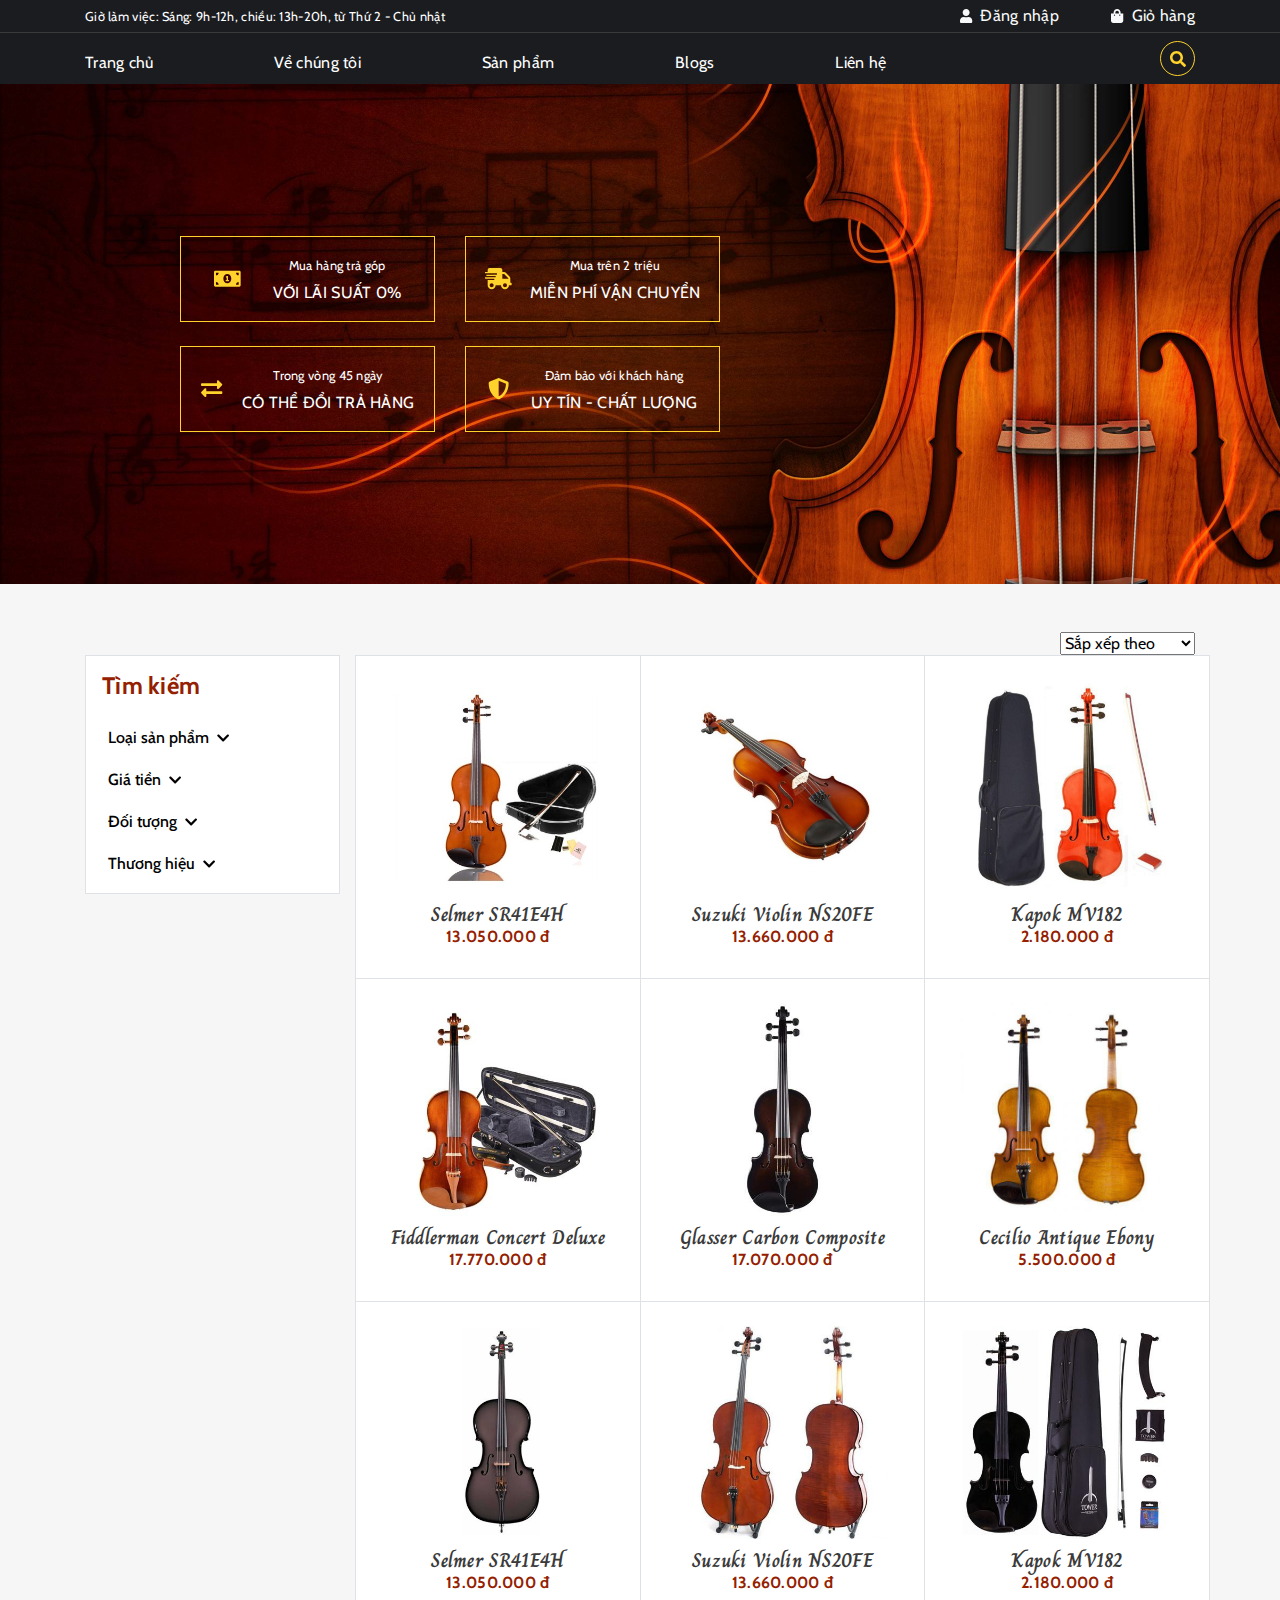
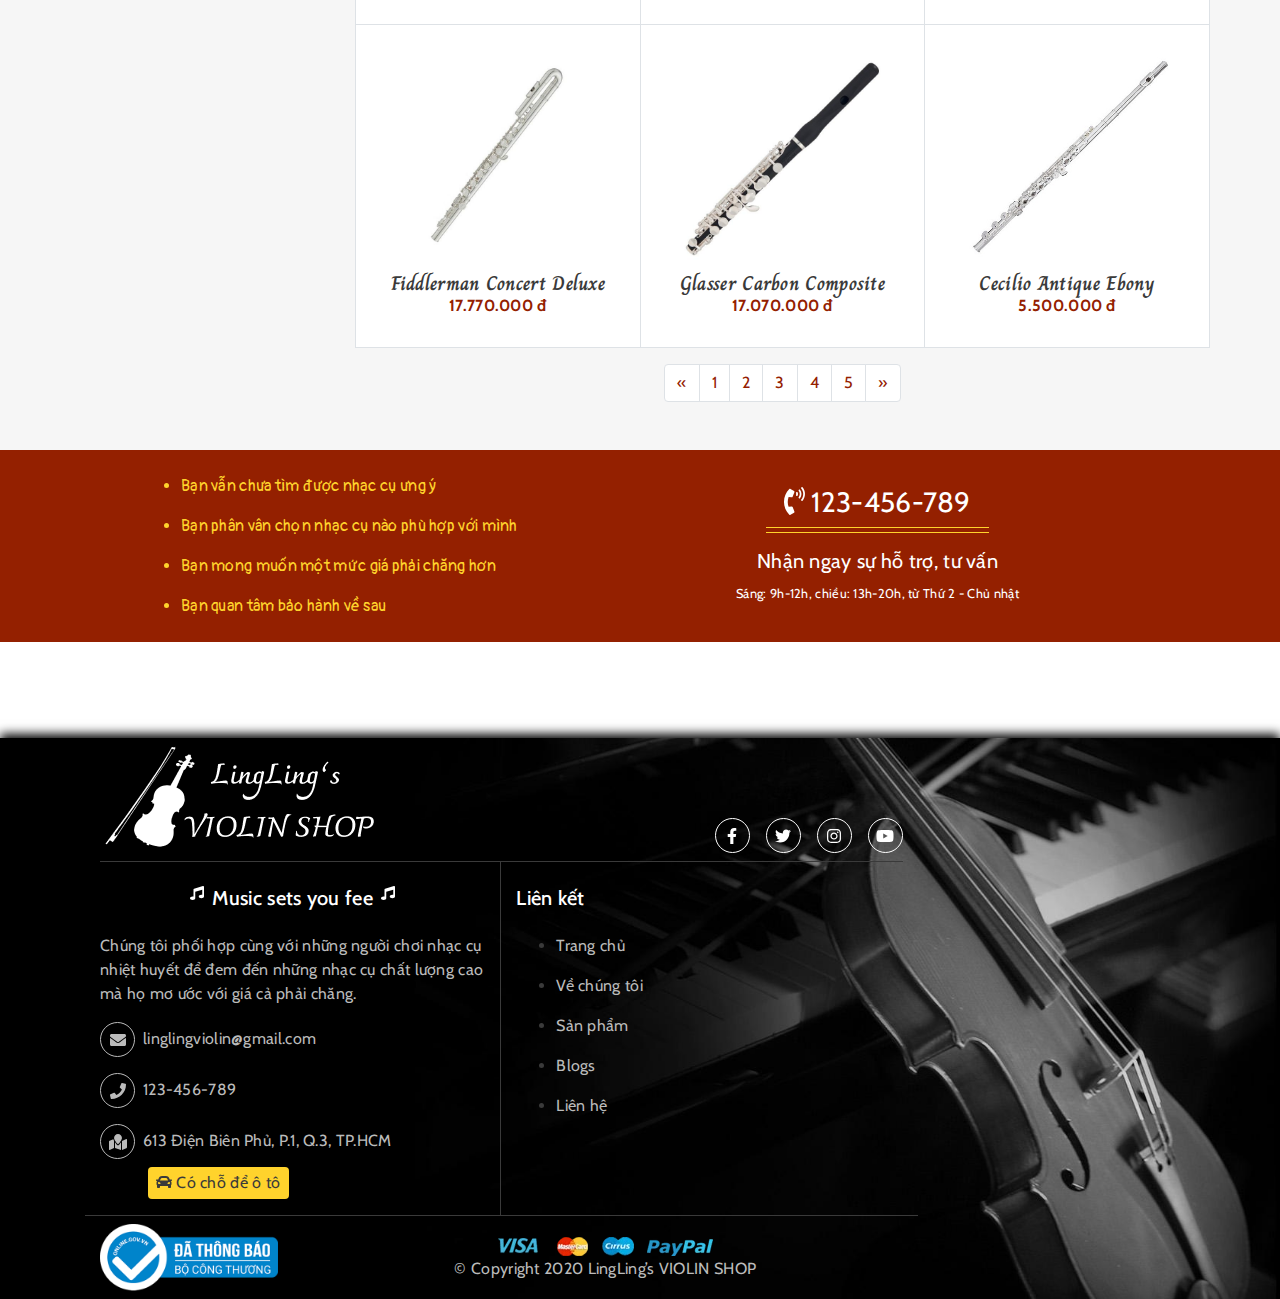
<file: html con/san-pham.html>
<!doctype html>
<html><!-- InstanceBegin template="/Templates/tam-san-pham-2.dwt" codeOutsideHTMLIsLocked="false" -->
<head>
<meta charset="utf-8">
<meta http-equiv="X-UA-Compatible" content="IE=edge">
<meta name="viewport" content="width=device-width, initial-scale=1.0">
<!-- InstanceBeginEditable name="doctitle" -->
<title>Sản phẩm</title>
<!-- InstanceEndEditable -->
<link rel="stylesheet" href="../css/bootstrap-4.3.1.css">
<link rel="stylesheet" href="../css/cloud-zoom.css"> 
<link rel="stylesheet" href="../css/hover-effect.css"> 
<link rel="stylesheet" href="../css/main-style.css">
<link rel="stylesheet" href="../css/all.min.css">
<link rel="icon" href="../images/logo.png" type="image/gif">

<!-- InstanceBeginEditable name="head" -->
<!-- InstanceEndEditable -->

</head>

<body>
<a class="navbar-brand d-md-none d-block text-center mr-0" href="#">
         <img class="img-fluid" src="../images/logo-black.png">
    </a>  
<div class="pt-md-1 bg-nav-1" id="nav-1">
<div class="container text-white d-none d-md-block">
    <div class="row">
        <div class="col-lg-8 col-md-7">
            <small>Giờ làm việc: Sáng: 9h-12h, chiều: 13h-20h, từ Thứ 2 - Chủ nhật</small>
        </div>
        <div class="col-lg-4 col-md-5 text-right">
            <a href="../html%20con/dang-nhap.html" class="text-light"><i class="fas fa-user fa-sm mr-2"></i>Đăng nhập</a>
            <a href="../html%20con/gio-hang.html" class="text-light"><i class="fas fa-shopping-bag fa-sm mr-2 ml-5"></i>Giỏ hàng</a>
        </div>
    </div>
</div>
    <div class="line mt-1 d-none d-md-block"></div>
 
<div class="container text-white nav-1-container-2" id="navbar-phone">
<nav class="navbar navbar-expand-md navbar-dark px-0">
     <button class="navbar-toggler" type="button" data-toggle="collapse" data-target="#navbarSupportedContent1" aria-controls="navbarSupportedContent1" aria-expanded="false" aria-label="Toggle navigation"> <span class="navbar-toggler-icon"></span> </button>
    <a href="../html%20con/dang-nhap.html" class="text-light d-md-none"><i class="fas fa-user fa-sm mr-2"></i>Đăng nhập</a>
    <a href="../html%20con/gio-hang.html" class="text-light d-md-none"><i class="fas fa-shopping-bag fa-sm mr-2 ml-5"></i>Giỏ hàng</a>
     <div class="collapse navbar-collapse" id="navbarSupportedContent1">
       <ul class="navbar-nav col-md-9 justify-content-md-between ml-md-n2">
         <li class="nav-item">
             <i class="fas fa-music fa-xs position-absolute"></i>
             <a class="nav-link" href="../index.html">Trang chủ</a>
          </li>
         <li class="nav-item">
             <i class="fas fa-music fa-xs position-absolute"></i>
             <a class="nav-link" href="../html%20con/about.html">Về chúng tôi</a>
          </li>
           <li class="nav-item">
             <i class="fas fa-music fa-xs position-absolute"></i> 
             <a class="nav-link" href="../html%20con/san-pham.html">Sản phẩm</a>
           </li>
           <li class="nav-item">
             <i class="fas fa-music fa-xs position-absolute"></i>  
             <a class="nav-link" href="../html%20con/blogs.html">Blogs</a>
           </li>
            <li class="nav-item">
             <i class="fas fa-music fa-xs position-absolute"></i>
             <a class="nav-link" href="../html%20con/lien-he.html">Liên hệ</a>
           </li>
       </ul>
       <form class="form-inline my-lg-0 position-relative ml-auto">
           <div id="search-box">
            <div class="d-flex align-items-center bg-white pr-2 border">
                <input class="form-control rounded-0 border-0" type="search" placeholder="Tìm kiếm" aria-label="Search">
               <button class="bg-transparent border-0" type="submit"><i class="fas fa-search text-grey"></i></button>
            </div>
            </div>
         <a href="#" class="border-icon" id="btn-search"><i class="fas fa-search"></i></a>
       </form>
     </div>
</nav>
</div>    
</div>

<main>
 <section class="bg-banner banner-sanpham d-flex" id="banner-sanpham">
    <div class="container my-auto">
        <div class="row">
            <div class="col-lg-1"></div>
            <div class="col-md-4 col-lg-3 col-8 mx-auto mx-md-0">
                <div class="border border-secondary d-flex align-items-center py-3">
                    <i class="fas fa-money-bill-alt fa-lg text-secondary ml-auto"></i>
                    <div class="text-white text-center mx-auto">
                    <small>Mua hàng trả góp</small>
                    <p class="mb-0 mt-1">VỚI LÃI SUẤT 0%</p>
                    </div>
                </div>
            </div>
            <div class="col-md-4 col-lg-3 col-8 mx-auto mx-md-0 mt-3 mt-md-0">
                <div class="border border-secondary d-flex align-items-center py-3">
                    <i class="fas fa-shipping-fast fa-lg text-secondary ml-auto"></i>
                    <div class="text-white text-center mx-auto">
                    <small>Mua trên 2 triệu</small>
                    <p class="mb-0 mt-1">MIỄN PHÍ VẬN CHUYỂN</p>
                    </div>
                </div>
            </div>
        </div>
        <div class="row">
             <div class="col-lg-1"></div>
            <div class="col-md-4 col-lg-3 col-8 mx-auto mx-md-0 mt-4 offset-lg-1">
                <div class="border border-secondary d-flex align-items-center py-3">
                    <i class="fas fa-exchange-alt fa-lg text-secondary ml-auto"></i>
                    <div class="text-white text-center mx-auto">
                    <small>Trong vòng 45 ngày</small>
                    <p class="mb-0 mt-1">CÓ THỂ ĐỔI TRẢ HÀNG</p>
                    </div>
                </div>
            </div>
            <div class="col-md-4 col-lg-3 col-8 mx-auto mx-md-0 mt-4">
                <div class="border border-secondary d-flex align-items-center py-3">
                    <i class="fas fa-shield-alt fa-lg text-secondary ml-auto"></i>
                    <div class="text-white text-center mx-auto">
                    <small>Đảm bảo với khách hàng  </small>
                    <p class="mb-0 mt-1">UY TÍN - CHẤT LƯỢNG</p>
                    </div>
                </div>
            </div>
        </div>
    </div>
</section>
 <!-- InstanceBeginEditable name="EditRegion2" -->
<div class="bg-opacity-50"></div>
<section id="san-pham" class="py-5 bg-light">
    <div class="container">
        <div class="d-flex">
            <button class="border-0 bg-transparent text-grey-dark ml-5 d-lg-none" id="btn-filter"><i class="fas fa-filter"></i></button>
            <select class="ml-auto d-block">
                <option value="value01">Sắp xếp theo</option>
                <option value="value02">Tên A - Z</option>
                <option value="value03">Tên Z - A</option>
                <option value="value04">Giá từ thấp - cao</option>
                <option value="value05">Giá từ cao - thấp</option>
            </select>
        </div>
        <div class="row">
            <div class="col-lg-3">
                <div class="bg-white border py-3 pl-3 tim-kiem">
                <button class="border-0 bg-transparent position-absolute text-grey-dark d-lg-none" id="btn-close-filter"><i class="fas fa-long-arrow-alt-right"></i></button>
                <h4 class="text-primary font-weight-bold">Tìm kiếm</h4>
                <button class="btn-timkiem border-0 bg-transparent mt-4 d-block" data-toggle="collapse" data-target="#loai-san-pham">
                    <h6 class="d-inline mr-2">Loại sản phẩm</h6><span class="fas fa-chevron-down fa-sm"></span>
                </button>
                <div class="ml-4 mt-2 collapse" id="loai-san-pham">
                    <input type="checkbox" class="mr-2" id="violin"><label for="violin">Violin</label><br>
                    <input type="checkbox" class="mr-2" id="violia"><label for="violia">Viola</label><br>
                    <input type="checkbox" class="mr-2" id="cello"><label for="cello">Cello</label><br>
                    <input type="checkbox" class="mr-2" id="phukien"><label for="phukien">Phụ kiện</label>
                </div>
                
                <button class="btn-timkiem border-0 bg-transparent mt-3 d-block" data-toggle="collapse" data-target="#gia-tien">
                    <h6 class="d-inline mr-2">Giá tiền</h6><span class="fas fa-chevron-down fa-sm"></span>
                </button>
                <div class="ml-4 mt-2 collapse" id="gia-tien">
                    <input type="checkbox" class="mr-2" id="duoi-10"><label for="duoi-10">Dưới 10 triệu</label><br>
                    <input type="checkbox" class="mr-2" id="10-30"><label for="10-30">10 triệu - 30 triệu</label><br>
                    <input type="checkbox" class="mr-2" id="tren-30"><label for="tren-30">Trên 30 triệu</label> <i class="fas fa-crown text-secondary"></i>
                </div>
                
                <button class="btn-timkiem border-0 bg-transparent mt-3 d-block" data-toggle="collapse" data-target="#doi-tuong">
                    <h6 class="d-inline mr-2">Đối tượng</h6><span class="fas fa-chevron-down fa-sm"></span>
                </button>
                <div class="ml-4 mt-2 collapse" id="doi-tuong">
                    <input type="checkbox" class="mr-2" id="bat-dau"><label for="bat-dau">Người mới bắt đầu</label><br>
                    <input type="checkbox" class="mr-2" id="pro"><label for="pro">Chơi chuyên nghiệp</label><br>
                    <input type="checkbox" class="mr-2" id="bieu-dien"><label for="bieu-dien">Biễu diễn</label>
                    <i class="fas fa-crown text-secondary"></i>
                </div>
                
                <button class="btn-timkiem border-0 bg-transparent mt-3 d-block" data-toggle="collapse" data-target="#thuong-hieu">
                    <h6 class="d-inline mr-2">Thương hiệu</h6><span class="fas fa-chevron-down fa-sm"></span>
                </button>
                <div class="ml-4 mt-2 collapse" id="thuong-hieu">
                    <input type="checkbox" class="mr-2" id="Kapok"><label for="Kapok">Kapok</label><br>
                    <input type="checkbox" class="mr-2" id="Suzuki"><label for="Suzuki">Suzuki</label><br>
                    <input type="checkbox" class="mr-2" id="Yamaha"><label for="Yamaha">Yamaha</label><br>
                    <input type="checkbox" class="mr-2" id="Stentor"><label for="Stentor">Stentor</label><br>
                    <input type="checkbox" class="mr-2" id="Knilling"><label for="Knilling">Knilling</label><br>
                    <input type="checkbox" class="mr-2" id="Cecilio"><label for="Cecilio">Cecilio</label><br>
                    <input type="checkbox" class="mr-2" id="Mendini"><label for="Mendini">Mendini</label><br>
                    <input type="checkbox" class="mr-2" id="Pearl"><label for="Pearl">Pearl</label><br>
                    <input type="checkbox" class="mr-2" id="Jupiter"><label for="Jupiter">Jupiter</label><br>
                    <input type="checkbox" class="mr-2" id="Fiddlerman"><label for="Fiddlerman">Fiddlerman</label><br>
                    <input type="checkbox" class="mr-2" id="Selmer"><label for="Selmer">Selmer</label>
                </div>
                <button class="border-0 mt-3 bg-primary text-white p-2 d-lg-none" id="btn-timsanpham">Tìm sản phẩm</button>
            </div>
            </div>
            
            <div class="col-lg-9">
                <div class="row bg-white border-top border-left sanpham-site">
                   <div class="col-md-4 col-6 py-4 sanpham-item text-center border-right border-bottom px-0 ">
                       <img class="w-75" src="../images/san-pham-1.jpg" alt="Selmer SR41E4H">
                       <a href="chi-tiet-san-pham.html" class="btn-main">Chi tiết sản phẩm</a>
                       <h5 class="font-charm mb-0">Selmer SR41E4H</h5>
                       <h6 class="text-primary font-weight-bold">13.050.000 đ</h6>
                   </div>
                    <div class="col-md-4 col-6 py-4 sanpham-item text-center border-right border-bottom px-0 ">
                       <img class="w-75" src="../images/san-pham-2.jpg" alt="Suzuki Violin NS20FE">
                       <a href="chi-tiet-san-pham.html" class="btn-main">Chi tiết sản phẩm</a>
                      <h5 class="font-charm mb-0">Suzuki Violin NS20FE</h5>
                       <h6 class="text-primary font-weight-bold">13.660.000 đ</h6>
                   </div>
                    <div class="col-md-4 col-6 py-4 sanpham-item text-center border-right border-bottom px-0">
                       <img class="w-75" src="../images/san-pham-3.jpg" alt="Kapok MV182">
                        <a href="chi-tiet-san-pham.html" class="btn-main">Chi tiết sản phẩm</a>
                       <h5 class="font-charm mb-0">Kapok MV182</h5>
                       <h6 class="text-primary font-weight-bold">2.180.000 đ</h6>
                   </div>
                    
                    <div class="col-md-4 col-6 py-4 sanpham-item text-center border-right border-bottom px-0 ">
                       <img class="w-75" src="../images/san-pham-4.jpg" alt="Fiddlerman Concert Deluxe">
                        <a href="chi-tiet-san-pham.html" class="btn-main">Chi tiết sản phẩm</a>
                       <h5 class="font-charm mb-0">Fiddlerman Concert Deluxe</h5>
                       <h6 class="text-primary font-weight-bold">17.770.000 đ</h6>
                   </div>
                    <div class="col-md-4 col-6 py-4 sanpham-item text-center border-right border-bottom px-0 ">
                       <img class="w-75" src="../images/san-pham-5.jpg" alt="Glasser Carbon Composite">
                        <a href="chi-tiet-san-pham.html" class="btn-main">Chi tiết sản phẩm</a>
                       <h5 class="font-charm mb-0">Glasser Carbon Composite </h5>
                       <h6 class="text-primary font-weight-bold">17.070.000 đ</h6>
                   </div>
                    <div class="col-md-4 col-6 py-4 sanpham-item text-center border-right border-bottom px-0">
                       <img class="w-75" src="../images/san-pham-6.jpg" alt="Cecilio Antique Ebony">
                        <a href="chi-tiet-san-pham.html" class="btn-main">Chi tiết sản phẩm</a>
                       <h5 class="font-charm mb-0">Cecilio Antique Ebony</h5>
                       <h6 class="text-primary font-weight-bold">5.500.000 đ</h6>
                   </div>
                    
                    <div class="col-md-4 col-6 py-4 sanpham-item text-center border-right border-bottom px-0 ">
                       <img class="w-75" src="../images/san-pham-7.jpg" alt="Selmer SR41E4H">
                        <a href="chi-tiet-san-pham.html" class="btn-main">Chi tiết sản phẩm</a>
                       <h5 class="font-charm mb-0">Selmer SR41E4H</h5>
                       <h6 class="text-primary font-weight-bold">13.050.000 đ</h6>
                   </div>
                    <div class="col-md-4 col-6 py-4 sanpham-item text-center border-right border-bottom px-0 ">
                       <img class="w-75" src="../images/san-pham-8.jpg" alt="Suzuki Violin NS20FE">
                        <a href="chi-tiet-san-pham.html" class="btn-main">Chi tiết sản phẩm</a>
                       <h5 class="font-charm mb-0">Suzuki Violin NS20FE</h5>
                       <h6 class="text-primary font-weight-bold">13.660.000 đ</h6>
                   </div>
                    <div class="col-md-4 col-6 py-4 sanpham-item text-center border-right border-bottom px-0">
                       <img class="w-75" src="../images/san-pham-9.jpg" alt="Kapok MV182">
                        <a href="chi-tiet-san-pham.html" class="btn-main">Chi tiết sản phẩm</a>
                       <h5 class="font-charm mb-0">Kapok MV182</h5>
                       <h6 class="text-primary font-weight-bold">2.180.000 đ</h6>
                   </div>                    
                    
                    <div class="col-md-4 col-6 py-4 sanpham-item text-center border-right border-bottom px-0 ">
                       <img class="w-75" src="../images/san-pham-10.jpg" alt="Fiddlerman Concert Deluxe">
                        <a href="chi-tiet-san-pham.html" class="btn-main">Chi tiết sản phẩm</a>
                       <h5 class="font-charm mb-0">Fiddlerman Concert Deluxe</h5>
                       <h6 class="text-primary font-weight-bold">17.770.000 đ</h6>
                   </div>
                    <div class="col-md-4 col-6 py-4 sanpham-item text-center border-right border-bottom px-0 ">
                       <img class="w-75" src="../images/san-pham-11.jpg" alt="Glasser Carbon Composite">
                        <a href="chi-tiet-san-pham.html" class="btn-main">Chi tiết sản phẩm</a>
                       <h5 class="font-charm mb-0">Glasser Carbon Composite </h5>
                       <h6 class="text-primary font-weight-bold">17.070.000 đ</h6>
                   </div>
                    <div class="col-md-4 col-6 py-4 sanpham-item text-center border-right border-bottom px-0">
                       <img class="w-75" src="../images/san-pham-12.jpg" alt="Cecilio Antique Ebony">
                        <a href="chi-tiet-san-pham.html" class="btn-main">Chi tiết sản phẩm</a>
                       <h5 class="font-charm mb-0">Cecilio Antique Ebony</h5>
                       <h6 class="text-primary font-weight-bold">5.500.000 đ</h6>
                   </div>
                </div>
                <nav aria-label="Page navigation example">

                <ul class="pagination mb-0 mx-auto mt-3 justify-content-center">
                        <li class="page-item"> <a class="page-link" href="#" aria-label="Previous"> <span aria-hidden="true">&laquo;</span> <span class="sr-only">Previous</span> </a> </li>
                        <li class="page-item"><a class="page-link" href="#">1</a></li>
                        <li class="page-item"><a class="page-link" href="#">2</a></li>
                        <li class="page-item"><a class="page-link" href="#">3</a></li>
                        <li class="page-item"><a class="page-link" href="#">4</a></li>
                        <li class="page-item"><a class="page-link" href="#">5</a></li>
                        <li class="page-item"> <a class="page-link" href="#" aria-label="Next"> <span aria-hidden="true">&raquo;</span> <span class="sr-only">Next</span> </a> </li>
                      </ul>
                  </nav>
            </div>
        </div>
    </div>
</section>  
<!-- InstanceEndEditable -->
<section id="tu-van" class="bg-primary py-4 mb-5">
    <div class="container">
        <div class="row align-items-center">
            <div class="col-md-6 col-lg-5 offset-lg-1 px-lg-3 px-0">
                <ul class="pl-lg-0 pl-4 mb-0">
                    <li class="text-secondary font-pangolin mb-3">Bạn vẫn chưa tìm  được nhạc cụ ưng ý</li>
                    <li class="text-secondary font-pangolin mb-3">Bạn phân vân chọn nhạc cụ nào phù hợp với mình</li>
                    <li class="text-secondary font-pangolin mb-3">Bạn mong muốn một mức giá phải chăng hơn</li>
                    <li class="text-secondary font-pangolin">Bạn quan tâm bảo hành về sau</li>
                </ul>
            </div>
            <div class="col-md-6 col-lg-5 text-white text-center mt-4 mt-md-0">
                <h3 class="font-weight-normal"><span class="fas fa-phone-volume"></span> 123-456-789</h3>
                <div class="line bg-secondary col-6 mx-auto"></div>
                <div class="line bg-secondary col-6 mt-1 mx-auto"></div>
                <h5 class="mt-3 font-weight-normal">Nhận ngay sự hỗ trợ, tư vấn</h5>
                <small>Sáng: 9h-12h, chiều: 13h-20h, từ Thứ 2 - Chủ nhật</small>
            </div>
        </div>
    </div>
</section>
<section class="pb-5"></section>
</main>
  
   
<footer class="py-2">
    <div class="container">
      <div class="col-lg-9">
            <div class="row align-items-end">
                <div class="col-md-6">
                    <img class="img-fluid" src="../images/logo-white.png">
                </div>
                <div class="col-md-6 d-flex justify-content-md-end justify-content-center mt-3 mt-md-0">
                    <a href="#">
                        <div class="border-icon text-white">
                            <i class="fab fa-facebook-f"></i>
                        </div>
                    </a>
                    <a href="#">
                        <div class="border-icon text-white ml-3">
                            <i class="fab fa-twitter"></i>
                        </div>
                    </a>
                    <a href="#">
                        <div class="border-icon text-white ml-3">
                            <i class="fab fa-instagram"></i>
                        </div>
                    </a>
                    <a href="#">
                        <div class="border-icon text-white ml-3">
                            <i class="fab fa-youtube"></i>
                        </div>
                    </a>
                </div>
            </div>
           <div class="line mt-2"></div>
         
        <div class="row">
            <div class="col-md-6 footer-border-right pt-4">
                <div class="d-flex text-white justify-content-center ">
                    <i class="fas fa-music fa-sm mr-2"></i>
                    <h5>Music sets you fee </h5>
                    <i class="fas fa-music fa-sm ml-2"></i>
                </div>
                <p class="text-grey mt-3">Chúng tôi phối hợp cùng với những người chơi nhạc cụ nhiệt huyết để đem đến những nhạc cụ chất lượng cao mà họ mơ ước với giá cả phải chăng. </p>
                <div class="d-flex text-grey align-items-center mt-3">
                    <div class="border-icon mr-2">
                        <i class="fas fa-envelope"></i>
                    </div>
                    <p class="mb-0">linglingviolin@gmail.com</p>
                </div>
                <div class="d-flex text-grey align-items-center mt-3">
                    <div class="border-icon mr-2">
                        <i class="fas fa-phone"></i>
                    </div>
                    <p class="mb-0">123-456-789</p>
                </div>
                <div class="d-flex text-grey align-items-center mt-3">
                    <div class="border-icon mr-2">
                        <i class="fas fa-map-marked"></i>
                    </div>
                    <p class="mb-0">613 Điện Biên Phủ, P.1, Q.3, TP.HCM</p>
                </div>
                <div class="d-flex ml-5 mt-2">
                    <p class="bg-secondary text-grey-dark px-2 rounded py-1"><i class="fas fa-car"></i> Có chỗ để ô tô</p>
                </div>
            </div>
            
            <div class="line d-md-none"></div>
            
          <div class="col-md-6 py-md-4 pt-4 lien-ket">
                <h5 class="text-white">Liên kết</h5>
                <ul>
                    <li class="mt-4">
                        <a href="../index.html" class="text-grey">Trang chủ</a>
                    </li>
                    <li class="mt-3">
                        <a href="../html%20con/about.html" class="text-grey">Về chúng tôi</a>
                    </li>
                    <li class="mt-3">
                        <a href="../html%20con/san-pham.html" class="text-grey">Sản phẩm</a>
                    </li>
                    <li class="mt-3">
                        <a href="../html%20con/blogs.html" class="text-grey">Blogs</a>
                    </li>
                    <li class="mt-3">
                        <a href="../html%20con/lien-he.html" class="text-grey">Liên hệ</a>
                    </li>
                </ul>
            </div>
            
            <div class="line"></div>
        </div>
        
        <div class="row mt-2 align-items-center">
            <div class="col-md-3 col-5">
                <img class="img-fluid" src="../images/dathongbao.png">
            </div>
            <div class="col-md-9 text-center mt-2 mt-md-0">
                <img class="img-fluid" src="../images/img-bank_400x400.webp">
                <p class="text-grey mb-0">© Copyright 2020 LingLing’s VIOLIN SHOP</p>
            </div>
        </div>
        </div>
  </div>
</footer>    
    
<script src="../js/jquery-3.2.1.min.js"></script>
<script src="../js/popper.min.js"></script>
<script src="../js/bootstrap-4.3.1.js"></script>
<script src="../js/all.min.js"></script>
<script src="../js/jquery.js"></script>
<script src="../js/cloud-zoom.1.0.2.min.js"></script>
<script src="../js/script.js"></script>
</body>
    
  
    

<!-- InstanceEnd --></html>
</file>
<file: css/cloud-zoom.css>
@charset "utf-8";
/* 这是下方的鼠标指针的移动镜头平方米。 */
.cloud-zoom-lens {border: 4px solid #888;margin:-4px;background-color:#fff;cursor:move;}
/* 这是缩放窗口。 */
.cloud-zoom-big {border:4px solid #ccc;overflow:hidden;}
/* 这是加载消息。 */
.cloud-zoom-loading {color:white;background:#222;padding:3px;border:1px solid #000;}
</file>
<file: css/hover-effect.css>
@charset "utf-8";
/* CSS Document */
/*********************** Demo - 4 *******************/
.box4 .icon li a{text-align:center}
.box4:before{content:""}
.box4{overflow:hidden}
.box4{position:relative}
.box4:before{
    width:0;height:200%;background:rgba(0,0,0,.5);
    position:absolute;top:0;left:-250px;bottom:0;
    transform:skewX(-36deg);transition:all .5s ease 0s
}
.gioi-thieu-item:hover .box4:before{width:300%}
/*.box4:hover:before{width:200%}*/
.box4 img{width:100%;height:auto}
.box4 .box-content
{
    width:100%;height:100%;padding-top:45%;
    position:absolute;top:0;left:0;
    transform:scale(0);transition:all .3s ease 0s
}

.gioi-thieu-item:hover .box-content{transform:scale(1)}
/*.box4:hover .box-content{transform:scale(1)}*/


/*@media only screen and (max-width:990px){.box4{margin-bottom:30px}
}
@media only screen and (max-width:767px){.box4:before{left:-400px}
.box4:hover:before{width:300%}
}*/
</file>
<file: css/main-style.css>
@charset "utf-8";
/* CSS Document */
@import
    url('https://fonts.googleapis.com/css2?family=Cabin&display=swap');
@font-face
{
    font-family: charmonman;
    src:url("../fonts/Charmonman-Bold.ttf")
}
@font-face
{
    font-family: charm;
    src:url("../fonts/Charm-Bold.ttf")
}
@font-face
{
    font-family: pangolin;
    src:url("../fonts/Pangolin-Regular.ttf")
}


body{font-family: 'Cabin', sans-serif; color:#3A3A3A; letter-spacing: 0.3px}
.form-control:focus{box-shadow: 0 0}
.btn:focus{box-shadow: 0 0}


.font-charmonman{font-family: charmonman}
.font-charm{font-family: charm}
.font-pangolin{font-family: pangolin}

.text-grey{color:#BBBBBB}
.bg-grey{background-color:#BBBBBB !important}
.border-grey{border: 1px solid #BBBBBB}

.text-grey-dark{color:#3A3A3A}
.bg-grey-dark{background-color:#3A3A3A !important}
.border-grey-dark{border: 1px solid #3A3A3A}




.line{width:100%; height:1px; background-color:#3A3A3A}
.bg-nen-gach{background: url("../images/bg-nen-gach.webp")}
.sheet-music{margin:30px auto; text-align: center; display: block}
.title{text-align: center; color:#942000; font-family: charm;}



.btn-main
{
    width:140px; height: 40px;
    line-height: 40px; display: block; 
    background-color: #FFD32C; color: #942000; text-align: center
}
.btn-main:hover{background: #FFDF66; color: #000}




.bg-banner{height: 500px; background-size: cover; background-position: center}
@media(max-width:990px){
    .bg-banner{height:400px}
}
@media(max-width:767px){
    .bg-banner{height:200px}
}




/*--------------------nav-----------------------*/
.bg-nav-1{background-color: rgba(26,28,31,1.00)}
@media(min-width:768px){
    .navbar-fixed-top{
        position:fixed; width: 100vw; z-index: 1000; top:0;
        background-color: rgba(26,28,31,0.9); transition: 1s}
}
@media(max-width:767px){
    .navbar-fixed-top-phone{
        position:fixed; width: 100vw; z-index: 1000; top:0;
        background-color: rgba(26,28,31,0.9); transition: 1s}
    .nav-1-container-2{max-width: 100%}
}



#nav-1 .nav-item
{
    position: relative;
    background: linear-gradient(to right,#666,#fff,#666)no-repeat;
    background-position:right bottom;
    background-size: 0% 1px; transition:background-size 0.5s
}
#nav-1 .nav-item .nav-link{padding-bottom:0}
#nav-1 .nav-item svg{left:40%; top:-12px; opacity: 0; transition: 0.5s}
#nav-1 .nav-item:hover{
    background-position:left bottom;
    background-size: 100% 1px; transition:background-size 0.5s
}
#nav-1 .nav-item:hover svg{top:-5px ; opacity: 1; transition: 0.5s}



#btn-search{border:1px solid #FFD32C; color:#FFD32C}
#search-box{position: absolute; bottom:-40px; right:0; z-index: 1; display:none}
@media(max-width:767px){
    #nav-1 .navbar-nav{padding:0; margin: 0}
    #nav-1 .nav-item svg{display:none}
    #nav-1 .nav-item{text-align: center; padding-bottom: 10px}
    #btn-search{margin-left:auto}
    #search-box{left:0}
}



/*-------------------------------------------*/

[class*="slider-"]
{
    background-size: cover; background-position: center; padding: 100px 0; text-align: center
}
.slider-1{background-image: url("../images/slider-1.jpg")}
.slider-2{background-image: url("../images/slider-2.jpg")}
.slider-3{background-image: url("../images/slider-3.jpg")}








.ua-chuong-item{transition: 0.5s; perspective: 600px}
.ua-chuong-btn-1, .ua-chuong-btn-2
{
    opacity:0; transition: 0.5s
}
.ua-chuong-btn-1{transform: rotateY(-90deg); transition: 0.5s}
.ua-chuong-btn-2{transform: rotateY(90deg); transition: 0.5s}
.ua-chuong-item:hover{
    box-shadow: 0 0.5rem 1rem rgba(0, 0, 0, 0.15);
    transition: 0.5s
}
.ua-chuong-item:hover .ua-chuong-btn-1{
    opacity:1; transform: rotateY(0); transition: 0.5s
}
.ua-chuong-item:hover .ua-chuong-btn-2{
    opacity:1; transform: rotateY(0); transition: 0.5s
}





[class*="bg-ban-muon-tim"]
{
    background-size: cover; background-position: center;
    padding: 100px 0; position: relative
}
.bg-ban-muon-tim-1{background-image: url("../images/ban-muon-tim-img-1.jpg")}
.bg-ban-muon-tim-2{background-image: url("../images/ban-muon-tim-img-2.jpg")}
.bg-ban-muon-tim-3{background-image: url("../images/ban-muon-tim-img-3.jpg")}

.bg-opacity-20
{
    background: rgba(196,196,196,0); position: absolute;
    top:0; left:0; transition: 0.5s
}
.bg-opacity-90
{
    background: rgba(000,000,000,0.9);position: relative; color:#fff;
    height: 150px; width:150px; text-align: center; display: flex;
    opacity: 0; transition: 0.5s
}

[class*="bg-ban-muon-tim"]:hover .bg-opacity-20
{
    background: rgba(196,196,196,0.2); transition: 1s
}
[class*="bg-ban-muon-tim"]:hover .bg-opacity-90{opacity: 1; transition: 0.5s}
.bg-opacity-90:hover h4{color:#ccc}





#giam-gia{background: url("../images/bg-giamgia.jpg"); background-size: cover}
.bg-white-70{width:100%; height:100%; background: rgba(255,255,255,0.7)}

#giam-gia .container{perspective: 800px; transition: 0.25s}
.giam-gia-border-hover
{
    top:0; left:0; border: 2px solid #942000; opacity:0;
    transform: rotateY(10deg); transition:1s
}
.giam-gia-content{transform: rotateY(-10deg); transition:1s}
.giam-gia-shadow{box-shadow: 0 0 10px}

#giam-gia .container:hover{background:#fff; transition-duration: 0.5s; transition-delay: 0.5s}
#giam-gia .container:hover .giam-gia-content{transform: rotateY(0deg); transition:0.5s}
#giam-gia .container:hover .giam-gia-border-hover{
    transform: rotateY(180deg); opacity:1; transition:1s}





#danh-gia .carousel-indicators{bottom: -15%}
.quote-left{left:0}
@media(min-width:768px){
    .push-md-2{margin-right:16.66%}
}
@media(max-width:767px){
    #danh-gia .carousel-indicators{bottom: -7%}
}






#giam-gia button, #giam-gia input{outline:none}





/*-------------------------------------------*/
.banner-about{background-image: url("../images/banner-about.jpg")}
.muc-dich-chung-shadow{box-shadow: 0 4px 10px #eee}
#hinhanh-cuahang .img-thumbnail{transition:0.5s}
#hinhanh-cuahang .img-thumbnail:hover{
    transform: scale(1.2); transition:0.5s}







/*-------------------san-pham------------------------*/
.banner-sanpham{background-image: url("../images/banner-sanpham.jpg")}
@media(max-width:767px){
    #banner-sanpham{background-position:left; padding: 30px 0; height:auto}
}




#san-pham .btn-timkiem{outline: none}
.btn-timkiem svg{transition: 0.25s}
.btn-timkiem[aria-expanded="true"] svg{transform:rotate(180deg); transition: 0.25s}
.sanpham-item .btn-main
{
    margin: -40px auto 10px; transform-origin: top;
    opacity: 0; transform: scaleY(0); transition: 0.5s
}
.sanpham-item{transition: 0.5s}
.sanpham-item:hover{
    box-shadow: 0 0.5rem 1rem rgba(0, 0, 0, 0.15); transition: 0.5s}
.sanpham-item:hover .btn-main{
    opacity: 1; transform: scaleY(1); transition: 0.5s}

.page-link{color:#942000}

@media(max-width:990px){
    .tim-kiem{
        position: fixed; z-index: 1002;
        width:40vw; height:100vh;
        top:0; right:0; display:none;
        overflow: scroll
    }
    
    #btn-close-filter{right:5%; z-index: 2}
    
    .bg-opacity-50{
        position: fixed; width:100vw; height:100vh;
        top:0; right:0; z-index: 1001;
        background: rgba(0,0,0,0.5); display:none
    }
}
@media(max-width:767px){
    .tim-kiem{width:70vw}
}






/*---------------chi-tiet-san-pham----------------------------*/
.site-small-img .active{border:2px solid #942000}


.amount{width:50px; height:35px; border-radius: 5px; border:1px solid #bbb; text-align: center}
#btn-rutgon{display:none}

#mota-danhgia .nav-link.active{color:#942000}
#mota-danhgia .nav-link{color:#3A3A3A}

@media(max-width:767px){
    .mousetrap, .cloud-zoom-big{display:none}
    .height-200{height:200px; overflow:hidden}
    #co-the-ban-cung-thich .carousel-item .sanpham-item:nth-child(3){display:none}
}







/*-------------------------------------------*/
.line-2{height:2px}







/*-----------------gio-hang--------------------------*/
[id*="giohang-item"]{display:flex; flex-wrap: wrap}
[id*="giohang-item"] button{outline: none} 
[id*="btn-xoasanpham-"]
{
    right:0px; top:0px; z-index: 5; 
    border:0; background: transparent
}
.btn-thanhtoan{color:#fff}
.btn-thanhtoan:hover{color:#FFD32C}




/*-------------------------------------------*/
.blogs-right .d-flex{transition: 0.25s}
.blogs-right .d-flex:hover{opacity: 0.8; color:#3A3A3A;transition: 0.25s}




/*-------------------------------------------*/
#btn-guidi{outline:none}
@media(max-width:767px){
    .google-map iframe{height:200px}
}




/*-------------------------------------------*/
footer
{
    background:url("../images/bg-footer.jpg");
    background-size: cover;
    box-shadow: 0 -4px 10px #000
}
.border-icon
{
    width:35px; height:35px; line-height: 35px;
    border-radius: 50%; border:1px solid; text-align: center
}
.footer-border-right{border-right:1px solid #3A3A3A}
.lien-ket a:hover{color:#6F6F6F}
@media(max-width:767px){
    .footer-border-right{border-right:0}
}
</file>
